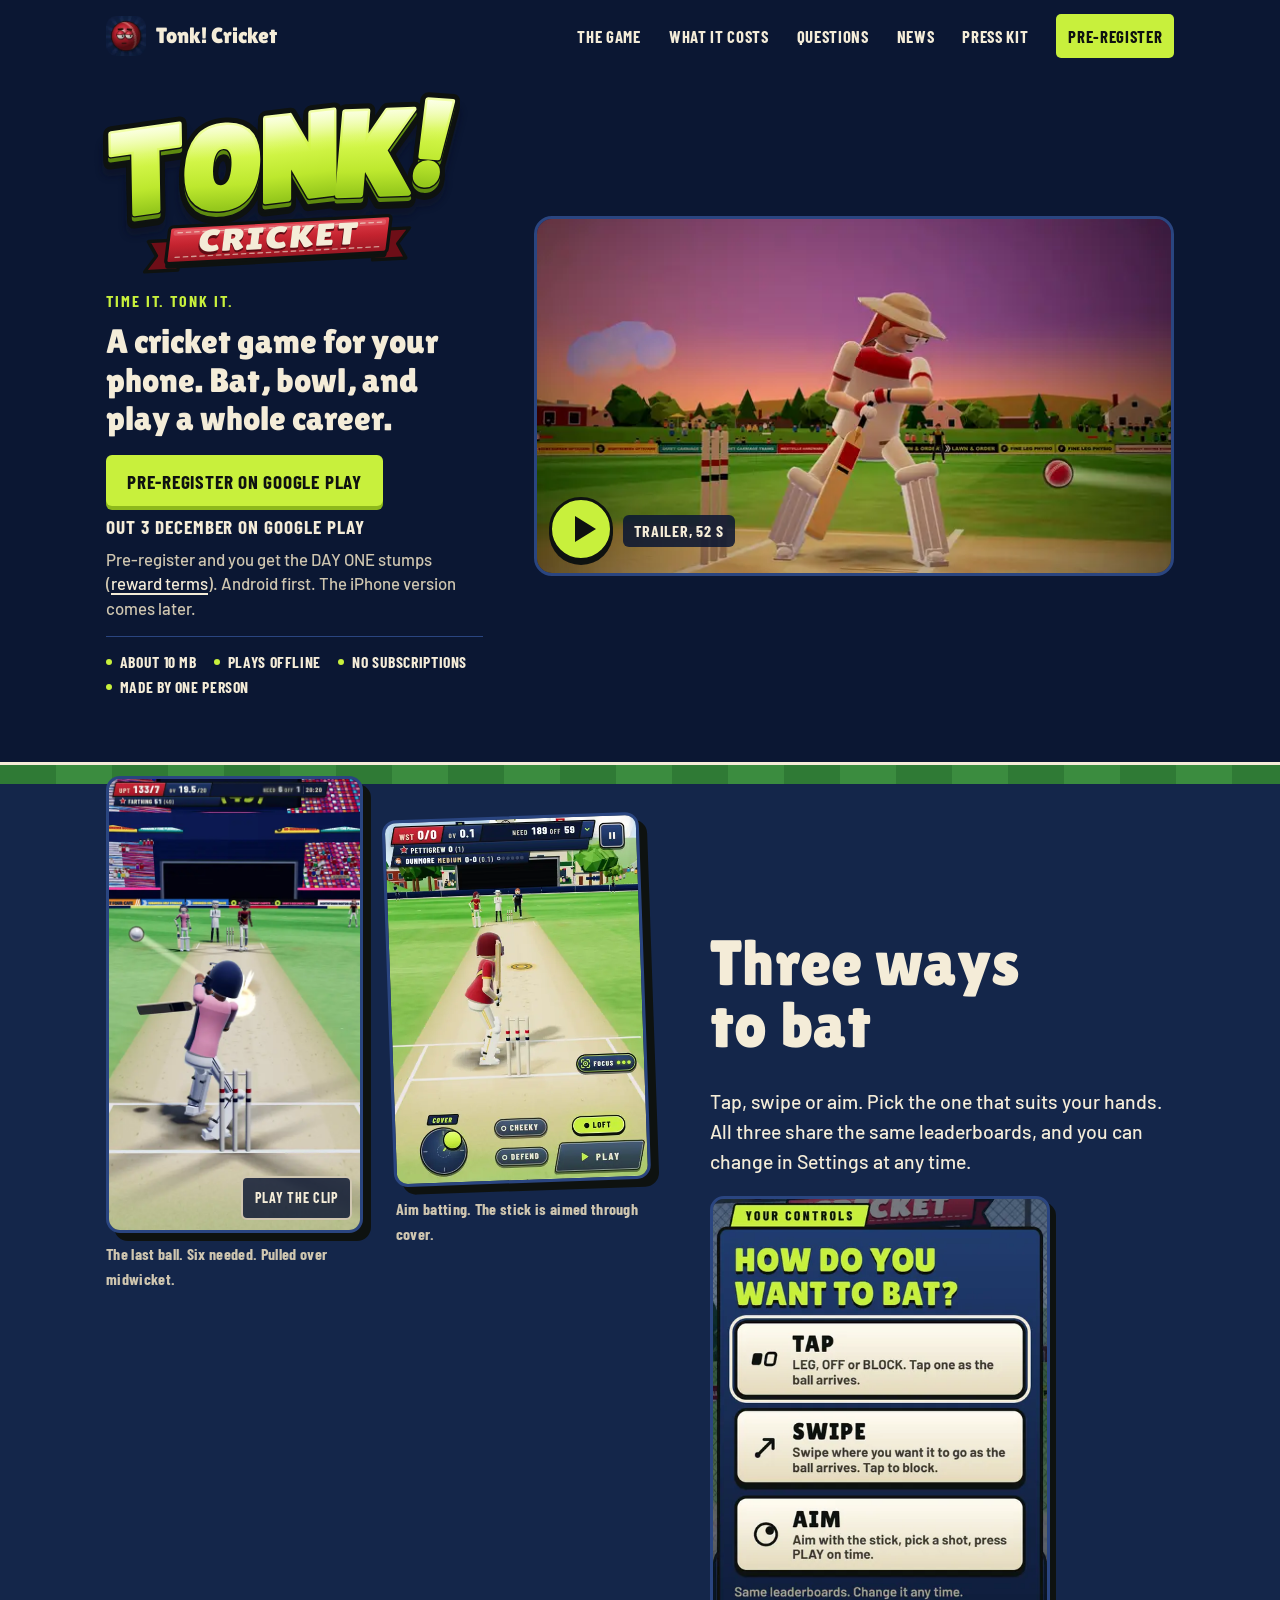
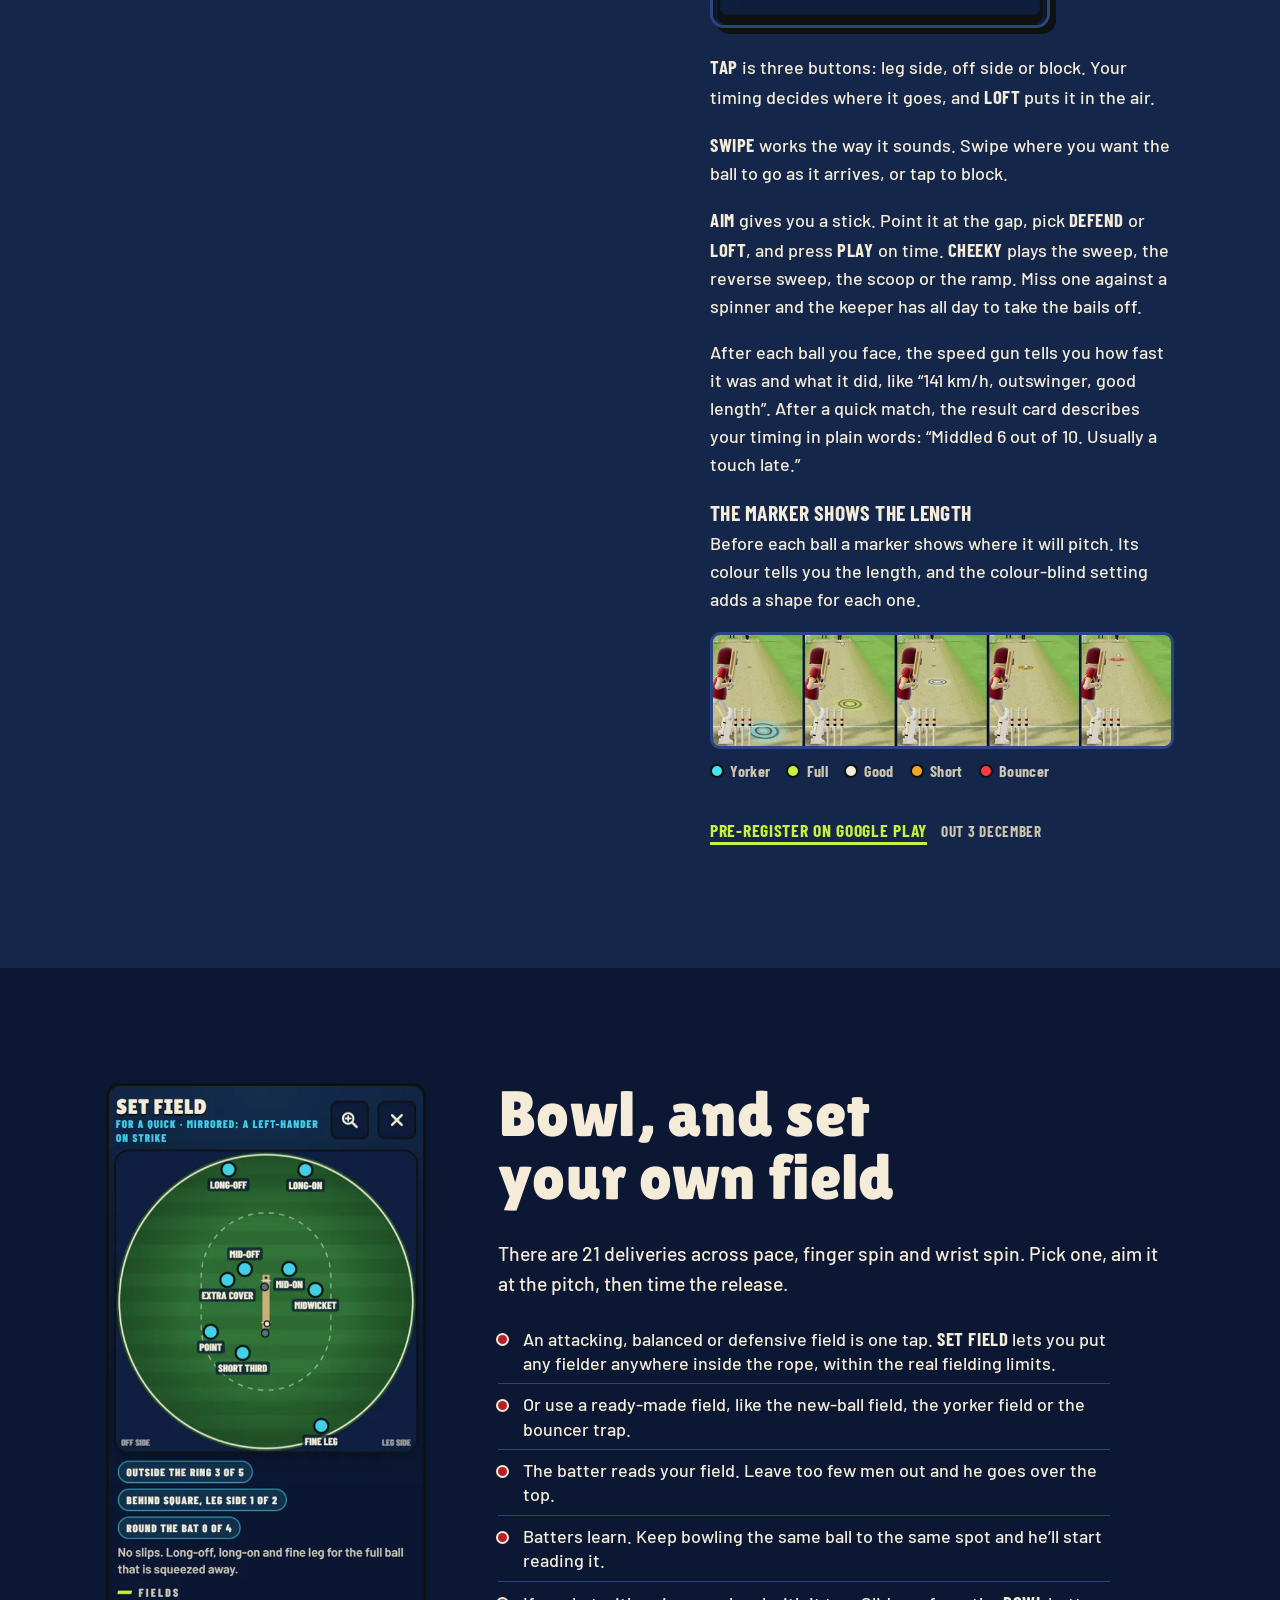
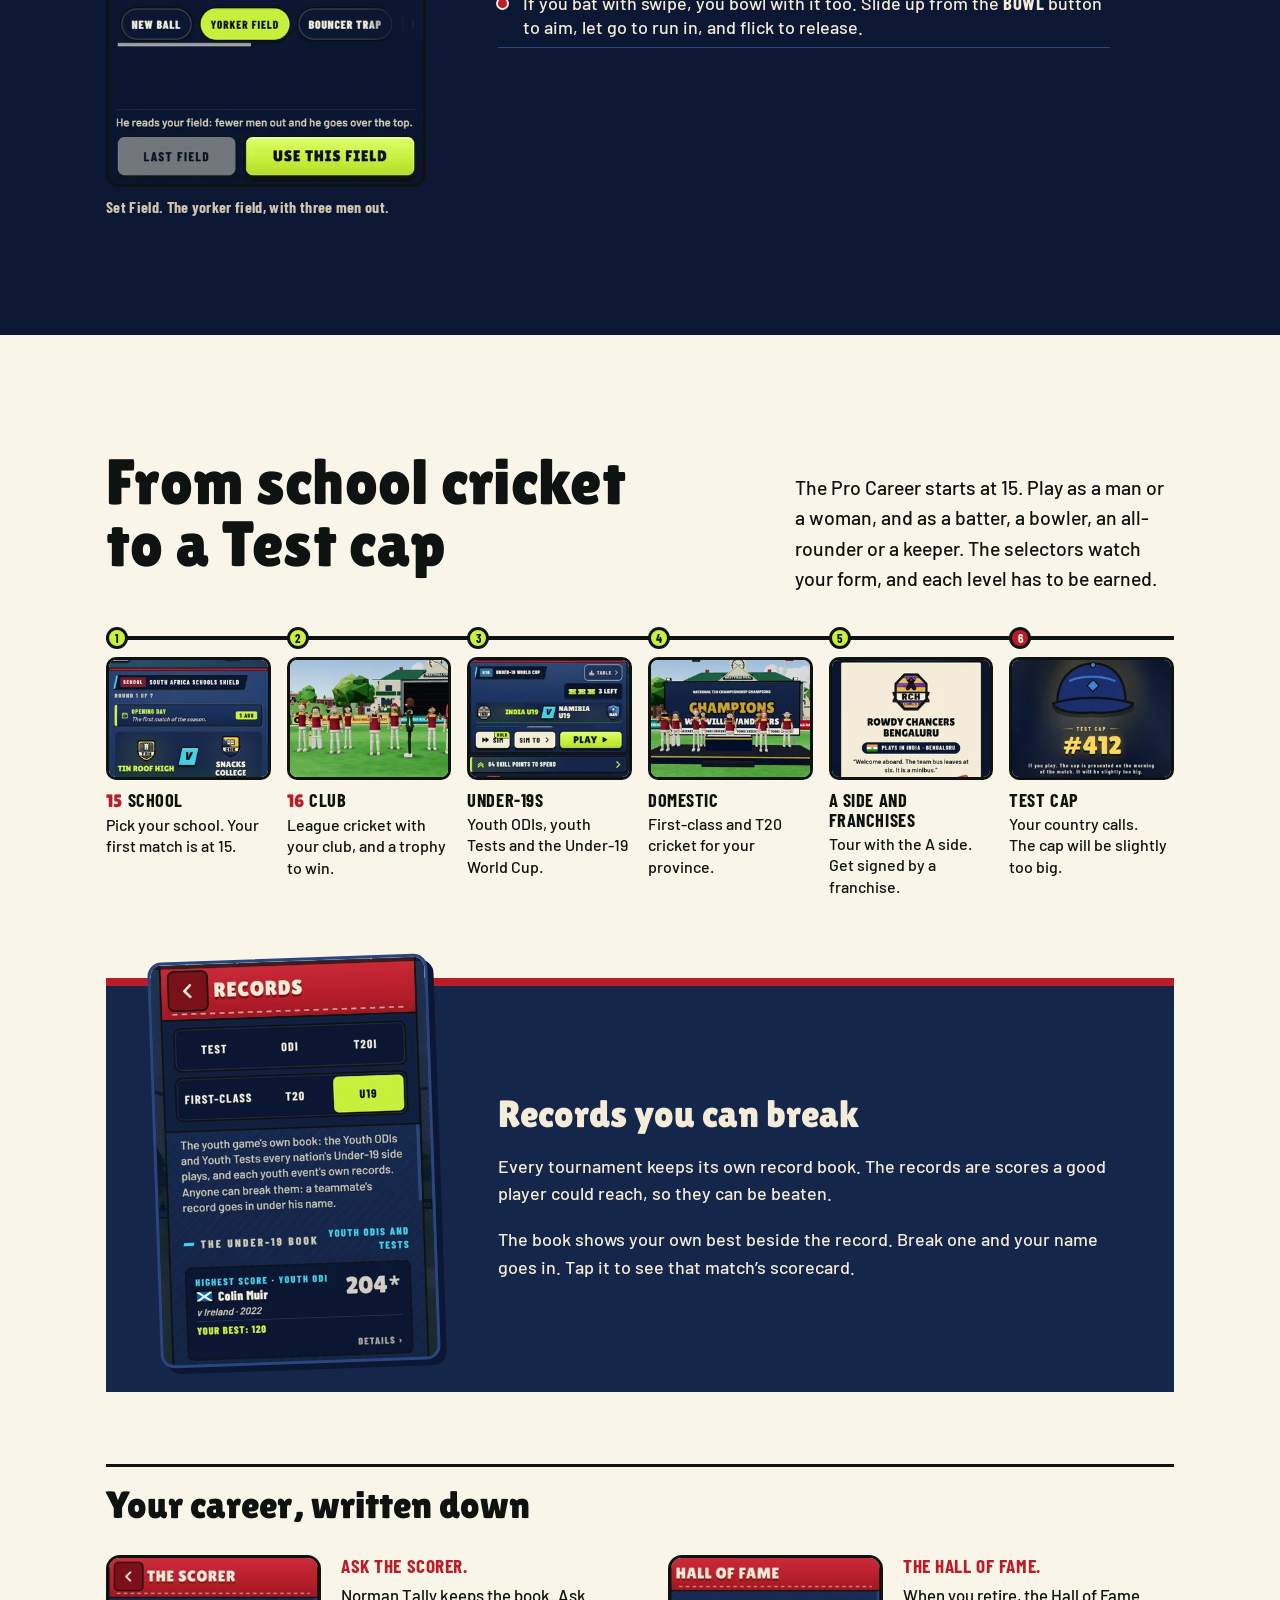
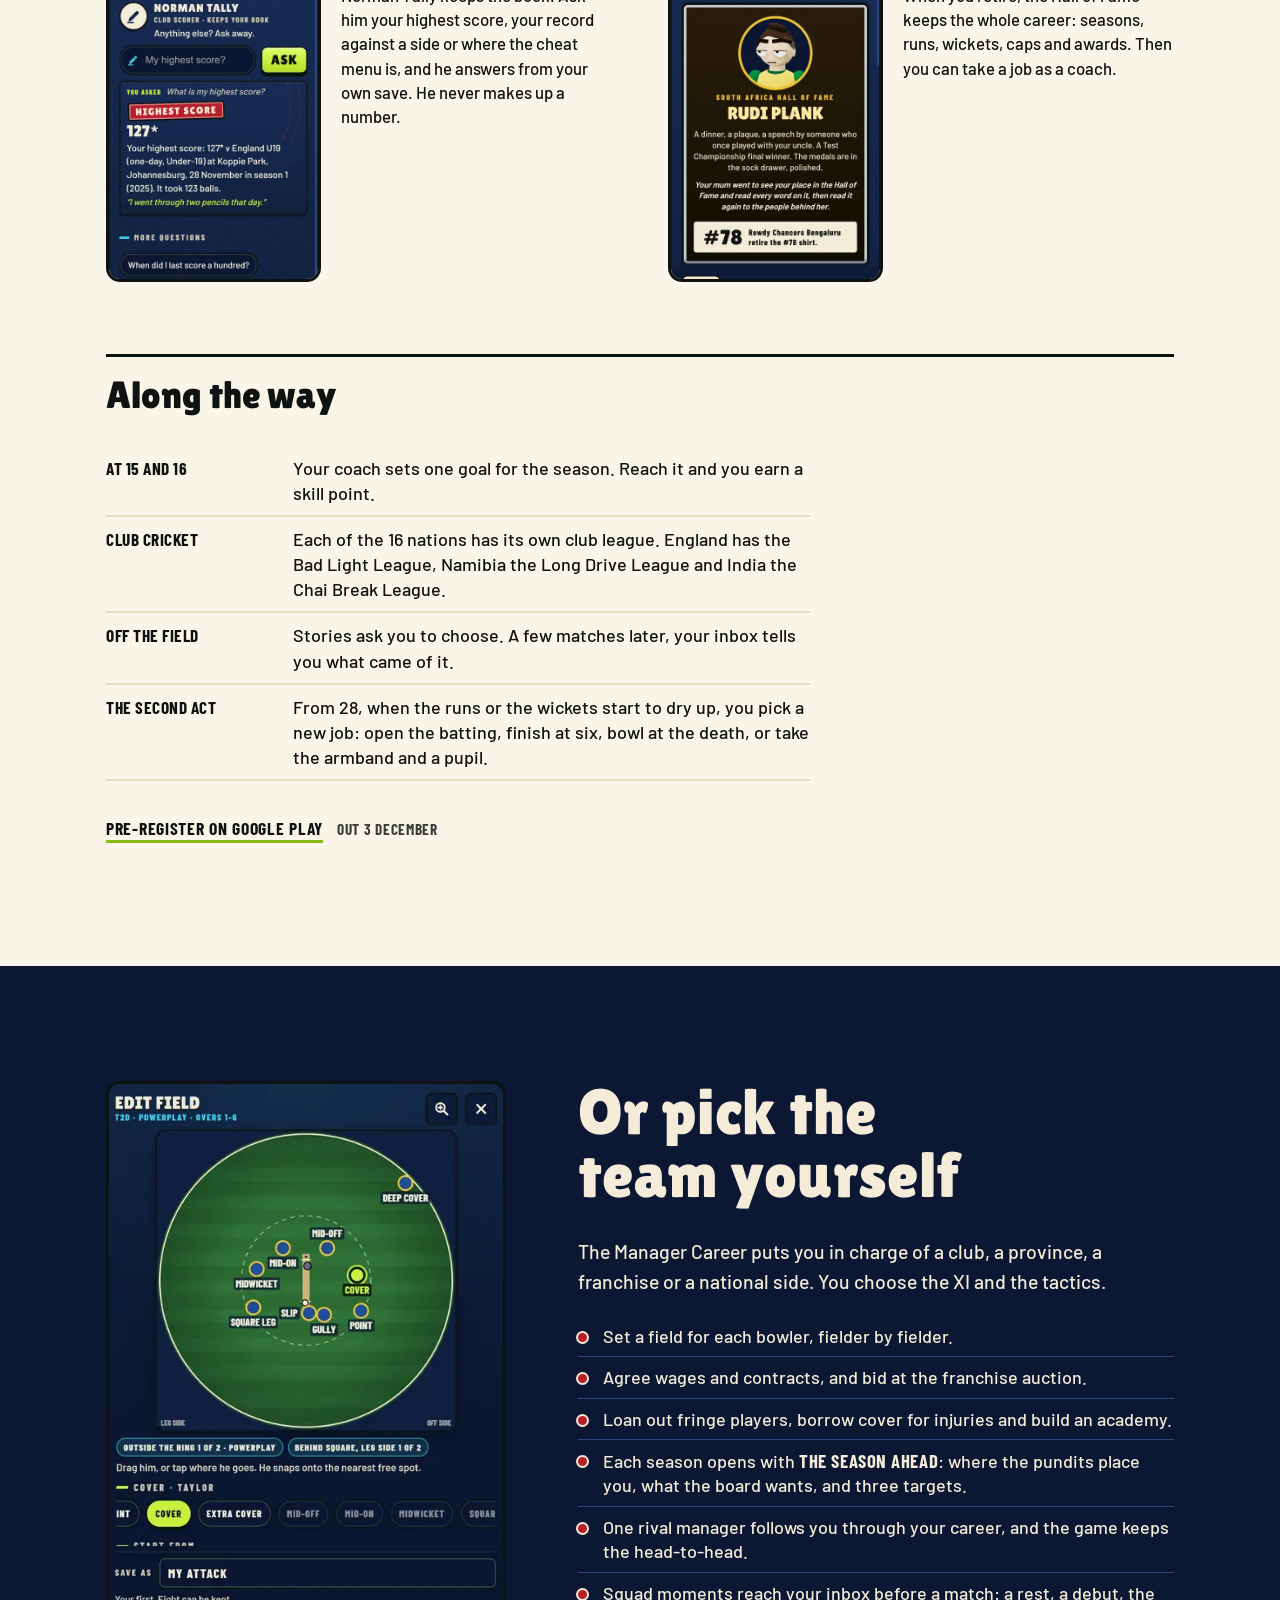
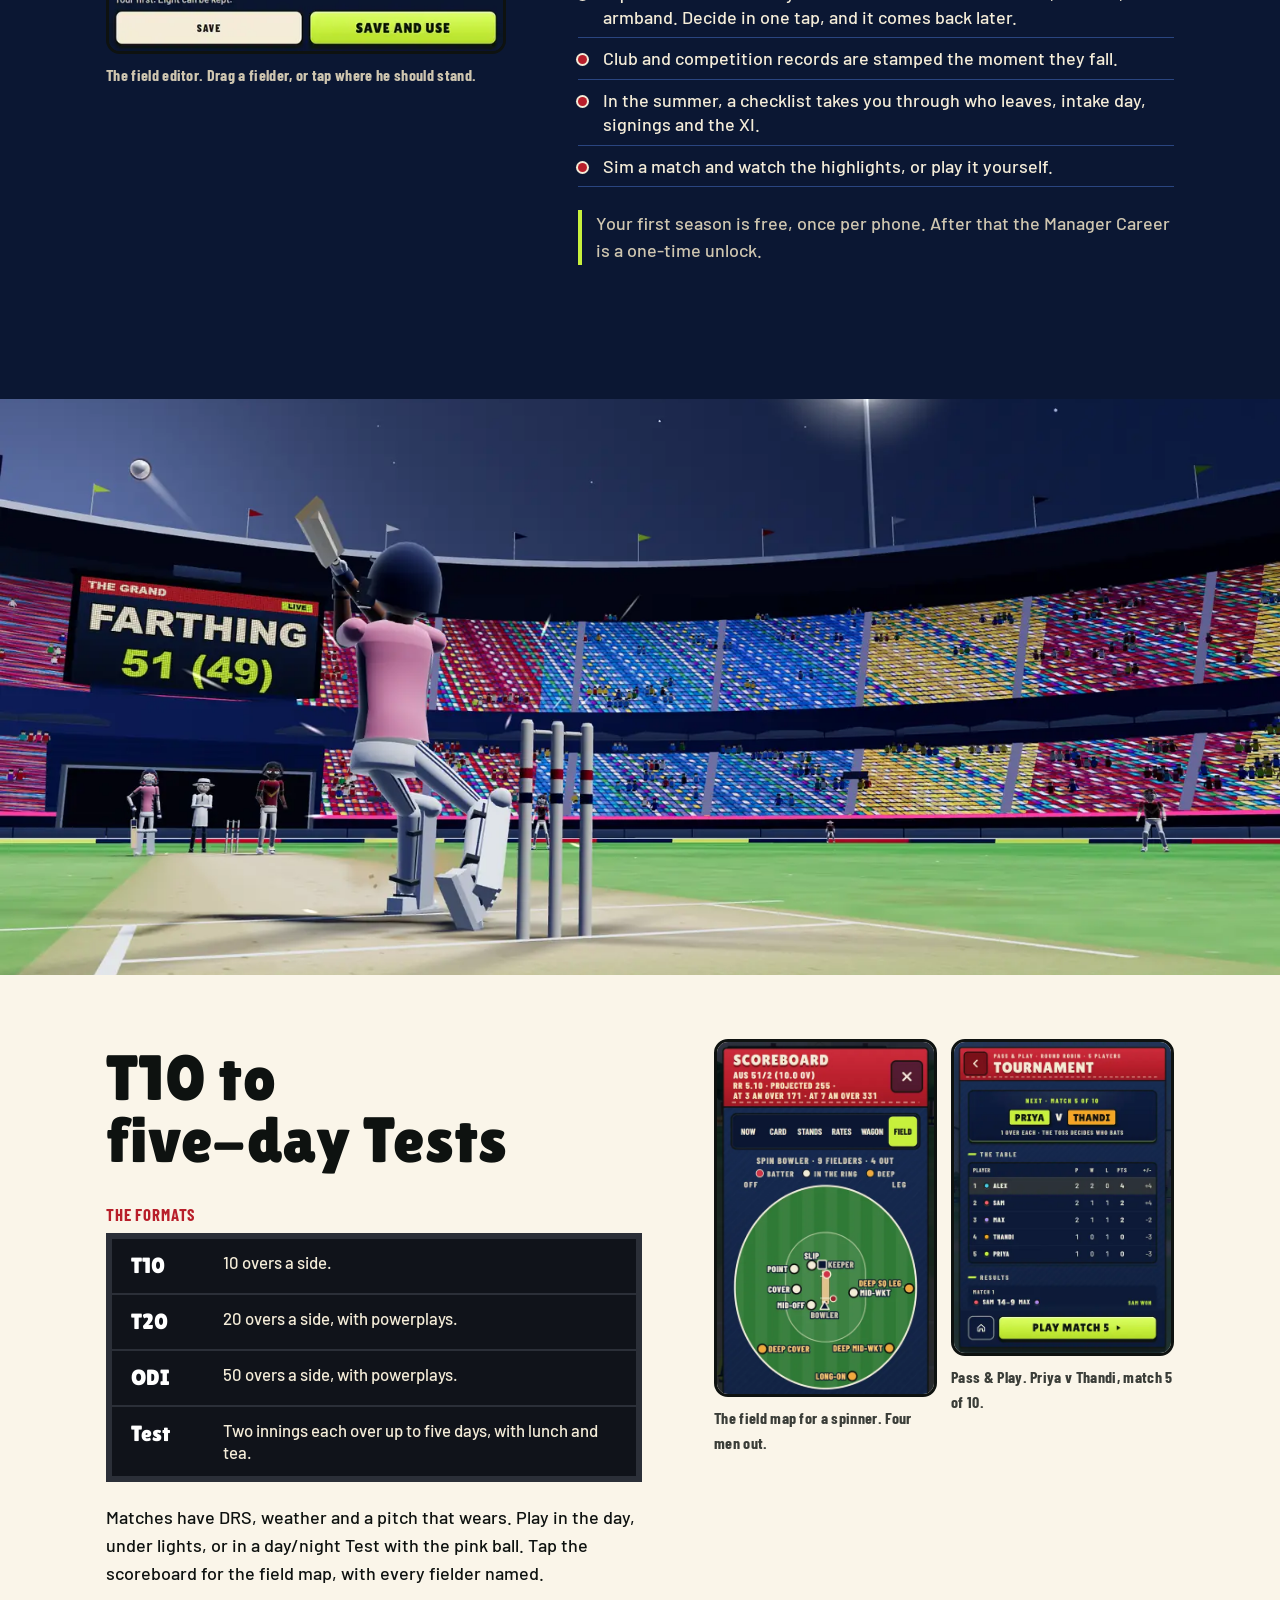
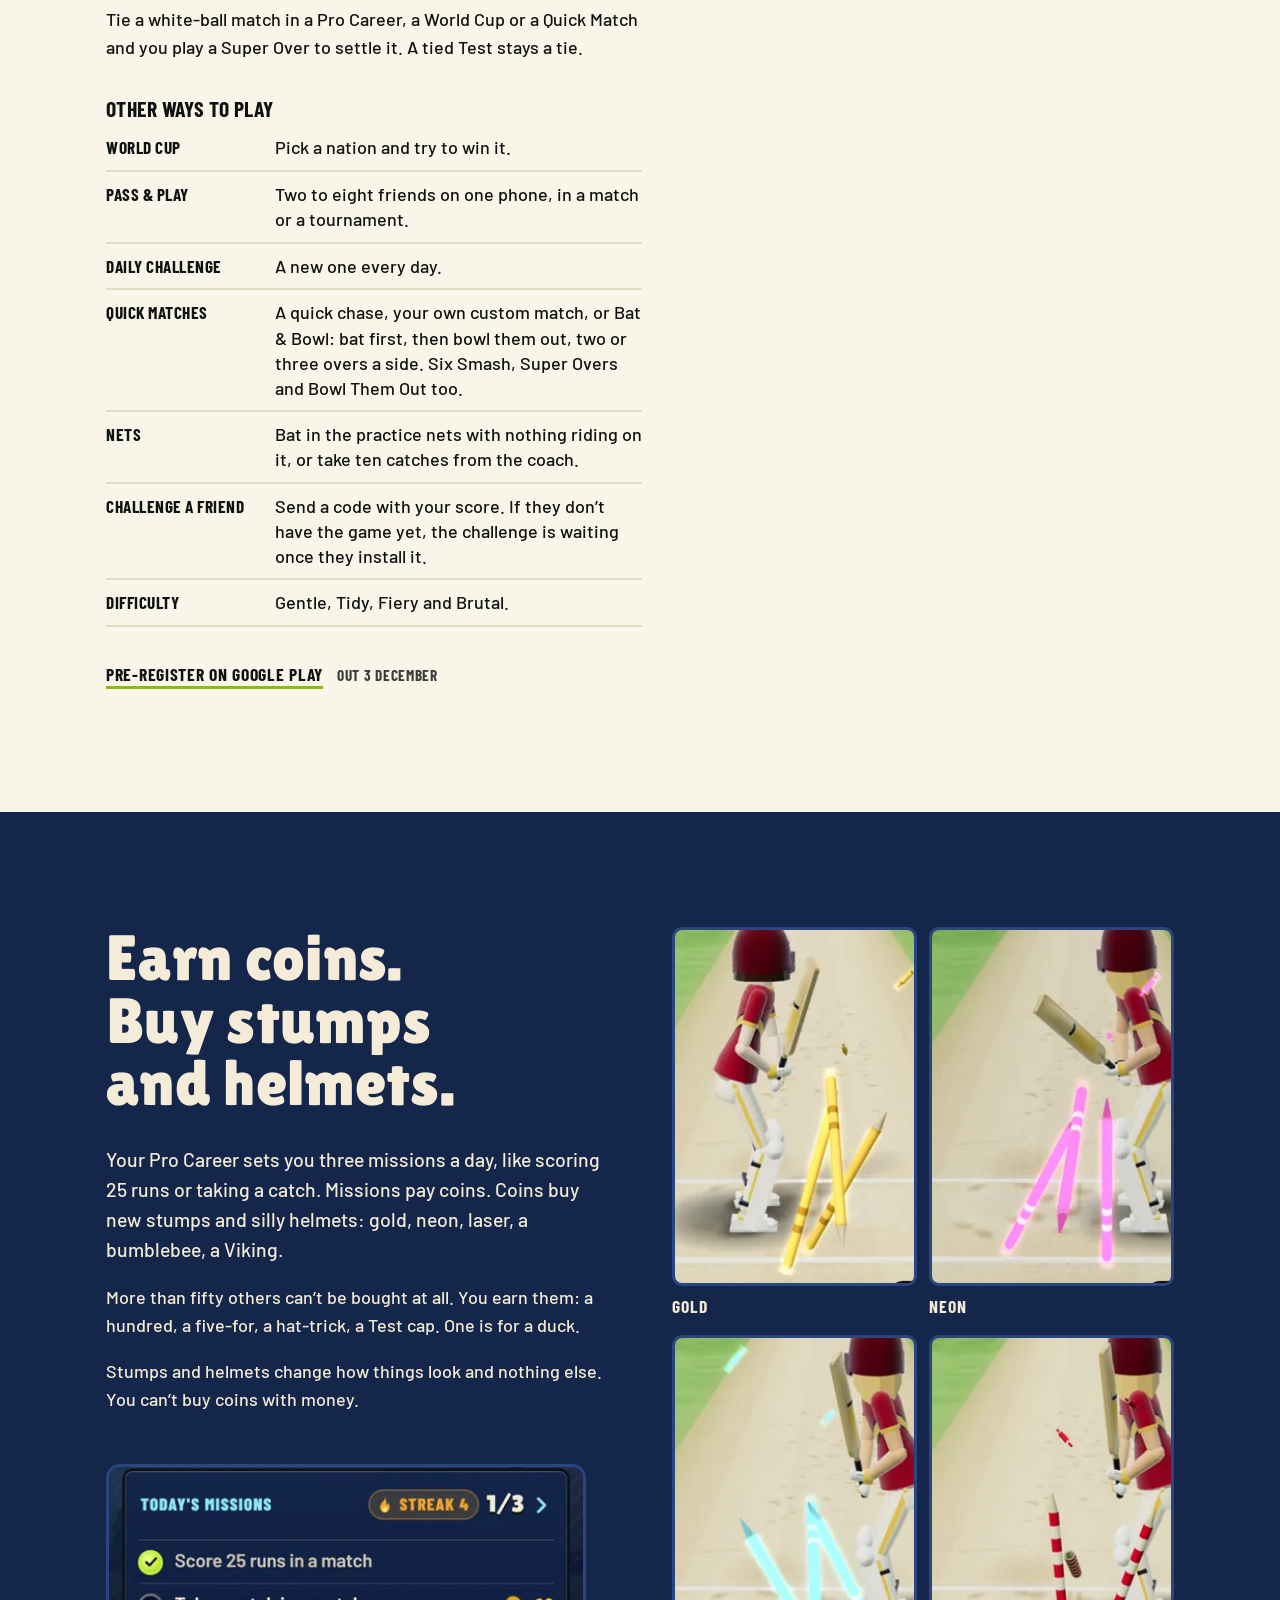
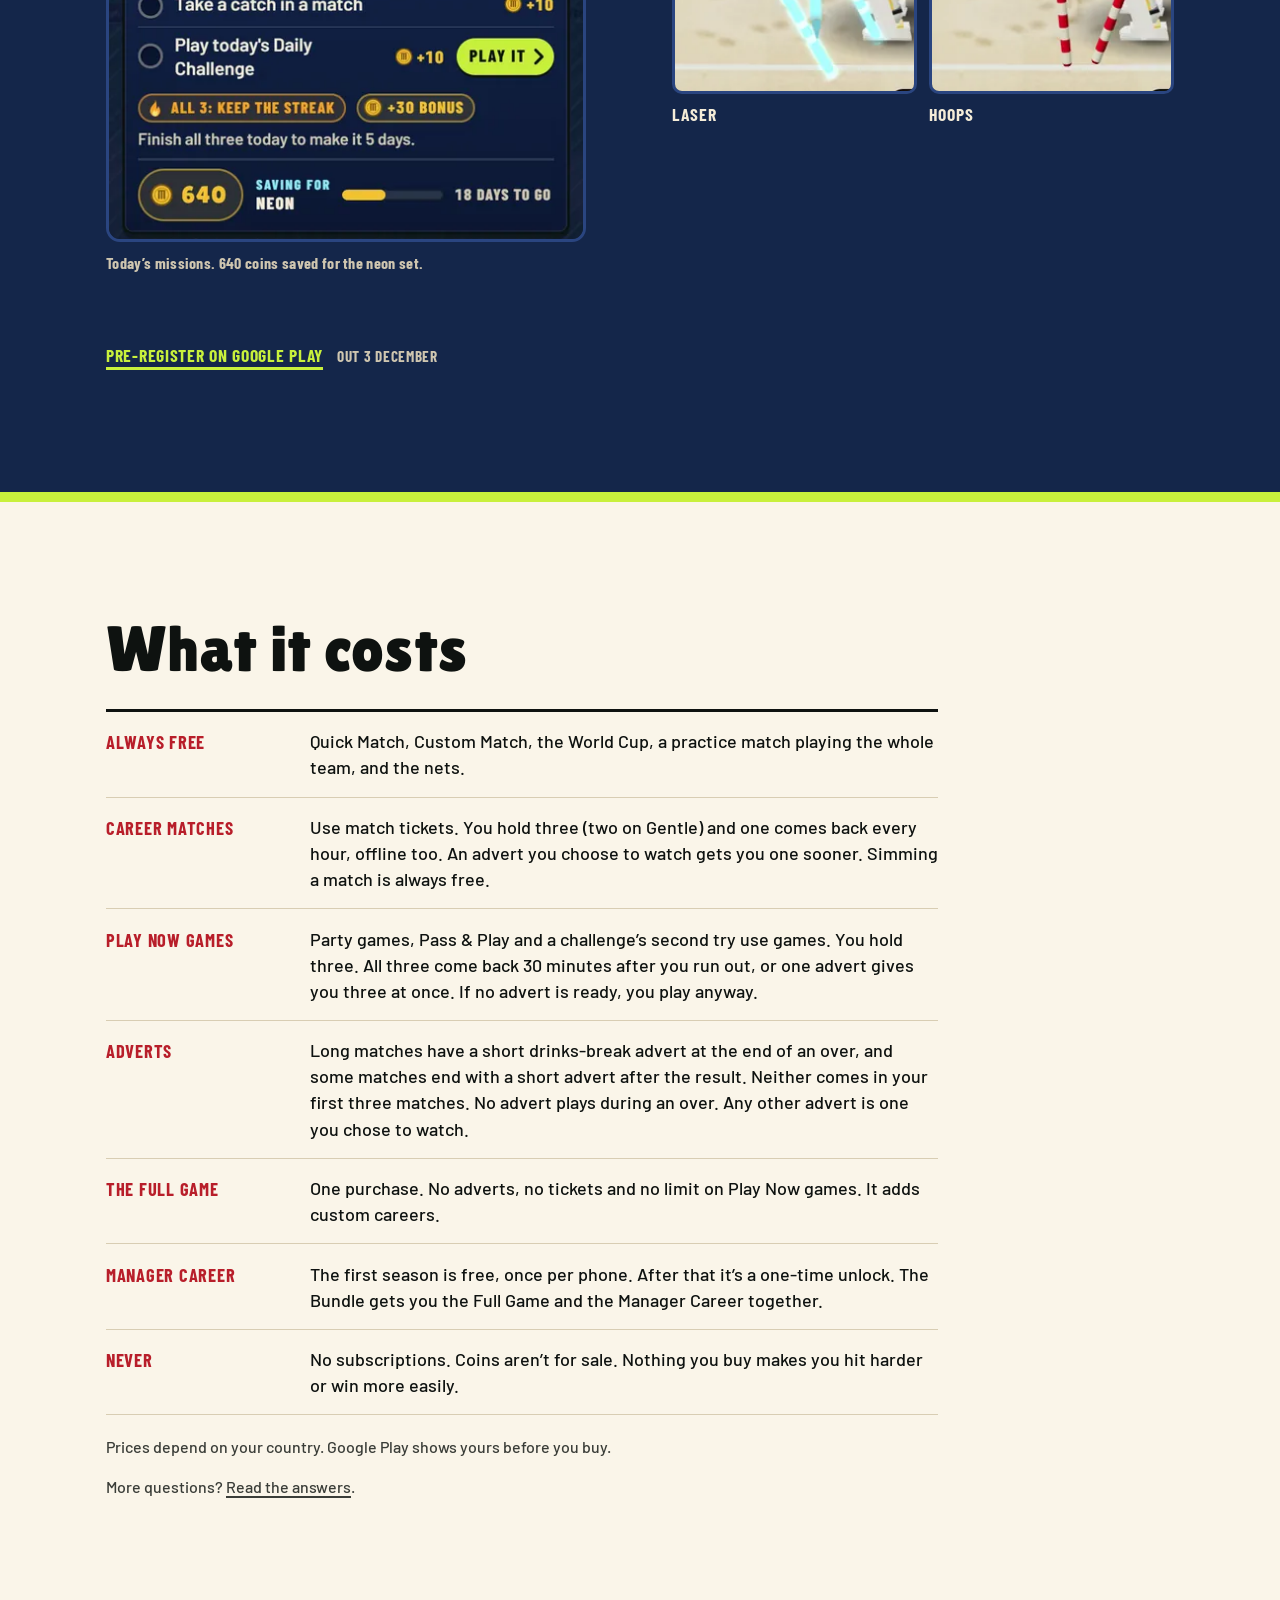
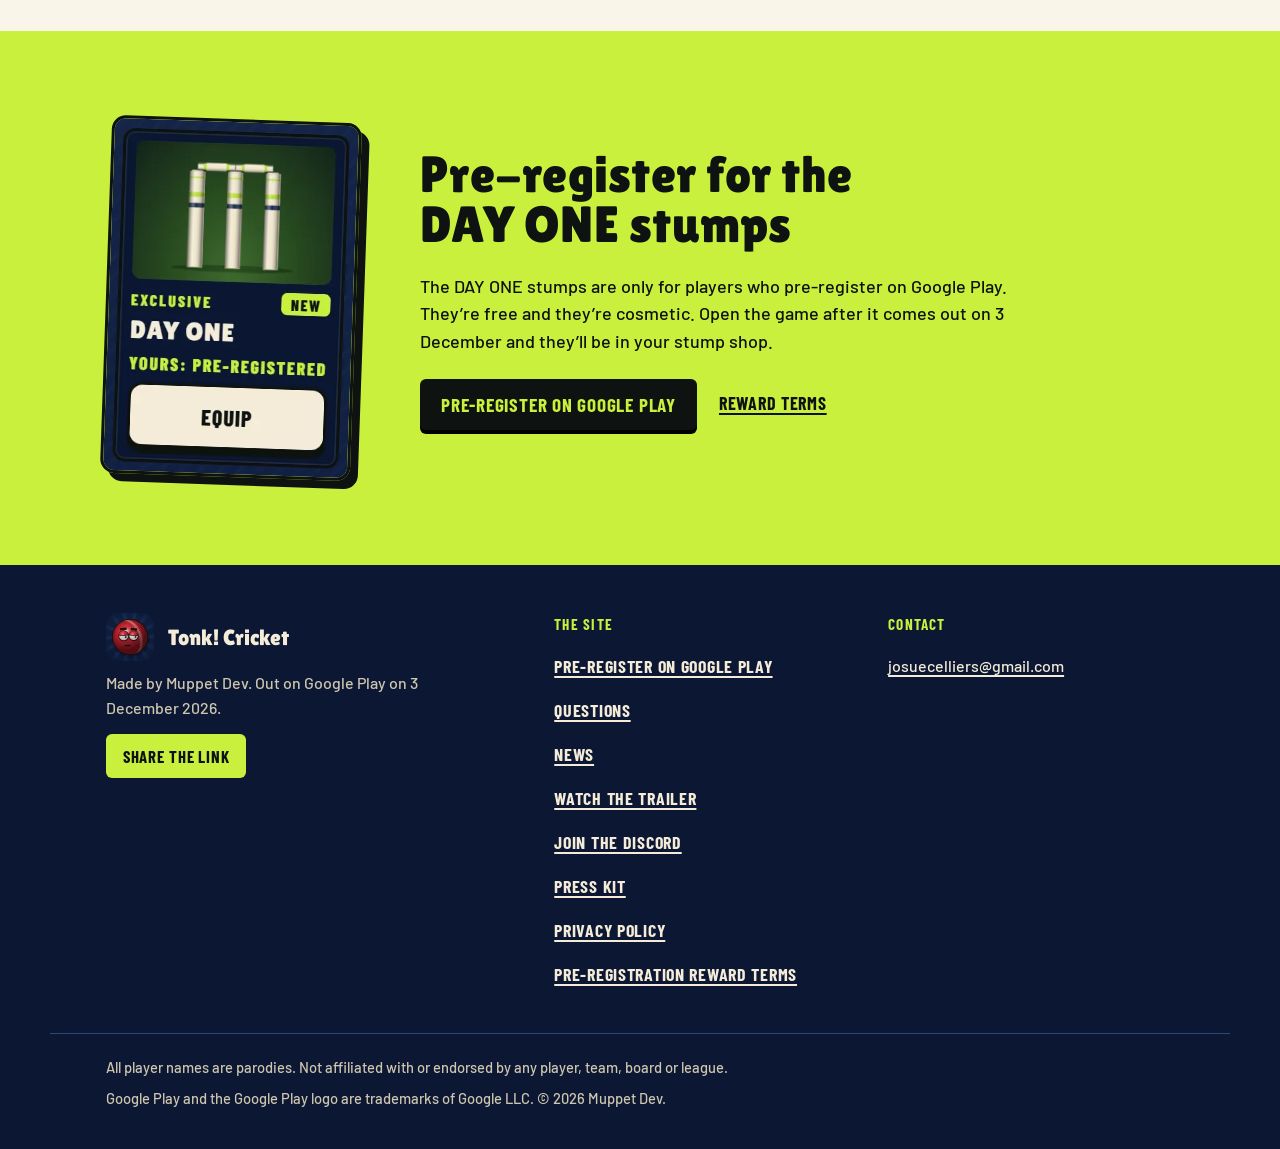
<file: index.html>
<!doctype html>
<html lang="en">
<head>
<meta charset="utf-8">
<meta name="viewport" content="width=device-width, initial-scale=1, viewport-fit=cover">
<title>Tonk! Cricket: a cricket career and manager game for Android</title>
<meta name="description" content="A cricket game for Android that plays offline. Bat and bowl in 3D, play a career from school to a Test cap, or run the team. Out 3 December on Google Play.">
<link rel="canonical" href="https://tonkcricket.com/">
<meta name="theme-color" content="#0B1733">
<meta property="og:type" content="website">
<meta property="og:site_name" content="Tonk! Cricket">
<meta property="og:title" content="Tonk! Cricket: out on Google Play on 3 December">
<meta property="og:description" content="A cricket career and manager game for Android that plays offline. Pre-register on Google Play for the DAY ONE stumps.">
<meta property="og:url" content="https://tonkcricket.com/">
<meta property="og:image" content="https://tonkcricket.com/img/share-2.jpg">
<meta property="og:image:width" content="1200">
<meta property="og:image:height" content="630">
<meta property="og:image:alt" content="A batter in a pink shirt hits a six into a floodlit stadium at night, with the Tonk! Cricket logo and the words Out 3 December on Google Play.">
<meta name="twitter:card" content="summary_large_image">
<meta name="twitter:title" content="Tonk! Cricket: out on Google Play on 3 December">
<meta name="twitter:description" content="A cricket career and manager game for Android that plays offline. Pre-register on Google Play for the DAY ONE stumps.">
<meta name="twitter:image" content="https://tonkcricket.com/img/share-2.jpg">
<meta name="twitter:image:alt" content="A batter in a pink shirt hits a six into a floodlit stadium at night, with the Tonk! Cricket logo and the words Out 3 December on Google Play.">
<link rel="icon" href="favicon.ico" sizes="48x48">
<link rel="icon" href="img/favicon-32.png" type="image/png" sizes="32x32">
<link rel="apple-touch-icon" href="apple-touch-icon.png">
<link rel="manifest" href="site.webmanifest">
<link rel="preload" href="fonts/lilita-one-400.woff2" as="font" type="font/woff2" crossorigin>
<link rel="preload" as="image" href="img/trailer-640.webp" imagesrcset="img/trailer-640.webp 640w, img/trailer-960.webp 960w" imagesizes="(min-width: 720px) 640px, 100vw" fetchpriority="high">
<link rel="stylesheet" href="site.css">
<script type="application/ld+json">
{
  "@context": "https://schema.org",
  "@type": ["VideoGame", "MobileApplication"],
  "name": "Tonk! Cricket",
  "url": "https://tonkcricket.com/",
  "description": "A cricket career and manager game for Android. Bat and bowl in 3D, play a Pro Career from school cricket at 15 to a Test cap, or pick the team in the Manager Career. T10, T20, ODI and Test cricket. Plays offline. Out on Google Play on 3 December 2026.",
  "datePublished": "2026-12-03",
  "installUrl": "https://play.google.com/store/apps/details?id=com.tonkcricket.game",
  "image": "https://tonkcricket.com/img/share-2.jpg",
  "screenshot": "https://tonkcricket.com/img/stick-720.webp",
  "genre": ["Sports", "Cricket"],
  "applicationCategory": "GameApplication",
  "operatingSystem": "Android",
  "gamePlatform": "Android",
  "inLanguage": "en",
  "author": { "@type": "Organization", "name": "Muppet Dev", "url": "https://tonkcricket.com/" },
  "publisher": { "@type": "Organization", "name": "Muppet Dev" },
  "offers": { "@type": "Offer", "price": "0", "priceCurrency": "USD" },
  "sameAs": [
    "https://play.google.com/store/apps/details?id=com.tonkcricket.game",
    "https://discord.gg/gzwzN5QbjR",
    "https://www.youtube.com/watch?v=je57xUyOyPU",
    "https://www.youtube.com/@MuppetDevS"
  ],
  "trailer": {
    "@type": "VideoObject",
    "name": "Tonk! Cricket trailer",
    "description": "52 seconds of the game: wickets, sixes and the run-up, cut to our own score.",
    "embedUrl": "https://www.youtube-nocookie.com/embed/je57xUyOyPU",
    "contentUrl": "https://www.youtube.com/watch?v=je57xUyOyPU",
    "thumbnailUrl": "https://tonkcricket.com/img/trailer-960.jpg",
    "uploadDate": "2026-11-16",
    "duration": "PT53S"
  }
}
</script>
</head>
<body>
<a class="skip" href="#main">Skip to the content</a>

<header class="top" aria-label="Site">
  <div class="wrap top-in">
    <a class="brand" href="./"><img src="img/icon-96.webp" width="40" height="40" alt="">Tonk! Cricket</a>
    <nav class="nav" aria-label="Main"><a class="nav-hide" href="#play">The game</a><a class="nav-hide" href="#cost">What it costs</a><a class="nav-hide" href="faq.html">Questions</a><a class="nav-hide" href="news.html">News</a><a href="press.html">Press kit</a><a class="nav-cta" href="https://play.google.com/store/apps/details?id=com.tonkcricket.game&amp;referrer=utm_source%3Dsite%26utm_medium%3Dweb%26utm_campaign%3Dprereg%26utm_content%3Dnav">Pre-register</a></nav>
  </div>
</header>

<main id="main">

<section class="hero" aria-labelledby="game-name">
  <div class="hero-in">
    <div class="hero-media">
      <a class="trailer" href="https://www.youtube.com/watch?v=je57xUyOyPU" data-yt="je57xUyOyPU" aria-label="Play the trailer (52 seconds)">
        <img src="img/trailer-640.webp" srcset="img/trailer-640.webp 640w, img/trailer-960.webp 960w" sizes="(min-width: 720px) 640px, 100vw" width="640" height="360" fetchpriority="high"
             alt="A batter in a sunhat plays the ball off his pads at dusk, with a village ground behind him.">
        <span class="play" aria-hidden="true"></span>
        <span class="trailer-len">Trailer, 52 s</span>
      </a>
    </div>
    <div class="hero-copy">
      <h1 id="game-name"><svg class="logo" viewBox="0 0 680 318" role="img" aria-label="Tonk! Cricket" focusable="false"><defs><g id="tcl-word"><path d="M0 0H124V38H83V150H41V38H0Z" transform="translate(-302.5 -76) rotate(-3 62 75)"></path><path d="M64 0C110 0 128 30 128 75C128 120 110 150 64 150C18 150 0 120 0 75C0 30 18 0 64 0ZM64 38C51 38 43 51 43 75C43 99 51 112 64 112C77 112 85 99 85 75C85 51 77 38 64 38Z" transform="translate(-165.5 -70) rotate(2 64 75)"></path><path d="M0 0H44L82 70V0H124V150H80L42 80V150H0Z" transform="translate(-23.5 -78) rotate(-2 62 75)"></path><path d="M0 0H42V56L77 0H126L79 72L129 150H78L42 94V150H0Z" transform="translate(113.5 -72) rotate(3 64.5 75)"></path><path d="M1 0H47L40 101H8ZM24 111C36 111 44 119 44 131C44 143 36 151 24 151C12 151 4 143 4 131C4 119 12 111 24 111Z" transform="translate(254.5 -81) rotate(9 24 75)"></path></g><clipPath id="tcl-clip"><path d="M0 0H124V38H83V150H41V38H0Z" transform="translate(-302.5 -76) rotate(-3 62 75)"></path><path d="M64 0C110 0 128 30 128 75C128 120 110 150 64 150C18 150 0 120 0 75C0 30 18 0 64 0ZM64 38C51 38 43 51 43 75C43 99 51 112 64 112C77 112 85 99 85 75C85 51 77 38 64 38Z" transform="translate(-165.5 -70) rotate(2 64 75)"></path><path d="M0 0H44L82 70V0H124V150H80L42 80V150H0Z" transform="translate(-23.5 -78) rotate(-2 62 75)"></path><path d="M0 0H42V56L77 0H126L79 72L129 150H78L42 94V150H0Z" transform="translate(113.5 -72) rotate(3 64.5 75)"></path><path d="M1 0H47L40 101H8ZM24 111C36 111 44 119 44 131C44 143 36 151 24 151C12 151 4 143 4 131C4 119 12 111 24 111Z" transform="translate(254.5 -81) rotate(9 24 75)"></path></clipPath><linearGradient id="tcl-face" x1="0" y1="0" x2="0" y2="1"><stop offset="0" stop-color="#F2FFA8"></stop><stop offset=".38" stop-color="#D4F74A"></stop><stop offset=".72" stop-color="#BDE82E"></stop><stop offset="1" stop-color="#95C81C"></stop></linearGradient><linearGradient id="tcl-gloss" x1="0" y1="0" x2="0" y2="1"><stop offset="0" stop-color="#FFFFFF" stop-opacity=".75"></stop><stop offset=".7" stop-color="#FFFFFF" stop-opacity=".12"></stop><stop offset="1" stop-color="#FFFFFF" stop-opacity="0"></stop></linearGradient><linearGradient id="tcl-rib" x1="0" y1="0" x2="0" y2="1"><stop offset="0" stop-color="#E4424F"></stop><stop offset=".5" stop-color="#C4232F"></stop><stop offset="1" stop-color="#951622"></stop></linearGradient><filter id="tcl-soft" x="-10%" y="-20%" width="120%" height="150%"><feGaussianBlur stdDeviation="7"></feGaussianBlur></filter></defs><g transform="translate(340 118) rotate(-5) skewX(-7)"><g filter="url(#tcl-soft)" opacity=".42"><use xlink:href="#tcl-word" y="24" fill="#07101F" stroke="#07101F" stroke-width="30" stroke-linejoin="round"></use></g><use xlink:href="#tcl-word" y="13" fill="#0E1210" stroke="#0E1210" stroke-width="27" stroke-linejoin="round"></use><use xlink:href="#tcl-word" y="6" fill="#0E1210" stroke="#0E1210" stroke-width="27" stroke-linejoin="round"></use><use xlink:href="#tcl-word" fill="#0E1210" stroke="#0E1210" stroke-width="27" stroke-linejoin="round"></use><use xlink:href="#tcl-word" y="9" fill="#5E8A10" stroke="#5E8A10" stroke-width="10" stroke-linejoin="round"></use><use xlink:href="#tcl-word" fill="#0E1210" stroke="#0E1210" stroke-width="14" stroke-linejoin="round"></use><use xlink:href="#tcl-word" fill="url(#tcl-face)" stroke="url(#tcl-face)" stroke-width="9" stroke-linejoin="round"></use><g clip-path="url(#tcl-clip)"><rect x="-320" y="-86" width="640" height="78" fill="url(#tcl-gloss)"></rect></g></g><g transform="translate(340 262) rotate(-3) skewX(-10)"><path d="M-236 -18H-176V36H-236L-218 9Z" fill="#6E0E17" stroke="#0E1210" stroke-width="6" stroke-linejoin="round" transform="translate(0 10)"></path><path d="M236 -18H176V36H236L218 9Z" fill="#6E0E17" stroke="#0E1210" stroke-width="6" stroke-linejoin="round" transform="translate(0 10)"></path><rect x="-200" y="-32" width="400" height="66" rx="6" fill="#0E1210" transform="translate(0 9)"></rect><rect x="-200" y="-32" width="400" height="66" rx="6" fill="url(#tcl-rib)" stroke="#0E1210" stroke-width="6" stroke-linejoin="round"></rect><rect x="-192" y="-26" width="384" height="10" rx="4" fill="#FFFFFF" opacity=".16"></rect><path d="M-184 -21H184M-184 23H184" stroke="#F4ECD8" stroke-opacity=".6" stroke-width="2.4" stroke-dasharray="8 7" stroke-linecap="round"></path><text x="0" y="20" text-anchor="middle" class="logo-cricket logo-cricket--sh" textLength="292" lengthAdjust="spacingAndGlyphs">CRICKET</text><text x="0" y="16" text-anchor="middle" class="logo-cricket" textLength="292" lengthAdjust="spacingAndGlyphs">CRICKET</text></g></svg></h1>
      <p class="tagline">Time it. Tonk it.</p>
      <p class="pitch">A cricket game for your phone. Bat, bowl, and play a whole career.</p>

      <div class="get">
        <a class="cta" href="https://play.google.com/store/apps/details?id=com.tonkcricket.game&amp;referrer=utm_source%3Dsite%26utm_medium%3Dweb%26utm_campaign%3Dprereg%26utm_content%3Dhero">Pre-register on Google Play</a>
        <p class="out">Out 3 December on Google Play</p>
      </div>
      <p class="get-note">Pre-register and you get the DAY ONE stumps (<a href="prereg-reward.html">reward terms</a>). Android first. The iPhone version comes later.</p>
      <p class="cred"><span>About 10 MB</span><span>Plays offline</span><span>No subscriptions</span><span>Made by one person</span></p>
    </div>
  </div>
  <div class="stripes" aria-hidden="true"></div>
</section>

<section class="sec sec--navy bat" id="play" aria-labelledby="bat-h">
  <div class="wrap bat-in">
    <div class="bat-media">
    <figure class="clip-card">
      <div class="clip-frame">
        <img src="img/hero-540.webp" srcset="img/hero-540.webp 540w, img/hero-810.webp 810w" sizes="(min-width: 720px) 270px, 66vw" width="540" height="960" loading="lazy" decoding="async"
             alt="A night match in the game. The last ball, with six needed to win (the score bar reads NEED 6 OFF 1), and the batter pulls it over midwicket for six.">
        <video muted loop playsinline preload="none" width="540" height="960" poster="img/hero-540.webp" data-src="media/hero-six.mp4" aria-hidden="true" tabindex="-1"></video>
        <button class="clip-btn" type="button" hidden>Pause the clip</button>
      </div>
      <figcaption>The last ball. Six needed. Pulled over midwicket.</figcaption>
    </figure>
    <figure class="bat-shot">
      <img class="shot" src="img/stick-480.webp" srcset="img/stick-480.webp 480w, img/stick-720.webp 720w" sizes="(min-width: 720px) 270px, 66vw" width="480" height="690" loading="lazy" decoding="async"
           alt="Batting with the AIM controls. The batter waits at the crease, the stick at the bottom left is aimed at cover, and the CHEEKY, DEFEND, LOFT and PLAY buttons sit beside it.">
      <figcaption>Aim batting. The stick is aimed through cover.</figcaption>
    </figure>
    </div>
    <div class="bat-copy">
      <h2 id="bat-h">Three ways to bat</h2>
      <p class="lead">Tap, swipe or aim. Pick the one that suits your hands. All three share the same leaderboards, and you can change in Settings at any time.</p>
      <figure class="schemes">
        <img class="shot" src="img/schemes-480.webp" srcset="img/schemes-480.webp 480w, img/schemes-656.webp 656w" sizes="(min-width: 720px) 340px, 76vw" width="480" height="612" loading="lazy" decoding="async"
             alt="The game's card that asks HOW DO YOU WANT TO BAT? It has three choices. TAP: leg, off or block, tap one as the ball arrives. SWIPE: swipe where you want it to go as the ball arrives, tap to block. AIM: aim with the stick, pick a shot, press PLAY on time.">
      </figure>
      <p><span class="ui">Tap</span> is three buttons: leg side, off side or block. Your timing decides where it goes, and <span class="ui">Loft</span> puts it in the air.</p>
      <p><span class="ui">Swipe</span> works the way it sounds. Swipe where you want the ball to go as it arrives, or tap to block.</p>
      <p><span class="ui">Aim</span> gives you a stick. Point it at the gap, pick <span class="ui">Defend</span> or <span class="ui">Loft</span>, and press <span class="ui">Play</span> on time. <span class="ui">Cheeky</span> plays the sweep, the reverse sweep, the scoop or the ramp. Miss one against a spinner and the keeper has all day to take the bails off.</p>
      <p>After each ball you face, the speed gun tells you how fast it was and what it did, like &ldquo;141 km/h, outswinger, good length&rdquo;. After a quick match, the result card describes your timing in plain words: &ldquo;Middled 6 out of 10. Usually a touch late.&rdquo;</p>
      <h3 class="sub" id="marker-h">The marker shows the length</h3>
      <p>Before each ball a marker shows where it will pitch. Its colour tells you the length, and the colour-blind setting adds a shape for each one.</p>
      <figure class="len-strip">
        <img src="img/lengths-720.webp" srcset="img/lengths-720.webp 720w, img/lengths-1080.webp 1080w" sizes="(min-width: 860px) 640px, 92vw" width="720" height="175" loading="lazy" decoding="async"
             alt="Five frames from the game, one per length: a cyan marker at the batter's feet for a yorker, lime for full, cream for a good length, amber for short and red for a bouncer.">
        <figcaption class="len-key"><span><i style="--c:#44E4F4"></i>Yorker</span><span><i style="--c:#C8F03C"></i>Full</span><span><i style="--c:#F4ECD8"></i>Good</span><span><i style="--c:#F5A524"></i>Short</span><span><i style="--c:#FF3A44"></i>Bouncer</span></figcaption>
      </figure>
    <p class="again"><a href="https://play.google.com/store/apps/details?id=com.tonkcricket.game&amp;referrer=utm_source%3Dsite%26utm_medium%3Dweb%26utm_campaign%3Dprereg%26utm_content%3Dbatting">Pre-register on Google Play</a><span>Out 3 December</span></p>
    </div>
  </div>
</section>

<section class="sec mgr bowl" aria-labelledby="bowl-h">
  <div class="wrap mgr-in">
    <figure class="mgr-shot">
      <img class="shot" src="img/setfield-480.webp" srcset="img/setfield-480.webp 480w, img/setfield-540.webp 540w" sizes="(min-width: 720px) 400px, 66vw" width="480" height="1066" loading="lazy" decoding="async"
           alt="The SET FIELD screen, open while bowling. A round field from above with each fielder named, the YORKER FIELD chosen, counters for the fielding rules and a USE THIS FIELD button.">
      <figcaption>Set Field. The yorker field, with three men out.</figcaption>
    </figure>
    <div class="mgr-copy">
      <h2 id="bowl-h">Bowl, and set your own field</h2>
      <p class="lead">There are 21 deliveries across pace, finger spin and wrist spin. Pick one, aim it at the pitch, then time the release.</p>
      <ul class="plain">
        <li>An attacking, balanced or defensive field is one tap. <span class="ui">Set Field</span> lets you put any fielder anywhere inside the rope, within the real fielding limits.</li>
        <li>Or use a ready-made field, like the new-ball field, the yorker field or the bouncer trap.</li>
        <li>The batter reads your field. Leave too few men out and he goes over the top.</li>
        <li>Batters learn. Keep bowling the same ball to the same spot and he&rsquo;ll start reading it.</li>
        <li>If you bat with swipe, you bowl with it too. Slide up from the <span class="ui">Bowl</span> button to aim, let go to run in, and flick to release.</li>
      </ul>
    </div>
  </div>
</section>

<section class="sec sec--cream career" aria-labelledby="career-h">
  <div class="wrap">
    <div class="career-head">
      <h2 id="career-h">From school cricket to a Test cap</h2>
      <p class="lead">The Pro Career starts at 15. Play as a man or a woman, and as a batter, a bowler, an all-rounder or a keeper. The selectors watch your form, and each level has to be earned.</p>
    </div>
    <ol class="ladder" aria-label="The Pro Career, in order">
      <li>
        <img src="img/step-school-240.webp" srcset="img/step-school-240.webp 240w, img/step-school-360.webp 360w" sizes="(min-width: 1000px) 180px, (min-width: 640px) 30vw, 58vw" width="240" height="180" loading="lazy" decoding="async" alt="A school fixture in the game, Tin Roof High against Snacks College in the South Africa Schools Shield.">
        <p class="step"><span class="age">15</span>School</p>
        <p>Pick your school. Your first match is at 15.</p>
      </li>
      <li>
        <img src="img/step-club-240.webp" srcset="img/step-club-240.webp 240w, img/step-club-360.webp 360w" sizes="(min-width: 1000px) 180px, (min-width: 640px) 30vw, 58vw" width="240" height="180" loading="lazy" decoding="async" alt="A club side lifting a trophy on the outfield in front of the pavilion.">
        <p class="step"><span class="age">16</span>Club</p>
        <p>League cricket with your club, and a trophy to win.</p>
      </li>
      <li>
        <img src="img/step-u19-240.webp" srcset="img/step-u19-240.webp 240w, img/step-u19-360.webp 360w" sizes="(min-width: 1000px) 180px, (min-width: 640px) 30vw, 58vw" width="240" height="180" loading="lazy" decoding="async" alt="The career hub at the Under-19 World Cup, India U19 against Namibia U19 next.">
        <p class="step">Under-19s</p>
        <p>Youth ODIs, youth Tests and the Under-19 World Cup.</p>
      </li>
      <li>
        <img src="img/step-domestic-240.webp" srcset="img/step-domestic-240.webp 240w, img/step-domestic-360.webp 360w" sizes="(min-width: 1000px) 180px, (min-width: 640px) 30vw, 58vw" width="240" height="180" loading="lazy" decoding="async" alt="A domestic side on a stage under a screen reading National T20 Championship Champions.">
        <p class="step">Domestic</p>
        <p>First-class and T20 cricket for your province.</p>
      </li>
      <li>
        <img src="img/step-franchise-240.webp" srcset="img/step-franchise-240.webp 240w, img/step-franchise-360.webp 360w" sizes="(min-width: 1000px) 180px, (min-width: 640px) 30vw, 58vw" width="240" height="180" loading="lazy" decoding="async" alt="A franchise signing card. Rowdy Chancers Bengaluru, plays in India, with the line: Welcome aboard. The team bus leaves at six. It is a minibus.">
        <p class="step">A side and franchises</p>
        <p>Tour with the A side. Get signed by a franchise.</p>
      </li>
      <li>
        <img src="img/step-cap-240.webp" srcset="img/step-cap-240.webp 240w, img/step-cap-360.webp 360w" sizes="(min-width: 1000px) 180px, (min-width: 640px) 30vw, 58vw" width="240" height="180" loading="lazy" decoding="async" alt="The Test cap screen, a navy cap above the words TEST CAP #412.">
        <p class="step">Test cap</p>
        <p>Your country calls. The cap will be slightly too big.</p>
      </li>
    </ol>

    <div class="records">
      <img class="shot" src="img/records-u19-400.webp" srcset="img/records-u19-400.webp 400w, img/records-u19-600.webp 600w" sizes="(min-width: 720px) 300px, 70vw" width="400" height="584" loading="lazy" decoding="async"
           alt="The Under-19 record book. Highest score in a youth ODI, 204 not out by Colin Muir against Ireland in 2022, with your best of 120 underneath, and best bowling, 8 for 24.">
      <div class="records-copy">
        <h3>Records you can break</h3>
        <p>Every tournament keeps its own record book. The records are scores a good player could reach, so they can be beaten.</p>
        <p>The book shows your own best beside the record. Break one and your name goes in. Tap it to see that match&rsquo;s scorecard.</p>
      </div>
    </div>
    <div class="written">
      <h3 id="written-h">Your career, written down</h3>
      <div class="written-grid">
        <figure class="written-item">
          <img class="shot" src="img/scorer-480.webp" srcset="img/scorer-480.webp 480w, img/scorer-720.webp 720w" sizes="(min-width: 560px) 215px, 66vw" width="480" height="738" loading="lazy" decoding="async"
               alt="The scorer screen. Norman Tally, club scorer, has been asked: What is my highest score? His answer: 127 not out against England Under-19s, off 123 balls, with the line: I went through two pencils that day.">
          <figcaption><strong>Ask the scorer.</strong> Norman Tally keeps the book. Ask him your highest score, your record against a side or where the cheat menu is, and he answers from your own save. He never makes up a number.</figcaption>
        </figure>
        <figure class="written-item">
          <img class="shot" src="img/hof-480.webp" srcset="img/hof-480.webp 480w, img/hof-720.webp 720w" sizes="(min-width: 560px) 215px, 66vw" width="480" height="738" loading="lazy" decoding="async"
               alt="The Hall of Fame screen. A retired player, Rudi Plank, in the South Africa Hall of Fame, with the line: A dinner, a plaque, a speech by someone who once played with your uncle. His franchise retires the number 78 shirt.">
          <figcaption><strong>The Hall of Fame.</strong> When you retire, the Hall of Fame keeps the whole career: seasons, runs, wickets, caps and awards. Then you can take a job as a coach.</figcaption>
        </figure>
      </div>
    </div>
    <div class="written along">
      <h3 id="along-h">Along the way</h3>
      <dl class="modes">
        <div><dt>At 15 and 16</dt><dd>Your coach sets one goal for the season. Reach it and you earn a skill point.</dd></div>
        <div><dt>Club cricket</dt><dd>Each of the 16 nations has its own club league. England has the Bad Light League, Namibia the Long Drive League and India the Chai Break League.</dd></div>
        <div><dt>Off the field</dt><dd>Stories ask you to choose. A few matches later, your inbox tells you what came of it.</dd></div>
        <div><dt>The second act</dt><dd>From 28, when the runs or the wickets start to dry up, you pick a new job: open the batting, finish at six, bowl at the death, or take the armband and a pupil.</dd></div>
      </dl>
    </div>
    <p class="again"><a href="https://play.google.com/store/apps/details?id=com.tonkcricket.game&amp;referrer=utm_source%3Dsite%26utm_medium%3Dweb%26utm_campaign%3Dprereg%26utm_content%3Dcareer">Pre-register on Google Play</a><span>Out 3 December</span></p>
  </div>
</section>

<section class="sec mgr" aria-labelledby="mgr-h">
  <div class="wrap mgr-in">
    <figure class="mgr-shot">
      <img class="shot" src="img/field-480.webp" srcset="img/field-480.webp 480w, img/field-720.webp 720w" sizes="(min-width: 900px) 400px, 88vw" width="480" height="690" loading="lazy" decoding="async"
           alt="The Manager Career's field editor. A round field from above with each fielder as a dot, cover selected, and buttons to save the field.">
      <figcaption>The field editor. Drag a fielder, or tap where he should stand.</figcaption>
    </figure>
    <div class="mgr-copy">
      <h2 id="mgr-h">Or pick the team yourself</h2>
      <p class="lead">The Manager Career puts you in charge of a club, a province, a franchise or a national side. You choose the XI and the tactics.</p>
      <ul class="plain">
        <li>Set a field for each bowler, fielder by fielder.</li>
        <li>Agree wages and contracts, and bid at the franchise auction.</li>
        <li>Loan out fringe players, borrow cover for injuries and build an academy.</li>
        <li>Each season opens with <span class="ui">The Season Ahead</span>: where the pundits place you, what the board wants, and three targets.</li>
        <li>One rival manager follows you through your career, and the game keeps the head-to-head.</li>
        <li>Squad moments reach your inbox before a match: a rest, a debut, the armband. Decide in one tap, and it comes back later.</li>
        <li>Club and competition records are stamped the moment they fall.</li>
        <li>In the summer, a checklist takes you through who leaves, intake day, signings and the XI.</li>
        <li>Sim a match and watch the highlights, or play it yourself.</li>
      </ul>
      <p class="note">Your first season is free, once per phone. After that the Manager Career is a one-time unlock.</p>
    </div>
  </div>
</section>

<section class="formats" aria-labelledby="formats-h">
  <figure class="formats-wide">
    <img src="img/night-960.webp" srcset="img/night-960.webp 960w, img/night-1600.webp 1600w, img/night-2048.webp 2048w" sizes="100vw" width="2048" height="1000" loading="lazy" decoding="async"
         alt="A floodlit stadium at night. The batter has just hit the ball high towards the stands, and the big screen shows his score, 51 off 49 balls.">
  </figure>
  <div class="wrap formats-in">
    <div class="formats-copy">
      <h2 id="formats-h">T10 to <span class="nw">five-day</span> Tests</h2>
      <table class="board">
        <caption>The formats</caption>
        <tbody>
          <tr><th scope="row">T10</th><td>10 overs a side.</td></tr>
          <tr><th scope="row">T20</th><td>20 overs a side, with powerplays.</td></tr>
          <tr><th scope="row">ODI</th><td>50 overs a side, with powerplays.</td></tr>
          <tr><th scope="row">Test</th><td>Two innings each over up to five days, with lunch and tea.</td></tr>
        </tbody>
      </table>
      <p>Matches have DRS, weather and a pitch that wears. Play in the day, under lights, or in a day/night Test with the pink ball. Tap the scoreboard for the field map, with every fielder named.</p>
      <p>Tie a white-ball match in a Pro Career, a World Cup or a Quick Match and you play a Super Over to settle it. A tied Test stays a tie.</p>
      <h3 class="sub">Other ways to play</h3>
      <dl class="modes">
        <div><dt>World Cup</dt><dd>Pick a nation and try to win it.</dd></div>
        <div><dt>Pass &amp; Play</dt><dd>Two to eight friends on one phone, in a match or a tournament.</dd></div>
        <div><dt>Daily challenge</dt><dd>A new one every day.</dd></div>
        <div><dt>Quick matches</dt><dd>A quick chase, your own custom match, or Bat &amp; Bowl: bat first, then bowl them out, two or three overs a side. Six Smash, Super Overs and Bowl Them Out too.</dd></div>
        <div><dt>Nets</dt><dd>Bat in the practice nets with nothing riding on it, or take ten catches from the coach.</dd></div>
        <div><dt>Challenge a friend</dt><dd>Send a code with your score. If they don&rsquo;t have the game yet, the challenge is waiting once they install it.</dd></div>
        <div><dt>Difficulty</dt><dd>Gentle, Tidy, Fiery and Brutal.</dd></div>
      </dl>
      <p class="again"><a href="https://play.google.com/store/apps/details?id=com.tonkcricket.game&amp;referrer=utm_source%3Dsite%26utm_medium%3Dweb%26utm_campaign%3Dprereg%26utm_content%3Dformats">Pre-register on Google Play</a><span>Out 3 December</span></p>
    </div>
    <div class="pair">
      <figure>
        <img class="shot" src="img/fieldmap-480.webp" srcset="img/fieldmap-480.webp 480w, img/fieldmap-640.webp 640w" sizes="(min-width: 900px) 220px, 44vw" width="480" height="780" loading="lazy" decoding="async"
             alt="The field map during a match. A spin bowler's field of nine, each fielder labelled, from slip and point to deep cover and long-on.">
        <figcaption>The field map for a spinner. Four men out.</figcaption>
      </figure>
      <figure>
        <img class="shot" src="img/pnp-480.webp" srcset="img/pnp-480.webp 480w, img/pnp-720.webp 720w" sizes="(min-width: 900px) 220px, 44vw" width="480" height="690" loading="lazy" decoding="async"
             alt="A Pass and Play round-robin tournament for five players. The table, the results so far and the next match, Priya against Thandi.">
        <figcaption>Pass &amp; Play. Priya v Thandi, match 5 of 10.</figcaption>
      </figure>
    </div>
  </div>
</section>

<section class="sec sec--navy stumps" aria-labelledby="stumps-h">
  <div class="wrap stumps-in">
    <div class="stumps-copy">
      <h2 id="stumps-h">Earn coins. Buy stumps and helmets.</h2>
        <p class="lead">Your Pro Career sets you three missions a day, like scoring 25 runs or taking a catch. Missions pay coins. Coins buy new stumps and silly helmets: gold, neon, laser, a bumblebee, a Viking.</p>
        <p>More than fifty others can&rsquo;t be bought at all. You earn them: a hundred, a five-for, a hat-trick, a Test cap. One is for a duck.</p>
        <p>Stumps and helmets change how things look and nothing else. You can&rsquo;t buy coins with money.</p>
    </div>
    <ul class="stump-row" aria-label="Four of the stump sets, each just knocked over in a match">
      <li><img src="img/stumps-gold-230.webp" srcset="img/stumps-gold-230.webp 230w, img/stumps-gold-345.webp 345w" sizes="(min-width: 860px) 230px, 42vw" width="230" height="340" loading="lazy" decoding="async" alt="Gold stumps flying after the batter is bowled."><span>Gold</span></li>
      <li><img src="img/stumps-neon-230.webp" srcset="img/stumps-neon-230.webp 230w, img/stumps-neon-345.webp 345w" sizes="(min-width: 860px) 230px, 42vw" width="230" height="340" loading="lazy" decoding="async" alt="Glowing pink neon stumps knocked over."><span>Neon</span></li>
      <li><img src="img/stumps-laser-230.webp" srcset="img/stumps-laser-230.webp 230w, img/stumps-laser-345.webp 345w" sizes="(min-width: 860px) 230px, 42vw" width="230" height="340" loading="lazy" decoding="async" alt="Glowing cyan laser stumps knocked over."><span>Laser</span></li>
      <li><img src="img/stumps-hoops-230.webp" srcset="img/stumps-hoops-230.webp 230w, img/stumps-hoops-345.webp 345w" sizes="(min-width: 860px) 230px, 42vw" width="230" height="340" loading="lazy" decoding="async" alt="Red and white hooped stumps knocked over."><span>Hoops</span></li>
    </ul>
    <figure class="missions">
      <img class="shot" src="img/missions-480.webp" srcset="img/missions-480.webp 480w, img/missions-720.webp 720w" sizes="(min-width: 720px) 480px, 92vw" width="480" height="377" loading="lazy" decoding="async"
           alt="Today's missions in the Pro Career. Score 25 runs in a match is done, take a catch and play the daily challenge are still to go, with a 30-coin bonus for all three and 640 coins saved towards the neon stumps.">
      <figcaption>Today&rsquo;s missions. 640 coins saved for the neon set.</figcaption>
    </figure>
    <p class="again stumps-again"><a href="https://play.google.com/store/apps/details?id=com.tonkcricket.game&amp;referrer=utm_source%3Dsite%26utm_medium%3Dweb%26utm_campaign%3Dprereg%26utm_content%3Dstumps">Pre-register on Google Play</a><span>Out 3 December</span></p>
  </div>
</section>

<section class="sec cost" id="cost" aria-labelledby="cost-h">
  <div class="wrap">
    <h2 id="cost-h">What it costs</h2>
    <dl class="ledger">
      <div><dt>Always free</dt><dd>Quick Match, Custom Match, the World Cup, a practice match playing the whole team, and the nets.</dd></div>
      <div><dt>Career matches</dt><dd>Use match tickets. You hold three (two on Gentle) and one comes back every hour, offline too. An advert you choose to watch gets you one sooner. Simming a match is always free.</dd></div>
      <div><dt>Play Now games</dt><dd>Party games, Pass &amp; Play and a challenge&rsquo;s second try use games. You hold three. All three come back 30 minutes after you run out, or one advert gives you three at once. If no advert is ready, you play anyway.</dd></div>
      <div><dt>Adverts</dt><dd>Long matches have a short drinks-break advert at the end of an over, and some matches end with a short advert after the result. Neither comes in your first three matches. No advert plays during an over. Any other advert is one you chose to watch.</dd></div>
      <div><dt>The Full Game</dt><dd>One purchase. No adverts, no tickets and no limit on Play Now games. It adds custom careers.</dd></div>
      <div><dt>Manager Career</dt><dd>The first season is free, once per phone. After that it&rsquo;s a one-time unlock. The Bundle gets you the Full Game and the Manager Career together.</dd></div>
      <div><dt>Never</dt><dd>No subscriptions. Coins aren&rsquo;t for sale. Nothing you buy makes you hit harder or win more easily.</dd></div>
    </dl>
    <p class="small">Prices depend on your country. Google Play shows yours before you buy.</p>
    <p class="small">More questions? <a href="faq.html">Read the answers</a>.</p>
  </div>
</section>

<section class="prereg" aria-labelledby="prereg-h">
  <div class="wrap prereg-in">
    <img class="dayone" src="img/dayone-328.webp" width="328" height="473" loading="lazy" decoding="async"
         alt="The DAY ONE stumps in the game's stump shop. Cream stumps with lime and navy bands, marked EXCLUSIVE and YOURS: PRE-REGISTERED.">
    <div>
      <h2 id="prereg-h">Pre-register for the DAY ONE stumps</h2>
      <p>The DAY ONE stumps are only for players who pre-register on Google Play. They&rsquo;re free and they&rsquo;re cosmetic. Open the game after it comes out on 3 December and they&rsquo;ll be in your stump shop.</p>
      <p class="prereg-go"><a class="cta cta--ink" href="https://play.google.com/store/apps/details?id=com.tonkcricket.game&amp;referrer=utm_source%3Dsite%26utm_medium%3Dweb%26utm_campaign%3Dprereg%26utm_content%3Dband">Pre-register on Google Play</a> <a class="terms" href="prereg-reward.html">Reward terms</a></p>
    </div>
  </div>
</section>

</main>

<footer class="foot foot--bar">
  <div class="wrap foot-grid">
    <div class="foot-brand">
      <p class="maker"><img src="img/icon-96.webp" width="48" height="48" alt="">Tonk! Cricket</p>
      <p>Made by Muppet Dev. Out on Google Play on 3 December 2026.</p>
      <div class="share" hidden>
        <button type="button">Share the link</button>
        <output aria-live="polite"></output>
      </div>
    </div>
    <nav class="foot-col" aria-label="Footer">
      <p class="foot-h">The site</p>
      <ul class="foot-links">
        <li><a href="https://play.google.com/store/apps/details?id=com.tonkcricket.game&amp;referrer=utm_source%3Dsite%26utm_medium%3Dweb%26utm_campaign%3Dprereg%26utm_content%3Dfooter">Pre-register on Google Play</a></li>
        <li><a href="faq.html">Questions</a></li>
        <li><a href="news.html">News</a></li>
        <li><a href="https://www.youtube.com/watch?v=je57xUyOyPU" rel="noopener">Watch the trailer</a></li>
        <li><a href="https://discord.gg/gzwzN5QbjR" rel="noopener">Join the Discord</a></li>
        <li><a href="press.html">Press kit</a></li>
        <li><a href="privacy.html">Privacy policy</a></li>
        <li><a href="prereg-reward.html">Pre-registration reward terms</a></li>
      </ul>
    </nav>
    <div class="foot-col">
      <p class="foot-h">Contact</p>
      <p><a href="mailto:josuecelliers@gmail.com">josuecelliers@gmail.com</a></p>
    </div>
  </div>
  <div class="wrap foot-legal">
    <p class="legal">All player names are parodies. Not affiliated with or endorsed by any player, team, board or league.</p>
    <p class="legal">Google Play and the Google Play logo are trademarks of Google LLC. &copy; 2026 Muppet Dev.</p>
  </div>
</footer>

<div class="stick" hidden>
  <a class="cta" href="https://play.google.com/store/apps/details?id=com.tonkcricket.game&amp;referrer=utm_source%3Dsite%26utm_medium%3Dweb%26utm_campaign%3Dprereg%26utm_content%3Dsticky">Pre-register on Google Play</a>
  <span>Out 3 Dec</span>
</div>

<script>
(function () {
  // The trailer: nothing loads until the visitor presses play, then our own MP4 plays here. Without JavaScript the link opens YouTube.
  var tr = document.querySelector('a.trailer[data-yt]');
  if (tr) {
    tr.addEventListener('click', function (e) {
      if (e.metaKey || e.ctrlKey || e.shiftKey || e.button) return;
      e.preventDefault();
      // (16 Nov: the trailer plays from this site. YouTube's embed asked some phones to "sign in to confirm you're not a
      // bot"; our own MP4 plays everywhere. Nothing loads until the tap.)
      var box = document.createElement('div'), f = document.createElement('video');
      box.className = 'trailer trailer--on';
      f.src = '/press/tonk-cricket-trailer-16x9.mp4'; f.controls = true; f.autoplay = true; f.playsInline = true;
      f.setAttribute('playsinline', ''); f.preload = 'auto'; f.poster = '/img/trailer-960.webp';
      f.setAttribute('aria-label', 'Tonk! Cricket trailer, 52 seconds');
      f.style.width = '100%'; f.style.height = '100%'; f.style.display = 'block'; f.style.background = '#000';
      box.appendChild(f); tr.parentNode.replaceChild(box, tr);
      var pr = f.play && f.play(); if (pr && pr.catch) pr.catch(function () {});
      f.focus();
    });
  }
  // The clip of the last ball (0.4 MB). On a phone it waits for a tap. On a bigger screen it loads after the page has, once it is in
  // view, unless the visitor saves data, is on a 2G-speed connection or asks for less motion. Without JavaScript, the still stays.
  var v = document.querySelector('.clip-frame video'), btn = document.querySelector('.clip-btn');
  var mm = function (q) { return !!(window.matchMedia && matchMedia(q).matches); };
  if (v && btn) {
    var c = navigator.connection || {}, slow = !!c.saveData || /2g$/.test(c.effectiveType || '');
    var calm = mm('(prefers-reduced-motion: reduce)'), phone = mm('(max-width: 719px)');
    var start = function () {
      if (!v.getAttribute('src')) { v.src = v.getAttribute('data-src'); }
      var p = v.play(); if (p && p.catch) p.catch(function () { btn.textContent = 'Play the clip'; });
    };
    v.addEventListener('playing', function () { v.className = 'on'; btn.textContent = 'Pause the clip'; });
    v.addEventListener('pause', function () { btn.textContent = 'Play the clip'; });
    btn.addEventListener('click', function () { if (v.paused) start(); else v.pause(); });
    btn.hidden = false;
    if (slow || calm || phone) { btn.textContent = 'Play the clip (0.4 MB)'; }
    else {
      var go = function () {
        if (!('IntersectionObserver' in window)) { start(); return; }
        var io = new IntersectionObserver(function (es) { if (es[0].isIntersecting) { io.disconnect(); start(); } });
        io.observe(v);
      };
      if (document.readyState === 'complete') go(); else window.addEventListener('load', go);
    }
  }
  // The phone's pre-register bar: shown once the hero has scrolled away, hidden again over the pre-register band.
  var bar = document.querySelector('.stick'), hero = document.querySelector('.hero'), band = document.querySelector('.prereg');
  if (bar && hero && 'IntersectionObserver' in window) {
    var seen = { hero: true, band: false };
    var set = function () { bar.classList.toggle('on', !seen.hero && !seen.band); };
    bar.hidden = false;
    new IntersectionObserver(function (es) {
      es.forEach(function (e) { seen[e.target === hero ? 'hero' : 'band'] = e.isIntersecting; });
      set();
    }).observe(hero);
    if (band) new IntersectionObserver(function (es) { seen.band = es[0].isIntersecting; set(); }).observe(band);
  }
  // Share: the phone's own share sheet (WhatsApp and the rest), or copy the link.
  var box = document.querySelector('.share');
  if (box && (navigator.share || (navigator.clipboard && window.isSecureContext))) {
    var out = box.querySelector('output');
    box.hidden = false;
    box.querySelector('button').addEventListener('click', function () {
      var url = 'https://tonkcricket.com/';
      if (navigator.share) {
        navigator.share({ title: 'Tonk! Cricket', text: 'Tonk! Cricket, a cricket game for Android. Out on Google Play on 3 December.', url: url }).catch(function () {});
      } else {
        navigator.clipboard.writeText(url).then(function () { out.textContent = 'Link copied.'; }, function () { out.textContent = url; });
      }
    });
  }
})();
</script>
<!-- Cloudflare Web Analytics --><script type='module' src='https://static.cloudflareinsights.com/beacon.min.js' data-cf-beacon='{"token": "5673495f2e7742f28be498f2300f4749"}'></script><!-- End Cloudflare Web Analytics -->
</body>
</html>
</file>
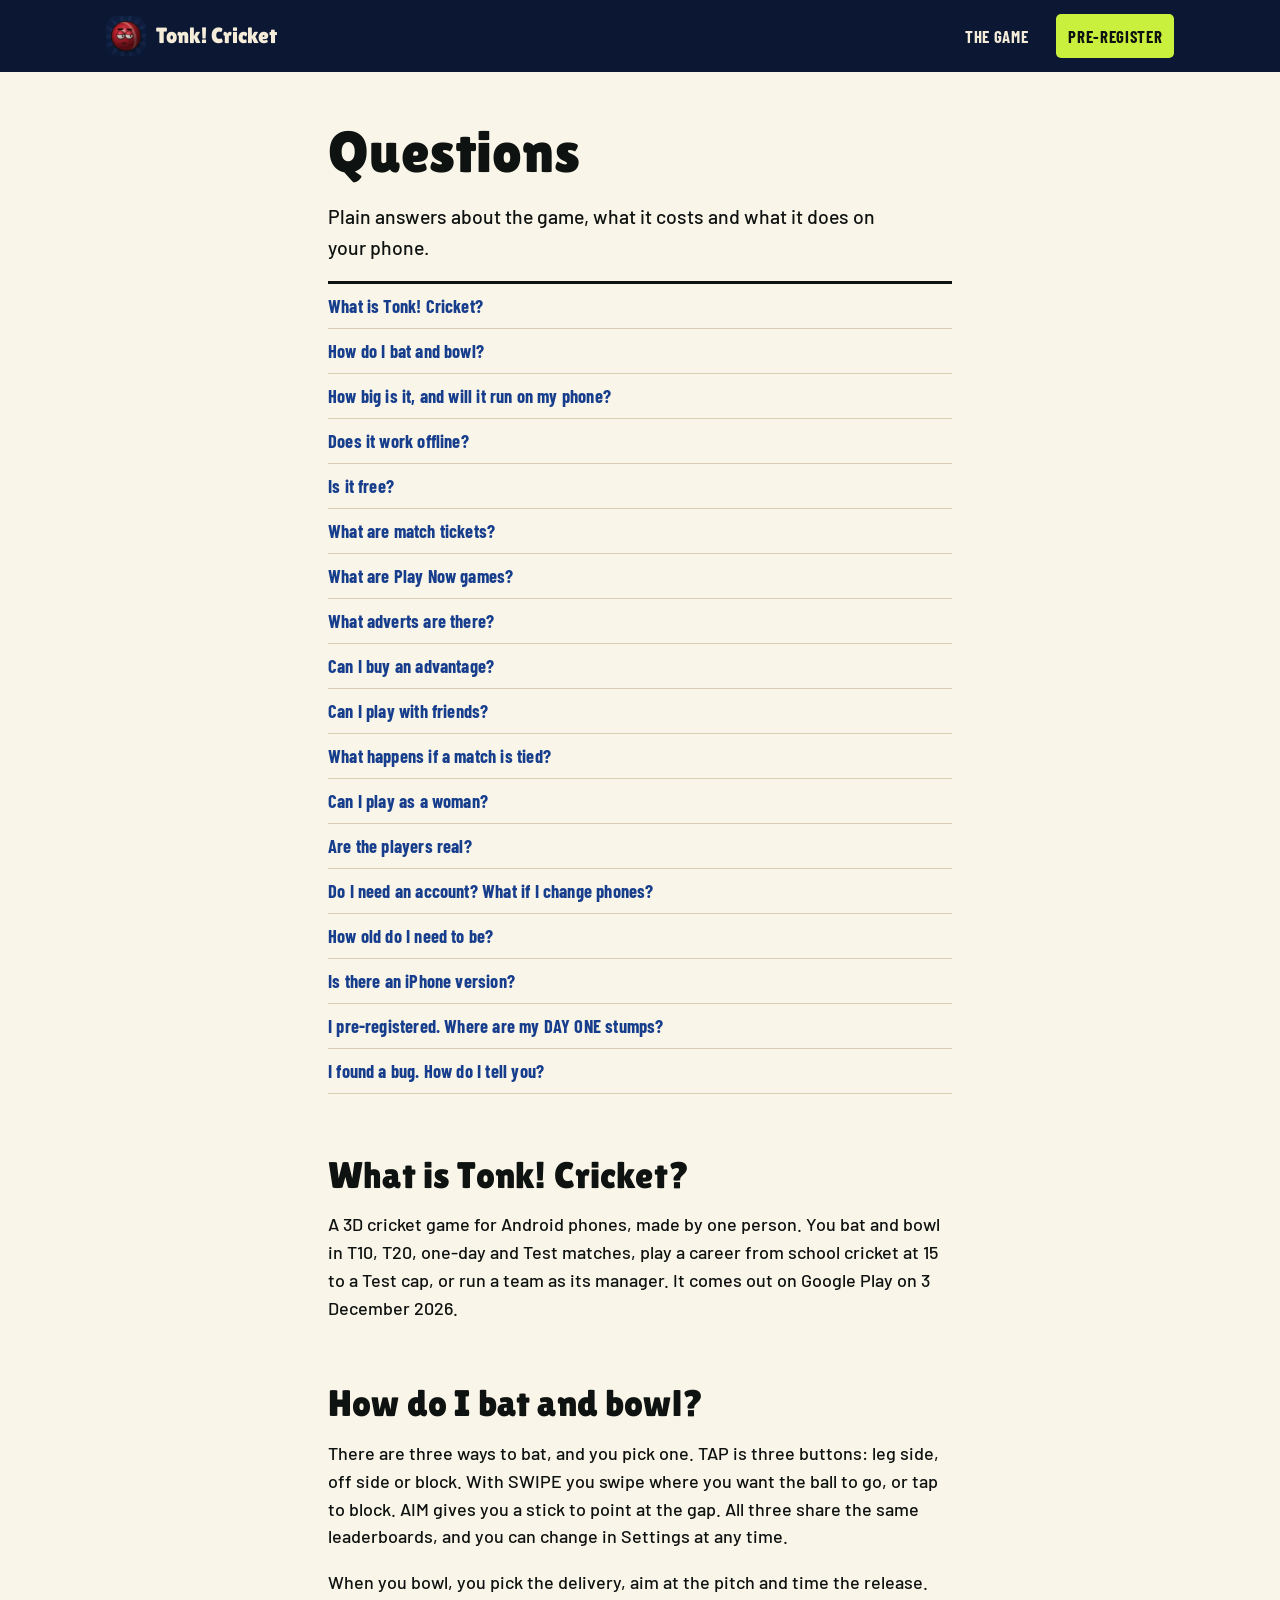
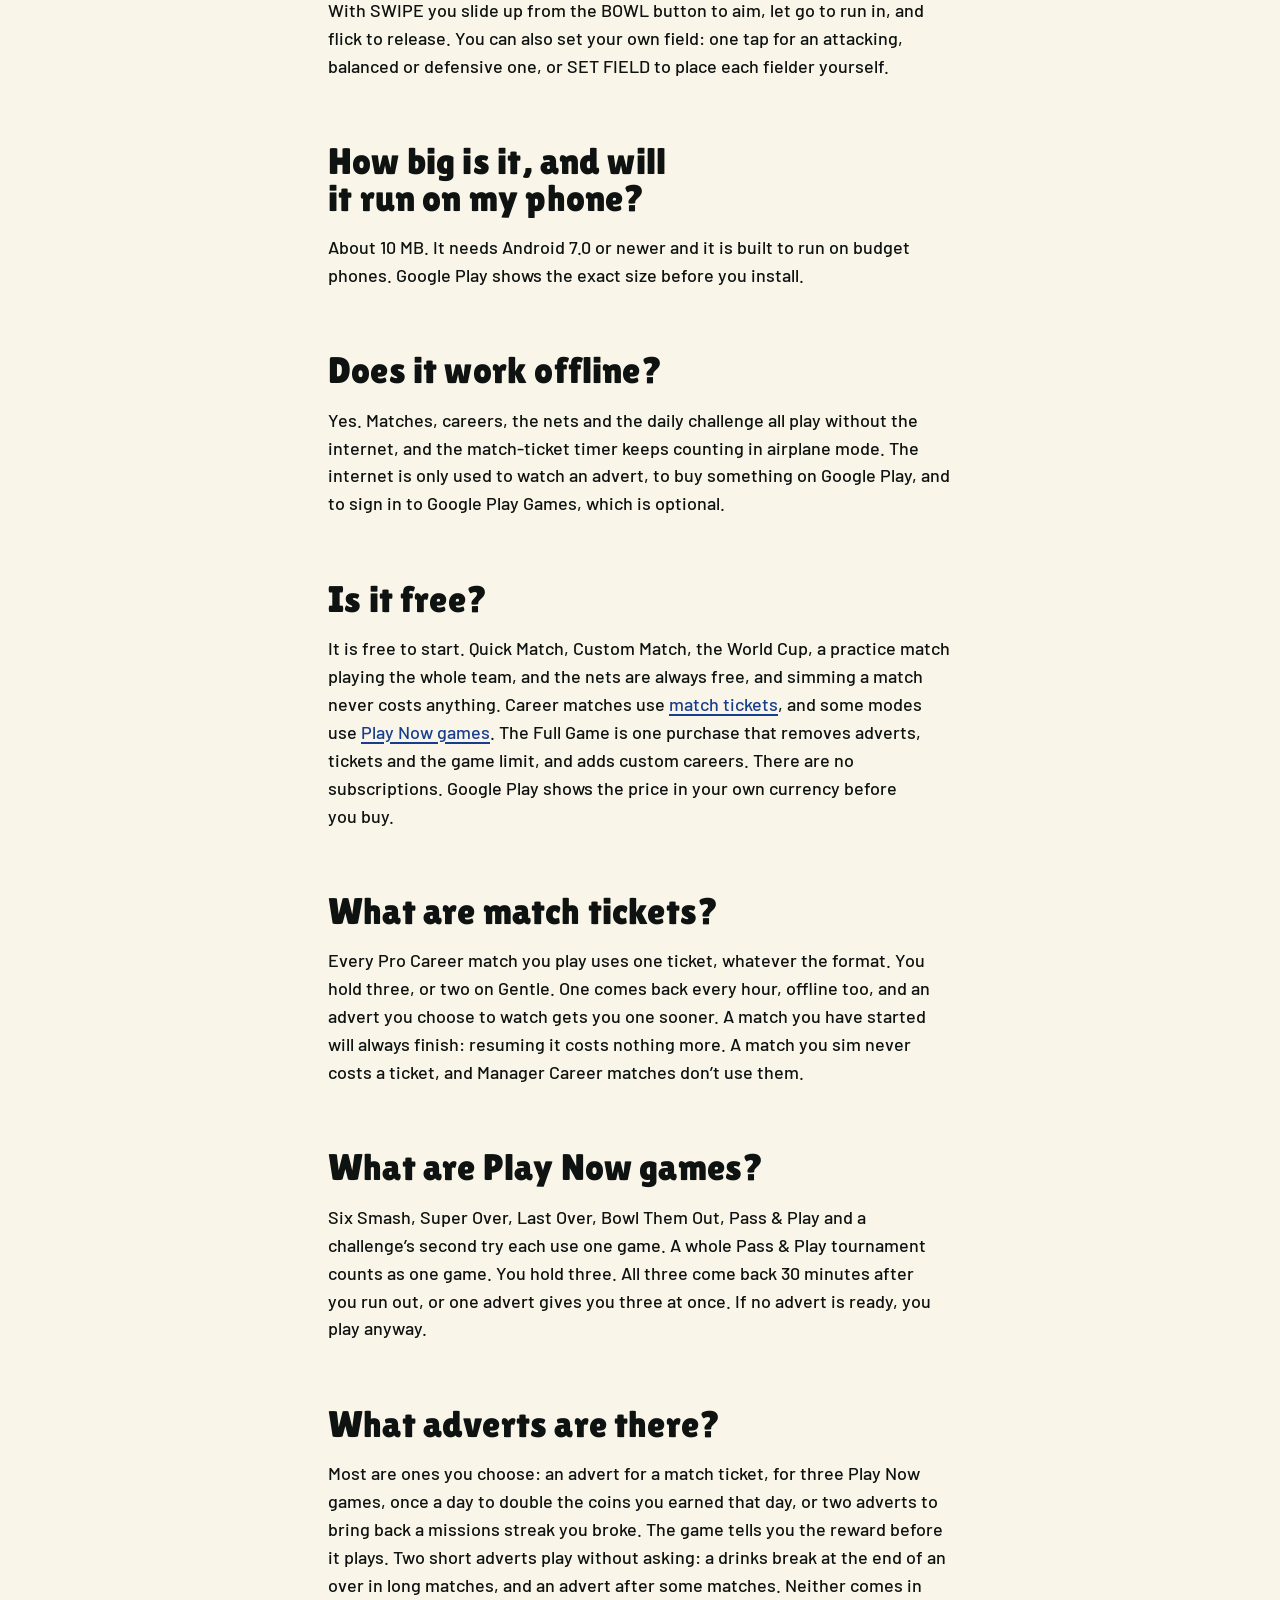
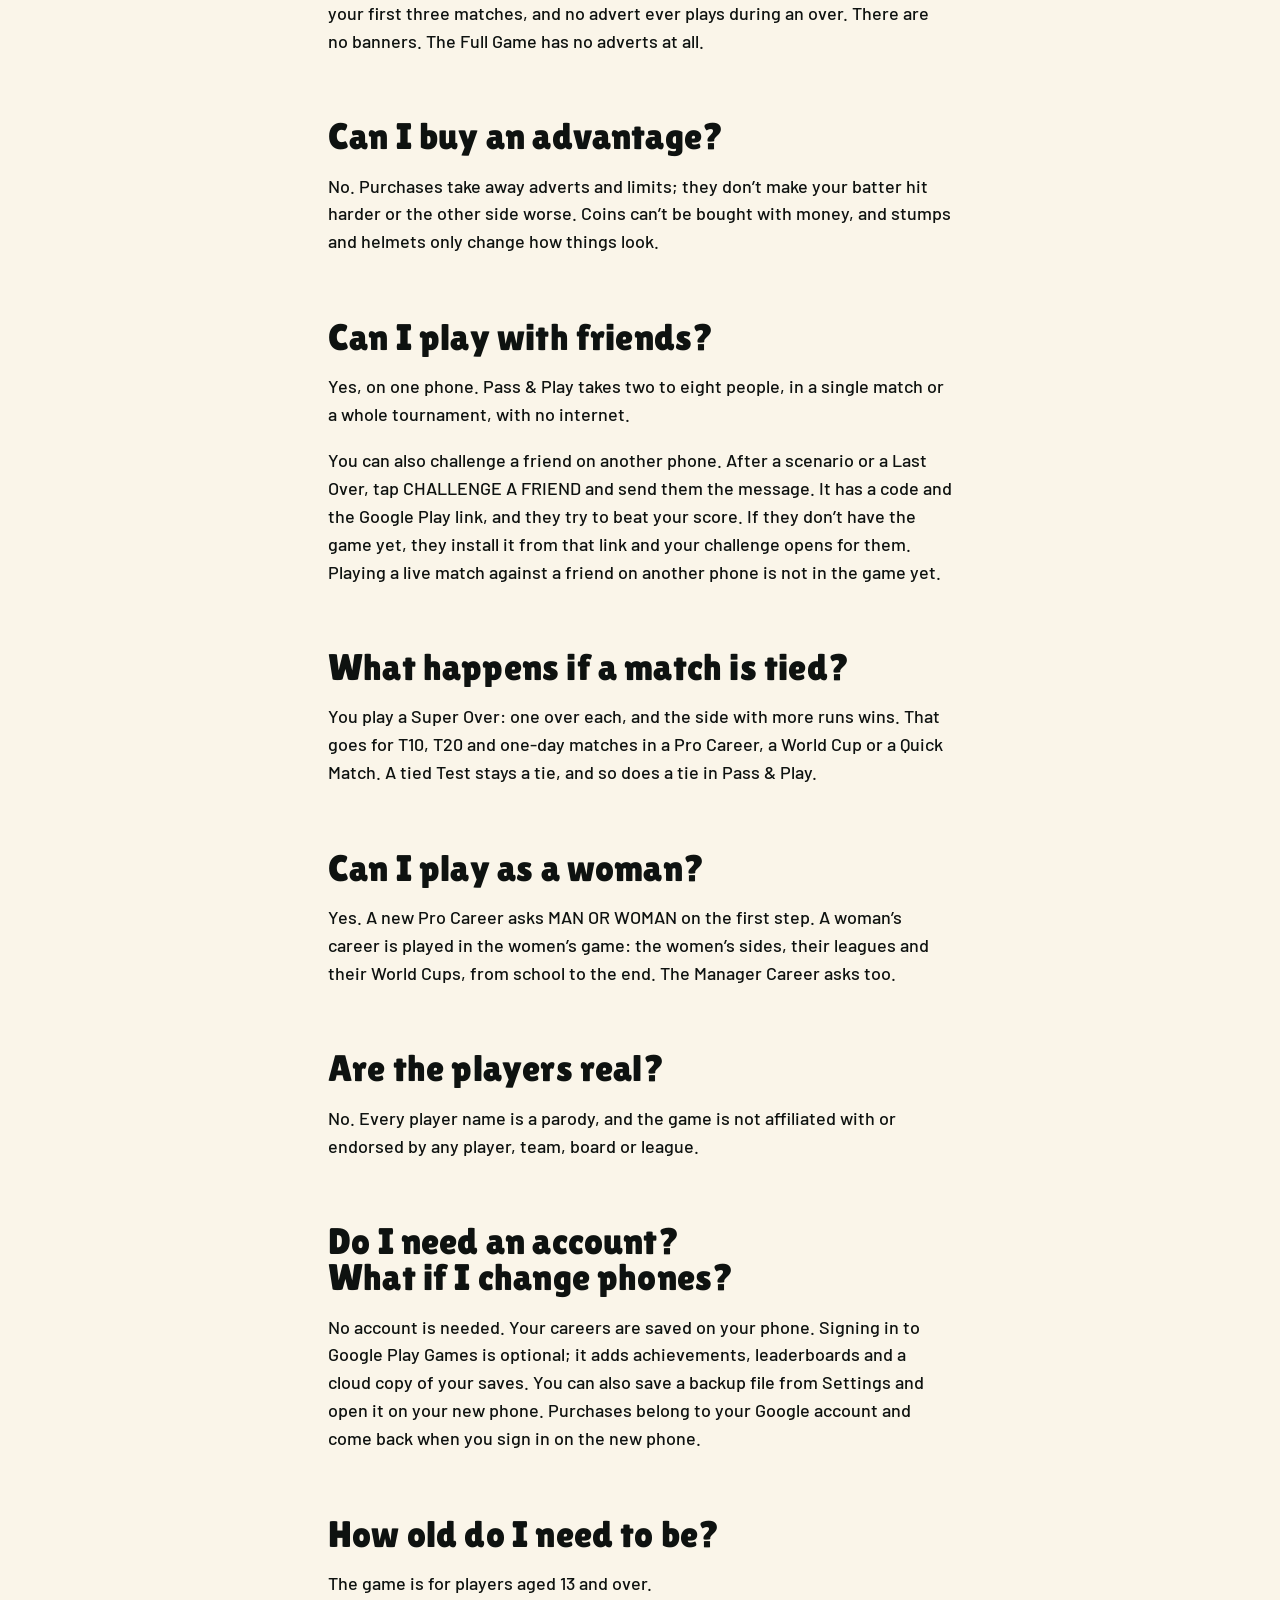
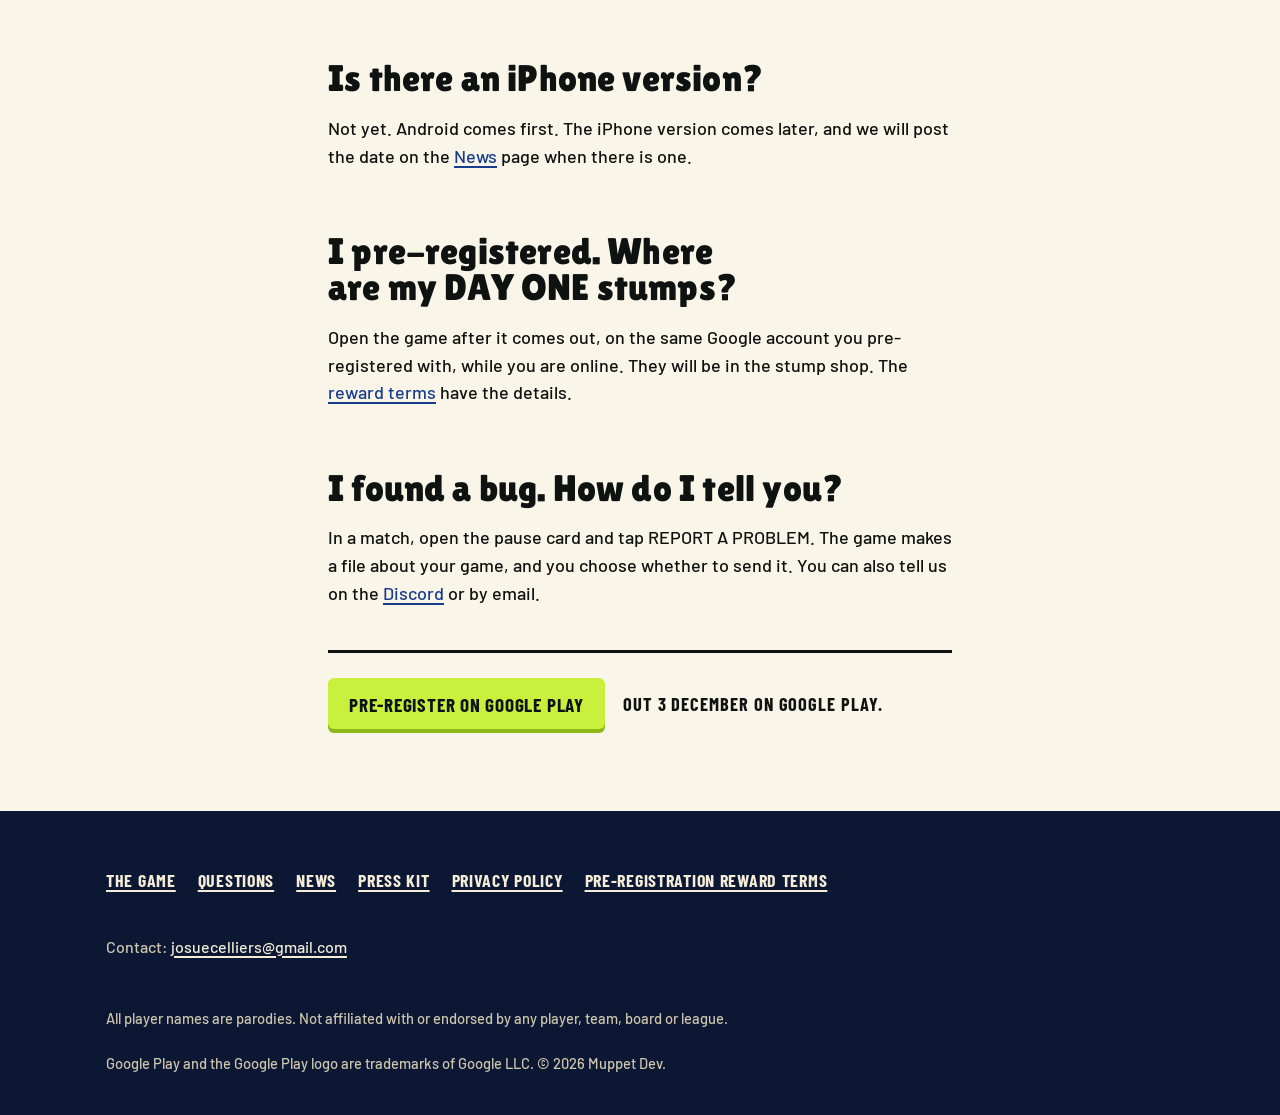
<file: faq.html>
<!doctype html>
<html lang="en">
<head>
<meta charset="utf-8">
<meta name="viewport" content="width=device-width, initial-scale=1, viewport-fit=cover">
<title>Questions: Tonk! Cricket</title>
<meta name="description" content="Answers about Tonk! Cricket: size, offline play, what it costs, match tickets, adverts, Pass &amp; Play, women&rsquo;s careers, the iPhone version and more.">
<link rel="canonical" href="https://tonkcricket.com/faq.html">
<meta name="theme-color" content="#0B1733">
<meta property="og:type" content="website">
<meta property="og:site_name" content="Tonk! Cricket">
<meta property="og:title" content="Tonk! Cricket: questions and answers">
<meta property="og:description" content="Size, offline play, what it costs, match tickets, adverts, Pass &amp; Play and the iPhone version. Out 3 December on Google Play.">
<meta property="og:url" content="https://tonkcricket.com/faq.html">
<meta property="og:image" content="https://tonkcricket.com/img/share-2.jpg">
<meta property="og:image:width" content="1200">
<meta property="og:image:height" content="630">
<meta property="og:image:alt" content="A batter in a pink shirt hits a six into a floodlit stadium at night, with the Tonk! Cricket logo and the words Out 3 December on Google Play.">
<meta name="twitter:card" content="summary_large_image">
<meta name="twitter:title" content="Tonk! Cricket: questions and answers">
<meta name="twitter:description" content="Size, offline play, what it costs, match tickets, adverts, Pass &amp; Play and the iPhone version. Out 3 December on Google Play.">
<meta name="twitter:image" content="https://tonkcricket.com/img/share-2.jpg">
<link rel="icon" href="favicon.ico" sizes="48x48">
<link rel="icon" href="img/favicon-32.png" type="image/png" sizes="32x32">
<link rel="apple-touch-icon" href="apple-touch-icon.png">
<link rel="manifest" href="site.webmanifest">
<link rel="preload" href="fonts/lilita-one-400.woff2" as="font" type="font/woff2" crossorigin>
<link rel="preload" href="fonts/barlow-500.woff2" as="font" type="font/woff2" crossorigin>
<link rel="preload" href="fonts/barlow-condensed-700.woff2" as="font" type="font/woff2" crossorigin>
<link rel="stylesheet" href="site.css">
</head>
<body class="page">
<a class="skip" href="#main">Skip to the questions</a>
<header class="top top--page" aria-label="Site">
  <div class="wrap top-in">
    <a class="brand" href="./"><img src="img/icon-96.webp" width="40" height="40" alt="">Tonk! Cricket</a>
    <nav class="nav" aria-label="Main"><a href="./">The game</a><a class="nav-cta" href="https://play.google.com/store/apps/details?id=com.tonkcricket.game&amp;referrer=utm_source%3Dsite%26utm_medium%3Dweb%26utm_campaign%3Dprereg%26utm_content%3Dfaq-nav">Pre-register</a></nav>
  </div>
</header>

<main id="main" class="doc faq">
  <h1>Questions</h1>
  <p class="lead">Plain answers about the game, what it costs and what it does on your phone.</p>

  <nav aria-label="On this page">
    <ul class="faq-list">
      <li><a href="#what">What is Tonk! Cricket?</a></li>
      <li><a href="#controls">How do I bat and bowl?</a></li>
      <li><a href="#size">How big is it, and will it run on my phone?</a></li>
      <li><a href="#offline">Does it work offline?</a></li>
      <li><a href="#free">Is it free?</a></li>
      <li><a href="#tickets">What are match tickets?</a></li>
      <li><a href="#games">What are Play Now games?</a></li>
      <li><a href="#adverts">What adverts are there?</a></li>
      <li><a href="#advantage">Can I buy an advantage?</a></li>
      <li><a href="#friends">Can I play with friends?</a></li>
      <li><a href="#tie">What happens if a match is tied?</a></li>
      <li><a href="#women">Can I play as a woman?</a></li>
      <li><a href="#names">Are the players real?</a></li>
      <li><a href="#account">Do I need an account? What if I change phones?</a></li>
      <li><a href="#age">How old do I need to be?</a></li>
      <li><a href="#iphone">Is there an iPhone version?</a></li>
      <li><a href="#dayone">I pre-registered. Where are my DAY ONE stumps?</a></li>
      <li><a href="#bug">I found a bug. How do I tell you?</a></li>
    </ul>
  </nav>

  <h2 id="what">What is Tonk! Cricket?</h2>
  <p>A 3D cricket game for Android phones, made by one person. You bat and bowl in T10, T20, one-day and Test matches, play a career from school cricket at 15 to a Test cap, or run a team as its manager. It comes out on Google Play on 3 December 2026.</p>

  <h2 id="controls">How do I bat and bowl?</h2>
  <p>There are three ways to bat, and you pick one. TAP is three buttons: leg side, off side or block. With SWIPE you swipe where you want the ball to go, or tap to block. AIM gives you a stick to point at the gap. All three share the same leaderboards, and you can change in Settings at any time.</p>
  <p>When you bowl, you pick the delivery, aim at the pitch and time the release. With SWIPE you slide up from the BOWL button to aim, let go to run in, and flick to release. You can also set your own field: one tap for an attacking, balanced or defensive one, or SET FIELD to place each fielder yourself.</p>

  <h2 id="size">How big is it, and will it run on my phone?</h2>
  <p>About 10 MB. It needs Android 7.0 or newer and it is built to run on budget phones. Google Play shows the exact size before you install.</p>

  <h2 id="offline">Does it work offline?</h2>
  <p>Yes. Matches, careers, the nets and the daily challenge all play without the internet, and the match-ticket timer keeps counting in airplane mode. The internet is only used to watch an advert, to buy something on Google Play, and to sign in to Google Play Games, which is optional.</p>

  <h2 id="free">Is it free?</h2>
  <p>It is free to start. Quick Match, Custom Match, the World Cup, a practice match playing the whole team, and the nets are always free, and simming a match never costs anything. Career matches use <a href="#tickets">match tickets</a>, and some modes use <a href="#games">Play Now games</a>. The Full Game is one purchase that removes adverts, tickets and the game limit, and adds custom careers. There are no subscriptions. Google Play shows the price in your own currency before you buy.</p>

  <h2 id="tickets">What are match tickets?</h2>
  <p>Every Pro Career match you play uses one ticket, whatever the format. You hold three, or two on Gentle. One comes back every hour, offline too, and an advert you choose to watch gets you one sooner. A match you have started will always finish: resuming it costs nothing more. A match you sim never costs a ticket, and Manager Career matches don&rsquo;t use them.</p>

  <h2 id="games">What are Play Now games?</h2>
  <p>Six Smash, Super Over, Last Over, Bowl Them Out, Pass &amp; Play and a challenge&rsquo;s second try each use one game. A whole Pass &amp; Play tournament counts as one game. You hold three. All three come back 30 minutes after you run out, or one advert gives you three at once. If no advert is ready, you play anyway.</p>

  <h2 id="adverts">What adverts are there?</h2>
  <p>Most are ones you choose: an advert for a match ticket, for three Play Now games, once a day to double the coins you earned that day, or two adverts to bring back a missions streak you broke. The game tells you the reward before it plays. Two short adverts play without asking: a drinks break at the end of an over in long matches, and an advert after some matches. Neither comes in your first three matches, and no advert ever plays during an over. There are no banners. The Full Game has no adverts at all.</p>

  <h2 id="advantage">Can I buy an advantage?</h2>
  <p>No. Purchases take away adverts and limits; they don&rsquo;t make your batter hit harder or the other side worse. Coins can&rsquo;t be bought with money, and stumps and helmets only change how things look.</p>

  <h2 id="friends">Can I play with friends?</h2>
  <p>Yes, on one phone. Pass &amp; Play takes two to eight people, in a single match or a whole tournament, with no internet.</p>
  <p>You can also challenge a friend on another phone. After a scenario or a Last Over, tap CHALLENGE A FRIEND and send them the message. It has a code and the Google Play link, and they try to beat your score. If they don&rsquo;t have the game yet, they install it from that link and your challenge opens for them. Playing a live match against a friend on another phone is not in the game yet.</p>

  <h2 id="tie">What happens if a match is tied?</h2>
  <p>You play a Super Over: one over each, and the side with more runs wins. That goes for T10, T20 and one-day matches in a Pro Career, a World Cup or a Quick Match. A tied Test stays a tie, and so does a tie in Pass &amp; Play.</p>

  <h2 id="women">Can I play as a woman?</h2>
  <p>Yes. A new Pro Career asks MAN OR WOMAN on the first step. A woman&rsquo;s career is played in the women&rsquo;s game: the women&rsquo;s sides, their leagues and their World Cups, from school to the end. The Manager Career asks too.</p>

  <h2 id="names">Are the players real?</h2>
  <p>No. Every player name is a parody, and the game is not affiliated with or endorsed by any player, team, board or league.</p>

  <h2 id="account">Do I need an account? What if I change phones?</h2>
  <p>No account is needed. Your careers are saved on your phone. Signing in to Google Play Games is optional; it adds achievements, leaderboards and a cloud copy of your saves. You can also save a backup file from Settings and open it on your new phone. Purchases belong to your Google account and come back when you sign in on the new phone.</p>

  <h2 id="age">How old do I need to be?</h2>
  <p>The game is for players aged 13 and over.</p>

  <h2 id="iphone">Is there an iPhone version?</h2>
  <p>Not yet. Android comes first. The iPhone version comes later, and we will post the date on the <a href="news.html">News</a> page when there is one.</p>

  <h2 id="dayone">I pre-registered. Where are my DAY ONE stumps?</h2>
  <p>Open the game after it comes out, on the same Google account you pre-registered with, while you are online. They will be in the stump shop. The <a href="prereg-reward.html">reward terms</a> have the details.</p>

  <h2 id="bug">I found a bug. How do I tell you?</h2>
  <p>In a match, open the pause card and tap REPORT A PROBLEM. The game makes a file about your game, and you choose whether to send it. You can also tell us on the <a href="https://discord.gg/gzwzN5QbjR" rel="noopener">Discord</a> or by email.</p>

  <p class="faq-get"><a class="cta" href="https://play.google.com/store/apps/details?id=com.tonkcricket.game&amp;referrer=utm_source%3Dsite%26utm_medium%3Dweb%26utm_campaign%3Dprereg%26utm_content%3Dfaq">Pre-register on Google Play</a> <span class="faq-out">Out 3 December on Google Play.</span></p>
</main>

<footer class="foot">
  <div class="wrap foot-in">
    <ul class="foot-links">
      <li><a href="./">The game</a></li>
      <li><a href="faq.html">Questions</a></li>
      <li><a href="news.html">News</a></li>
      <li><a href="press.html">Press kit</a></li>
      <li><a href="privacy.html">Privacy policy</a></li>
      <li><a href="prereg-reward.html">Pre-registration reward terms</a></li>
    </ul>
    <p>Contact: <a href="mailto:josuecelliers@gmail.com">josuecelliers@gmail.com</a></p>
    <p class="legal">All player names are parodies. Not affiliated with or endorsed by any player, team, board or league.</p>
    <p class="legal">Google Play and the Google Play logo are trademarks of Google LLC. &copy; 2026 Muppet Dev.</p>
  </div>
</footer>
<!-- Cloudflare Web Analytics --><script type='module' src='https://static.cloudflareinsights.com/beacon.min.js' data-cf-beacon='{"token": "5673495f2e7742f28be498f2300f4749"}'></script><!-- End Cloudflare Web Analytics -->
</body>
</html>
</file>
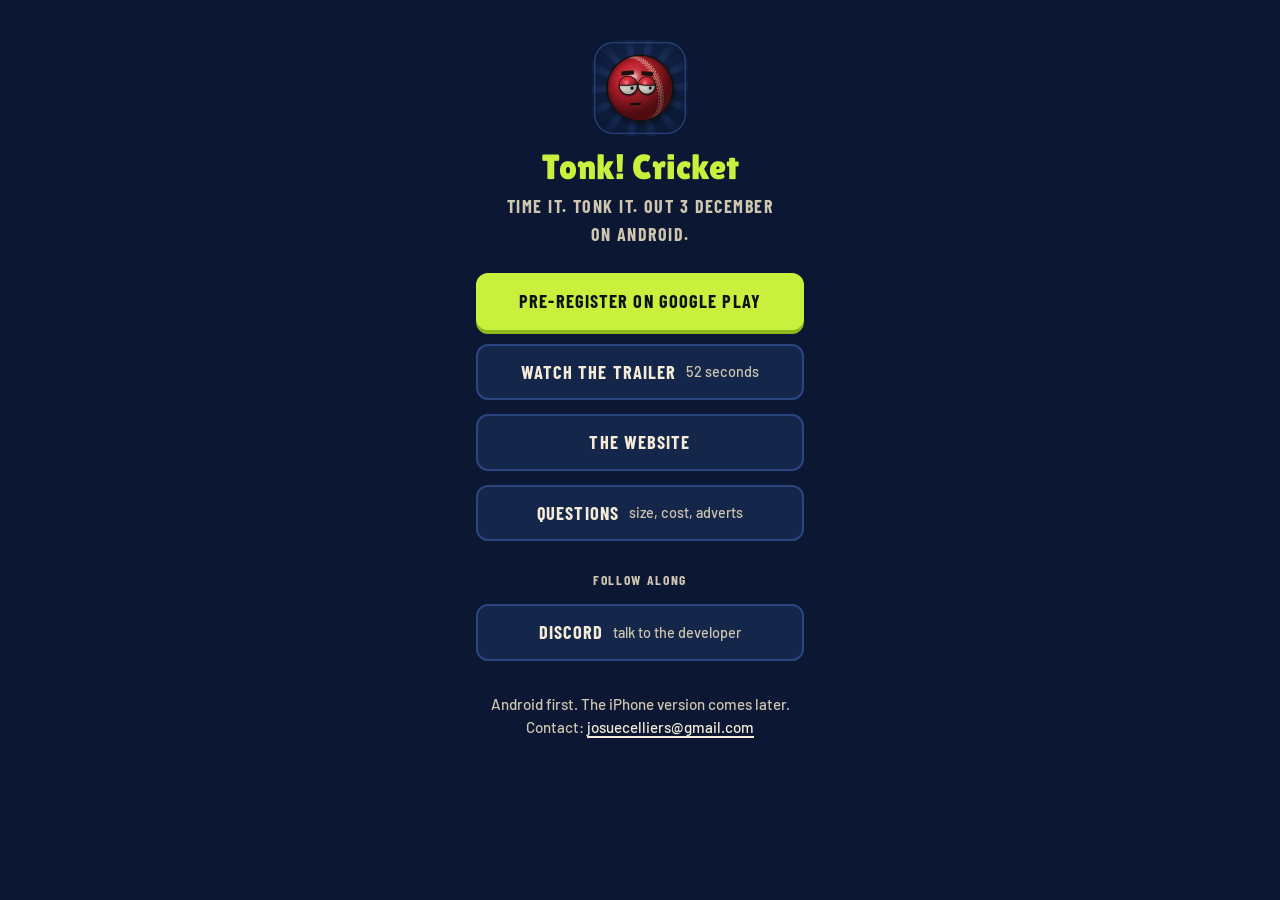
<file: links.html>
<!doctype html>
<html lang="en">
<head>
<meta charset="utf-8">
<meta name="viewport" content="width=device-width, initial-scale=1, viewport-fit=cover">
<title>Tonk! Cricket: every link</title>
<meta name="description" content="Every Tonk! Cricket link in one place: pre-register on Google Play, the trailer, Discord and the socials.">
<link rel="canonical" href="https://tonkcricket.com/links.html">
<meta name="theme-color" content="#0B1733">
<meta property="og:type" content="website">
<meta property="og:title" content="Tonk! Cricket: every link">
<meta property="og:description" content="Pre-register on Google Play, watch the trailer, join the Discord.">
<meta property="og:url" content="https://tonkcricket.com/links.html">
<meta property="og:site_name" content="Tonk! Cricket">
<meta property="og:image" content="https://tonkcricket.com/img/share-2.jpg">
<meta property="og:image:width" content="1200">
<meta property="og:image:height" content="630">
<meta property="og:image:alt" content="A batter in a pink shirt hits a six into a floodlit stadium at night, with the Tonk! Cricket logo and the words Out 3 December on Google Play.">
<meta name="twitter:card" content="summary_large_image">
<meta name="twitter:title" content="Tonk! Cricket: every link">
<meta name="twitter:description" content="Pre-register on Google Play, watch the trailer, join the Discord.">
<meta name="twitter:image" content="https://tonkcricket.com/img/share-2.jpg">
<link rel="icon" href="/favicon.ico" sizes="48x48">
<link rel="preload" href="/fonts/lilita-one-400.woff2" as="font" type="font/woff2" crossorigin>
<link rel="stylesheet" href="/site.css">
<style>
  /* the link page: one column of big buttons on navy (layout: a centred stack, 440px at most) */
  body { background: var(--navy-deep); color: var(--cream); }
  .lk { max-width: 440px; margin: 0 auto; padding-block: 40px 56px; padding-inline: var(--gut); display: grid; gap: 14px; text-align: center; }
  .lk-head { display: grid; justify-items: center; gap: 8px; margin-bottom: 10px; }
  .lk-head img { border-radius: 22px; }
  .lk-head h1 { font-family: var(--f-display); font-weight: 400; font-size: 2.2rem; line-height: 1; margin: 6px 0 0; color: var(--lime); }
  .lk-head p { margin: 0; max-width: none; font-family: var(--f-cond); font-weight: 700; letter-spacing: .08em; text-transform: uppercase; color: var(--cream-dim); }
  .lk a.btn { display: flex; align-items: center; justify-content: center; gap: 10px; min-height: 56px; padding: 12px 18px; border-radius: 12px;
    background: var(--navy); border: 2px solid var(--navy-hi); color: var(--cream); text-decoration: none;
    font-family: var(--f-cond); font-weight: 700; font-size: 1.15rem; letter-spacing: .06em; text-transform: uppercase; }
  .lk a.btn:hover, .lk a.btn:focus-visible { border-color: var(--lime); }
  .lk a.btn:focus-visible { outline: 3px solid var(--lime); outline-offset: 3px; }
  .lk a.btn--main { background: var(--lime); border-color: var(--lime); color: var(--ink); box-shadow: 0 4px 0 var(--lime-deep); }
  .lk a.btn--main:hover, .lk a.btn--main:focus-visible { border-color: var(--cream); }
  .lk .sub { font: 500 .9rem/1.2 var(--f-body); letter-spacing: 0; color: var(--cream-dim); text-transform: none; }
  .lk-label { margin: 14px 0 0; font-family: var(--f-cond); font-weight: 700; letter-spacing: .12em; text-transform: uppercase; font-size: .85rem; color: var(--cream-dim); }
  .lk-foot { margin: 18px auto 0; font-size: .95rem; color: var(--cream-dim); }
  .lk-foot a { color: var(--cream); }
</style>
</head>
<body>
<main class="lk">
  <div class="lk-head">
    <img src="/img/icon-192.png" width="96" height="96" alt="The Tonk! Cricket ball, looking unimpressed.">
    <h1>Tonk! Cricket</h1>
    <p>Time it. Tonk it. Out 3 December on Android.</p>
  </div>

  <a class="btn btn--main" href="https://play.google.com/store/apps/details?id=com.tonkcricket.game&amp;referrer=utm_source%3Dsite%26utm_medium%3Dweb%26utm_campaign%3Dprereg%26utm_content%3Dlinks">Pre-register on Google Play</a>
  <a class="btn" href="https://www.youtube.com/watch?v=je57xUyOyPU" rel="noopener">Watch the trailer <span class="sub">52 seconds</span></a>
  <a class="btn" href="/">The website</a>
  <a class="btn" href="/faq.html">Questions <span class="sub">size, cost, adverts</span></a>

  <p class="lk-label">Follow along</p>
  <a class="btn" href="https://discord.gg/gzwzN5QbjR" rel="noopener">Discord <span class="sub">talk to the developer</span></a>
  <!-- SOCIALS: one line per account, filled in from the owner's handles -->

  <p class="lk-foot">Android first. The iPhone version comes later.<br>Contact: <a href="mailto:josuecelliers@gmail.com">josuecelliers@gmail.com</a></p>
</main>
<!-- Cloudflare Web Analytics --><script type='module' src='https://static.cloudflareinsights.com/beacon.min.js' data-cf-beacon='{"token": "5673495f2e7742f28be498f2300f4749"}'></script><!-- End Cloudflare Web Analytics -->
</body>
</html>
</file>
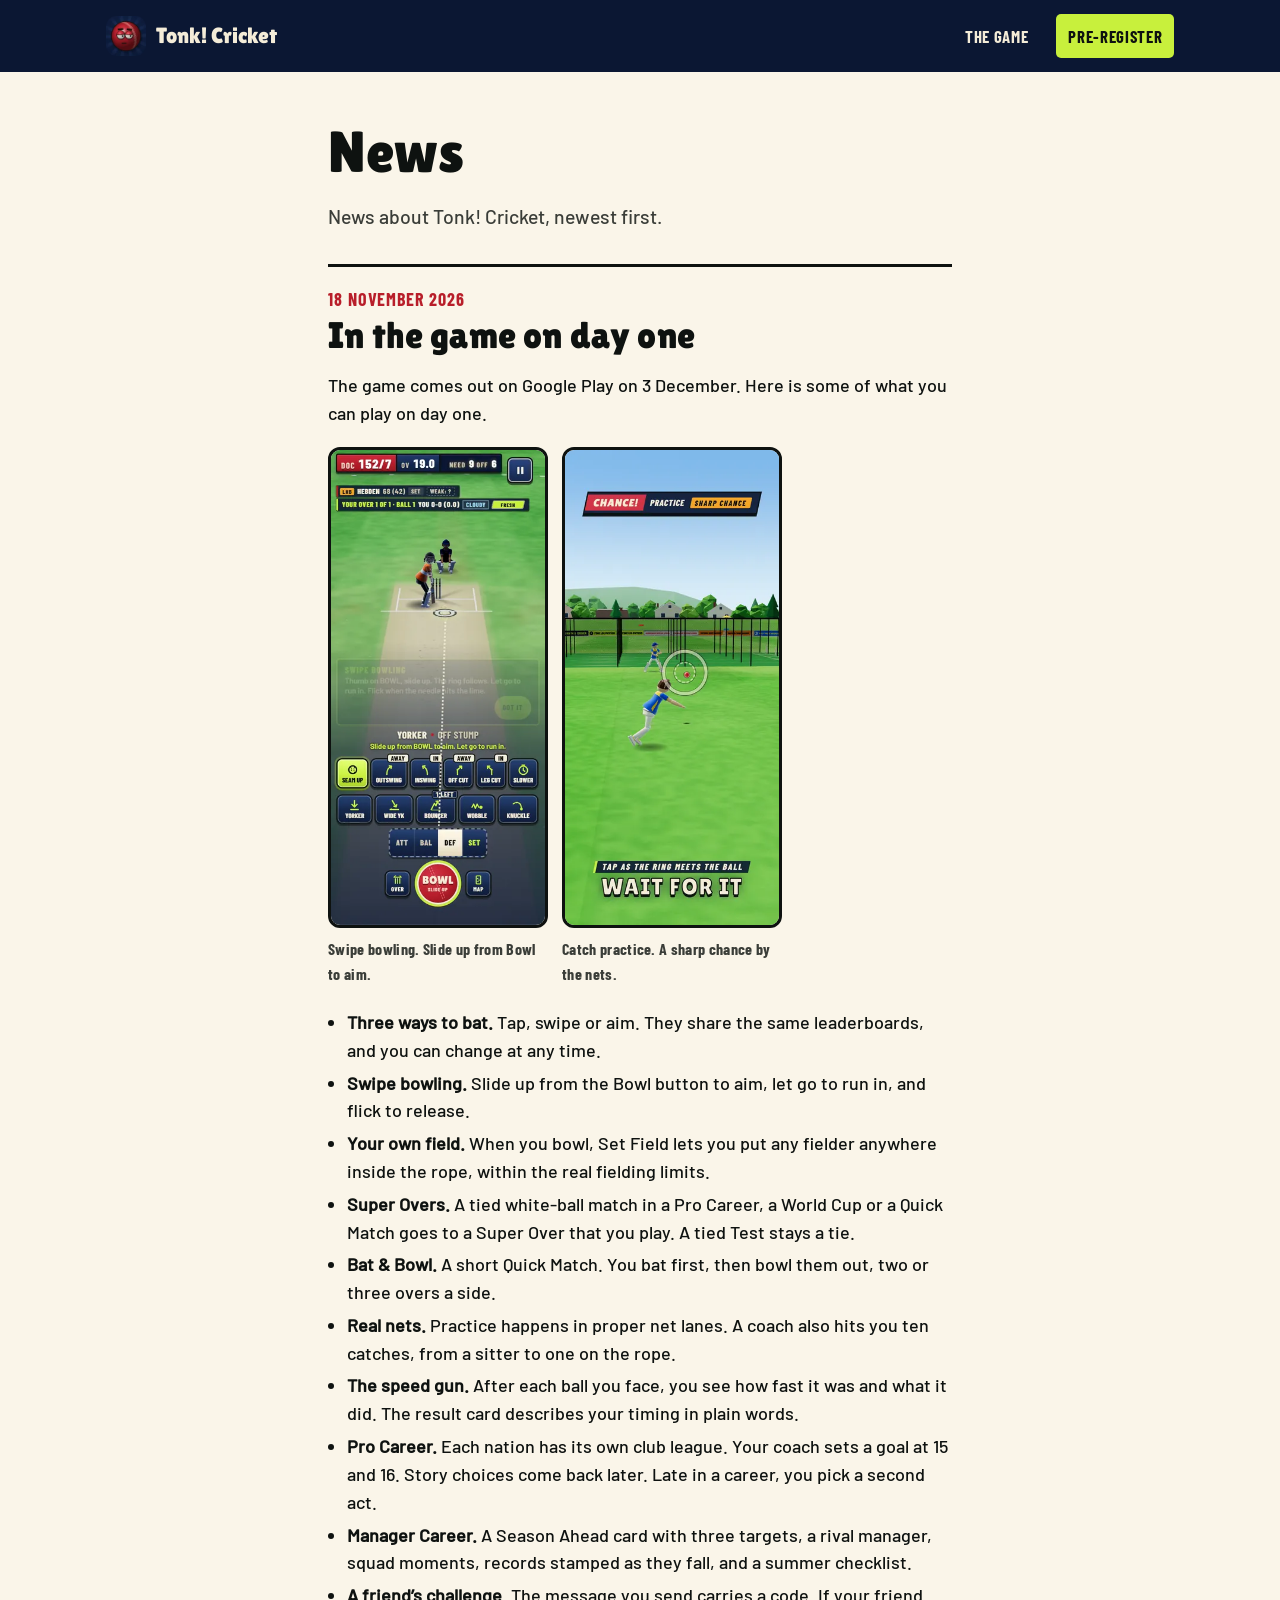
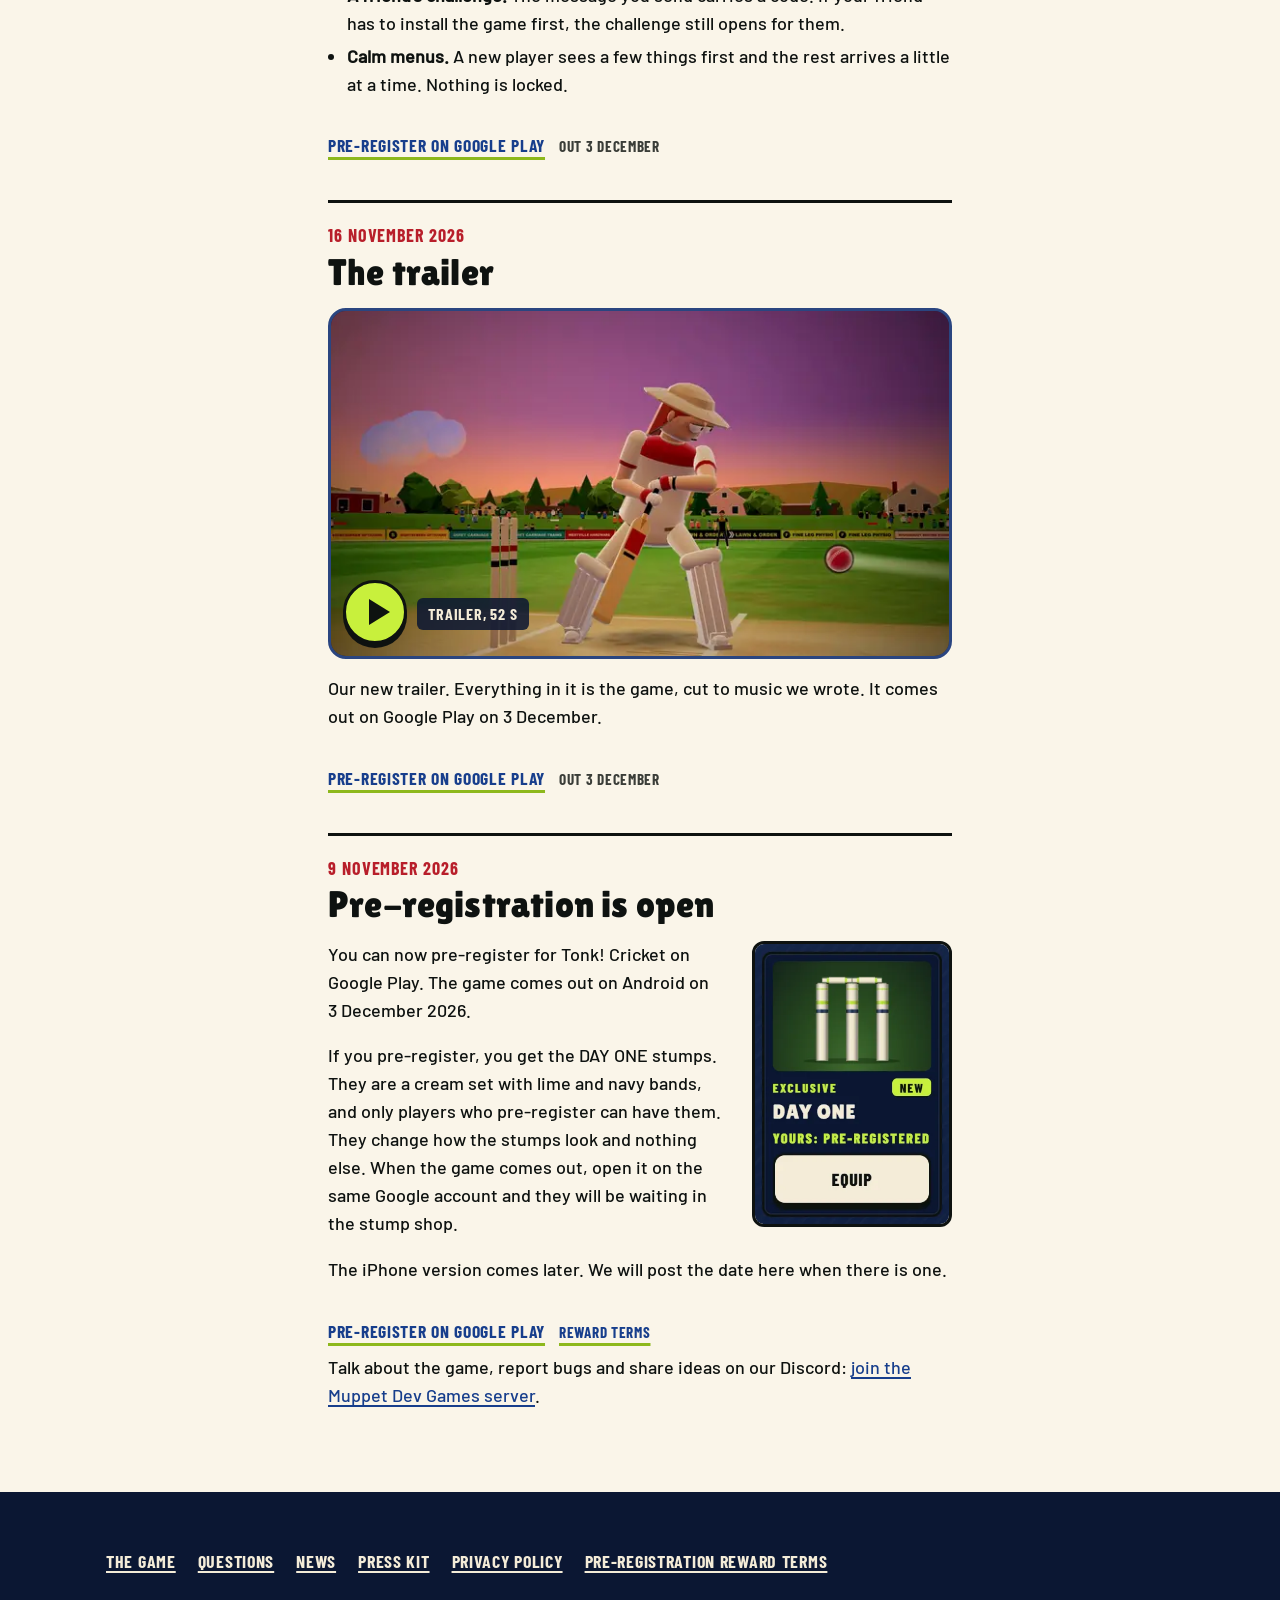
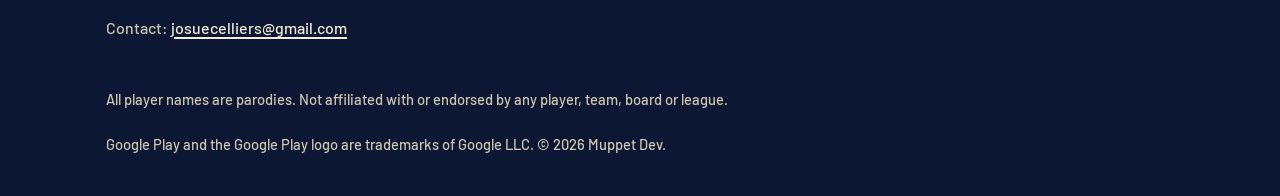
<file: news.html>
<!doctype html>
<html lang="en">
<head>
<meta charset="utf-8">
<meta name="viewport" content="width=device-width, initial-scale=1, viewport-fit=cover">
<title>News: Tonk! Cricket</title>
<meta name="description" content="News about Tonk! Cricket, a cricket career and manager game for Android. Out on Google Play on 3 December 2026.">
<link rel="canonical" href="https://tonkcricket.com/news.html">
<meta name="theme-color" content="#0B1733">
<meta property="og:type" content="website">
<meta property="og:site_name" content="Tonk! Cricket">
<meta property="og:title" content="Tonk! Cricket news">
<meta property="og:description" content="Pre-registration is open on Google Play. Pre-register for the DAY ONE stumps. Out on 3 December 2026.">
<meta property="og:url" content="https://tonkcricket.com/news.html">
<meta property="og:image" content="https://tonkcricket.com/img/share-2.jpg">
<meta property="og:image:width" content="1200">
<meta property="og:image:height" content="630">
<meta property="og:image:alt" content="A batter in a pink shirt hits a six into a floodlit stadium at night, with the Tonk! Cricket logo and the words Out 3 December on Google Play.">
<meta name="twitter:card" content="summary_large_image">
<meta name="twitter:title" content="Tonk! Cricket news">
<meta name="twitter:description" content="Pre-registration is open on Google Play. Pre-register for the DAY ONE stumps. Out on 3 December 2026.">
<meta name="twitter:image" content="https://tonkcricket.com/img/share-2.jpg">
<link rel="icon" href="favicon.ico" sizes="48x48">
<link rel="icon" href="img/favicon-32.png" type="image/png" sizes="32x32">
<link rel="apple-touch-icon" href="apple-touch-icon.png">
<link rel="manifest" href="site.webmanifest">
<link rel="preload" href="fonts/lilita-one-400.woff2" as="font" type="font/woff2" crossorigin>
<link rel="preload" href="fonts/barlow-500.woff2" as="font" type="font/woff2" crossorigin>
<link rel="preload" href="fonts/barlow-condensed-700.woff2" as="font" type="font/woff2" crossorigin>
<link rel="stylesheet" href="site.css">
</head>
<body class="page">
<a class="skip" href="#main">Skip to the news</a>
<header class="top top--page" aria-label="Site">
  <div class="wrap top-in">
    <a class="brand" href="./"><img src="img/icon-96.webp" width="40" height="40" alt="">Tonk! Cricket</a>
    <nav class="nav" aria-label="Main"><a href="./">The game</a><a class="nav-cta" href="https://play.google.com/store/apps/details?id=com.tonkcricket.game&amp;referrer=utm_source%3Dsite%26utm_medium%3Dweb%26utm_campaign%3Dprereg%26utm_content%3Dnews-nav">Pre-register</a></nav>
  </div>
</header>

<main id="main" class="doc news">
  <h1>News</h1>
  <p class="lead">News about Tonk! Cricket, newest first.</p>

  <article class="news-post" id="before-launch">
    <p class="post-date"><time datetime="2026-11-18">18 November 2026</time></p>
    <h2>In the game on day one</h2>
    <p>The game comes out on Google Play on 3 December. Here is some of what you can play on day one.</p>
    <div class="post-shots">
      <figure>
        <img src="img/swipebowl-360.webp" srcset="img/swipebowl-360.webp 360w, img/swipebowl-540.webp 540w" sizes="(min-width: 640px) 220px, 44vw" width="360" height="800" loading="lazy" decoding="async"
             alt="Swipe bowling in the game. A dotted line runs from the red BOWL button up the pitch to the aiming ring at the batter's feet, with the deliveries and the field buttons above the button.">
        <figcaption>Swipe bowling. Slide up from Bowl to aim.</figcaption>
      </figure>
      <figure>
        <img src="img/catchnets-360.webp" srcset="img/catchnets-360.webp 360w, img/catchnets-540.webp 540w" sizes="(min-width: 640px) 220px, 44vw" width="360" height="800" loading="lazy" decoding="async"
             alt="Catch practice beside the practice nets. A fielder dives for a ball inside a closing ring, under the words TAP AS THE RING MEETS THE BALL.">
        <figcaption>Catch practice. A sharp chance by the nets.</figcaption>
      </figure>
    </div>
    <ul>
      <li><strong>Three ways to bat.</strong> Tap, swipe or aim. They share the same leaderboards, and you can change at any time.</li>
      <li><strong>Swipe bowling.</strong> Slide up from the Bowl button to aim, let go to run in, and flick to release.</li>
      <li><strong>Your own field.</strong> When you bowl, Set Field lets you put any fielder anywhere inside the rope, within the real fielding limits.</li>
      <li><strong>Super Overs.</strong> A tied white-ball match in a Pro Career, a World Cup or a Quick Match goes to a Super Over that you play. A tied Test stays a tie.</li>
      <li><strong>Bat &amp; Bowl.</strong> A short Quick Match. You bat first, then bowl them out, two or three overs a side.</li>
      <li><strong>Real nets.</strong> Practice happens in proper net lanes. A coach also hits you ten catches, from a sitter to one on the rope.</li>
      <li><strong>The speed gun.</strong> After each ball you face, you see how fast it was and what it did. The result card describes your timing in plain words.</li>
      <li><strong>Pro Career.</strong> Each nation has its own club league. Your coach sets a goal at 15 and 16. Story choices come back later. Late in a career, you pick a second act.</li>
      <li><strong>Manager Career.</strong> A Season Ahead card with three targets, a rival manager, squad moments, records stamped as they fall, and a summer checklist.</li>
      <li><strong>A friend&rsquo;s challenge.</strong> The message you send carries a code. If your friend has to install the game first, the challenge still opens for them.</li>
      <li><strong>Calm menus.</strong> A new player sees a few things first and the rest arrives a little at a time. Nothing is locked.</li>
    </ul>
    <p class="again"><a href="https://play.google.com/store/apps/details?id=com.tonkcricket.game&amp;referrer=utm_source%3Dsite%26utm_medium%3Dweb%26utm_campaign%3Dprereg%26utm_content%3Dnews-before-launch">Pre-register on Google Play</a><span>Out 3 December</span></p>
  </article>

  <article class="news-post" id="the-trailer">
    <p class="post-date"><time datetime="2026-11-16">16 November 2026</time></p>
    <h2>The trailer</h2>
    <div class="post-trailer">
      <a class="trailer" href="https://www.youtube.com/watch?v=je57xUyOyPU" data-yt="je57xUyOyPU" aria-label="Play the trailer (52 seconds)">
        <img src="img/trailer-640.webp" srcset="img/trailer-640.webp 640w, img/trailer-960.webp 960w" sizes="(min-width: 720px) 640px, 92vw" width="640" height="360" loading="lazy" decoding="async"
             alt="A batter in a sunhat plays the ball off his pads at dusk, with a village ground behind him.">
        <span class="play" aria-hidden="true"></span>
        <span class="trailer-len">Trailer, 52 s</span>
      </a>
    </div>
    <p>Our new trailer. Everything in it is the game, cut to music we wrote. It comes out on Google Play on 3 December.</p>
    <p class="again"><a href="https://play.google.com/store/apps/details?id=com.tonkcricket.game&amp;referrer=utm_source%3Dsite%26utm_medium%3Dweb%26utm_campaign%3Dprereg%26utm_content%3Dnews-trailer">Pre-register on Google Play</a><span>Out 3 December</span></p>
  </article>

  <article class="news-post" id="pre-registration-is-open">
    <p class="post-date"><time datetime="2026-11-09">9 November 2026</time></p>
    <h2>Pre-registration is open</h2>
    <img class="post-img" src="img/dayone-328.webp" width="328" height="473" loading="lazy" decoding="async"
         alt="The DAY ONE stumps in the game's stump shop. Cream stumps with lime and navy bands, marked EXCLUSIVE and YOURS: PRE-REGISTERED.">
    <p>You can now pre-register for Tonk! Cricket on Google Play. The game comes out on Android on 3&nbsp;December 2026.</p>
    <p>If you pre-register, you get the DAY ONE stumps. They are a cream set with lime and navy bands, and only players who pre-register can have them. They change how the stumps look and nothing else. When the game comes out, open it on the same Google account and they will be waiting in the stump shop.</p>
    <p>The iPhone version comes later. We will post the date here when there is one.</p>
    <p class="again"><a href="https://play.google.com/store/apps/details?id=com.tonkcricket.game&amp;referrer=utm_source%3Dsite%26utm_medium%3Dweb%26utm_campaign%3Dprereg%26utm_content%3Dnews">Pre-register on Google Play</a><span><a href="prereg-reward.html">Reward terms</a></span></p>
  <p>Talk about the game, report bugs and share ideas on our Discord: <a href="https://discord.gg/gzwzN5QbjR" rel="noopener">join the Muppet Dev Games server</a>.</p>
</article>
</main>

<footer class="foot">
  <div class="wrap foot-in">
    <ul class="foot-links">
      <li><a href="./">The game</a></li>
      <li><a href="faq.html">Questions</a></li>
      <li><a href="news.html">News</a></li>
      <li><a href="press.html">Press kit</a></li>
      <li><a href="privacy.html">Privacy policy</a></li>
      <li><a href="prereg-reward.html">Pre-registration reward terms</a></li>
    </ul>
    <p>Contact: <a href="mailto:josuecelliers@gmail.com">josuecelliers@gmail.com</a></p>
    <p class="legal">All player names are parodies. Not affiliated with or endorsed by any player, team, board or league.</p>
    <p class="legal">Google Play and the Google Play logo are trademarks of Google LLC. &copy; 2026 Muppet Dev.</p>
  </div>
</footer>
<script>
(function () {
  // The trailer: nothing loads until the visitor presses play, then our own MP4 plays here. Without JavaScript the link opens YouTube.
  var tr = document.querySelector('a.trailer[data-yt]');
  if (tr) {
    tr.addEventListener('click', function (e) {
      if (e.metaKey || e.ctrlKey || e.shiftKey || e.button) return;
      e.preventDefault();
      // (16 Nov: the trailer plays from this site. YouTube's embed asked some phones to "sign in to confirm you're not a
      // bot"; our own MP4 plays everywhere. Nothing loads until the tap.)
      var box = document.createElement('div'), f = document.createElement('video');
      box.className = 'trailer trailer--on';
      f.src = '/press/tonk-cricket-trailer-16x9.mp4'; f.controls = true; f.autoplay = true; f.playsInline = true;
      f.setAttribute('playsinline', ''); f.preload = 'auto'; f.poster = '/img/trailer-960.webp';
      f.setAttribute('aria-label', 'Tonk! Cricket trailer, 52 seconds');
      f.style.width = '100%'; f.style.height = '100%'; f.style.display = 'block'; f.style.background = '#000';
      box.appendChild(f); tr.parentNode.replaceChild(box, tr);
      var pr = f.play && f.play(); if (pr && pr.catch) pr.catch(function () {});
      f.focus();
    });
  }
})();
</script>
<!-- Cloudflare Web Analytics --><script type='module' src='https://static.cloudflareinsights.com/beacon.min.js' data-cf-beacon='{"token": "5673495f2e7742f28be498f2300f4749"}'></script><!-- End Cloudflare Web Analytics -->
</body>
</html>
</file>
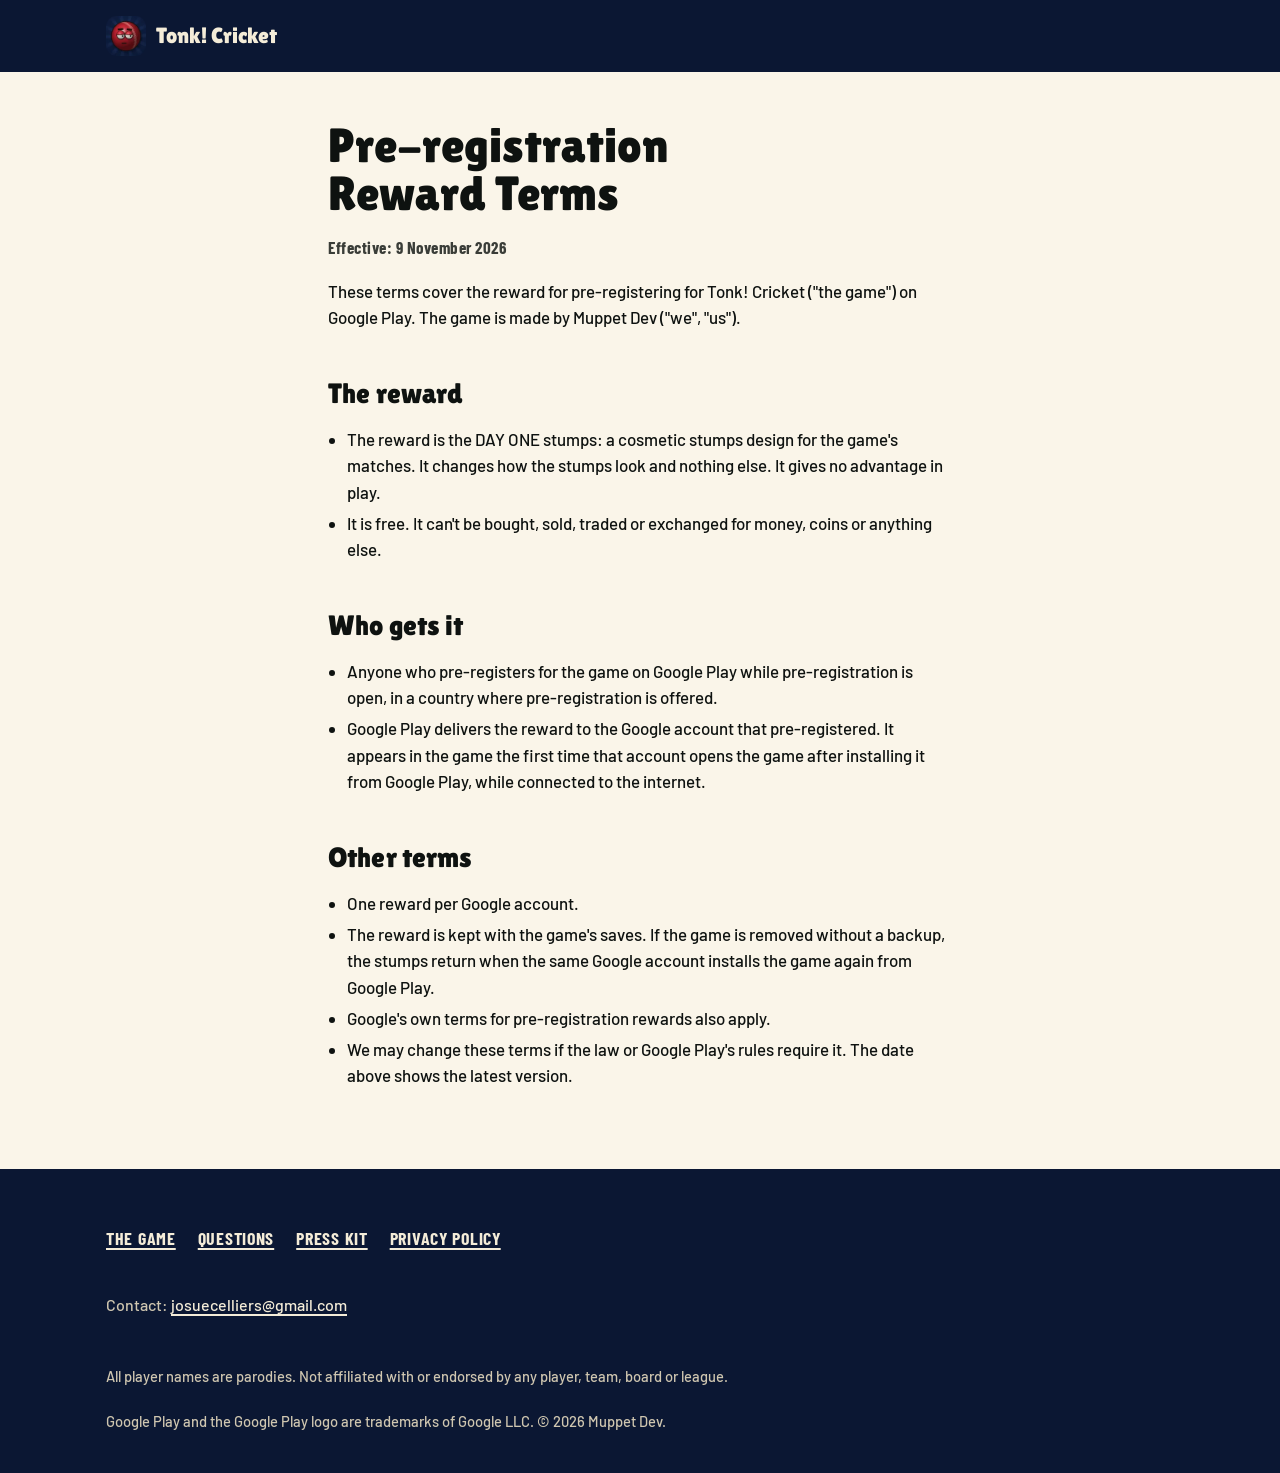
<file: prereg-reward.html>
<!doctype html>
<html lang="en">
<head>
<meta charset="utf-8">
<meta name="viewport" content="width=device-width, initial-scale=1, viewport-fit=cover">
<title>Tonk! Cricket: Pre-registration Reward Terms</title>
<meta name="description" content="The terms of the Tonk! Cricket pre-registration reward on Google Play.">
<link rel="canonical" href="https://tonkcricket.com/prereg-reward.html">
<meta name="theme-color" content="#0B1733">
<meta property="og:type" content="website">
<meta property="og:site_name" content="Tonk! Cricket">
<meta property="og:title" content="Tonk! Cricket: pre-registration reward terms">
<meta property="og:description" content="The terms of the DAY ONE stumps, the reward for pre-registering on Google Play.">
<meta property="og:url" content="https://tonkcricket.com/prereg-reward.html">
<meta property="og:image" content="https://tonkcricket.com/img/share-2.jpg">
<meta property="og:image:width" content="1200">
<meta property="og:image:height" content="630">
<meta property="og:image:alt" content="A batter in a pink shirt hits a six into a floodlit stadium at night, with the Tonk! Cricket logo and the words Out 3 December on Google Play.">
<meta name="twitter:card" content="summary_large_image">
<meta name="twitter:title" content="Tonk! Cricket: pre-registration reward terms">
<meta name="twitter:description" content="The terms of the DAY ONE stumps, the reward for pre-registering on Google Play.">
<meta name="twitter:image" content="https://tonkcricket.com/img/share-2.jpg">
<link rel="icon" href="favicon.ico" sizes="48x48">
<link rel="icon" href="img/favicon-32.png" type="image/png" sizes="32x32">
<link rel="apple-touch-icon" href="apple-touch-icon.png">
<link rel="preload" href="fonts/lilita-one-400.woff2" as="font" type="font/woff2" crossorigin>
<link rel="preload" href="fonts/barlow-500.woff2" as="font" type="font/woff2" crossorigin>
<link rel="preload" href="fonts/barlow-condensed-700.woff2" as="font" type="font/woff2" crossorigin>
<link rel="stylesheet" href="site.css">
</head>
<body class="page">
<header class="top top--page"><div class="wrap top-in"><a class="top-link" href="./"><img src="img/icon-96.webp" width="40" height="40" alt="">Tonk! Cricket</a></div></header>
<main class="doc policy">
<h1>Pre-registration Reward Terms</h1>
<p class="date">Effective: 9 November 2026</p>
<p>These terms cover the reward for pre-registering for Tonk! Cricket ("the game") on Google Play. The game is made by Muppet Dev ("we", "us").</p>
<h2>The reward</h2>
<ul>
<li>The reward is the DAY ONE stumps: a cosmetic stumps design for the game's matches. It changes how the stumps look and nothing else. It gives no advantage in play.</li>
<li>It is free. It can't be bought, sold, traded or exchanged for money, coins or anything else.</li>
</ul>
<h2>Who gets it</h2>
<ul>
<li>Anyone who pre-registers for the game on Google Play while pre-registration is open, in a country where pre-registration is offered.</li>
<li>Google Play delivers the reward to the Google account that pre-registered. It appears in the game the first time that account opens the game after installing it from Google Play, while connected to the internet.</li>
</ul>
<h2>Other terms</h2>
<ul>
<li>One reward per Google account.</li>
<li>The reward is kept with the game's saves. If the game is removed without a backup, the stumps return when the same Google account installs the game again from Google Play.</li>
<li>Google's own terms for pre-registration rewards also apply.</li>
<li>We may change these terms if the law or Google Play's rules require it. The date above shows the latest version.</li>
</ul>
</main>
<footer class="foot">
  <div class="wrap foot-in">
    <ul class="foot-links">
      <li><a href="./">The game</a></li>
      <li><a href="./faq.html">Questions</a></li>
      <li><a href="./press.html">Press kit</a></li>
      <li><a href="./privacy.html">Privacy policy</a></li>
    </ul>
    <p>Contact: <a href="mailto:josuecelliers@gmail.com">josuecelliers@gmail.com</a></p>
    <p class="legal">All player names are parodies. Not affiliated with or endorsed by any player, team, board or league.</p>
    <p class="legal">Google Play and the Google Play logo are trademarks of Google LLC. &copy; 2026 Muppet Dev.</p>
  </div>
</footer>
<!-- Cloudflare Web Analytics --><script type='module' src='https://static.cloudflareinsights.com/beacon.min.js' data-cf-beacon='{"token": "5673495f2e7742f28be498f2300f4749"}'></script><!-- End Cloudflare Web Analytics -->
</body>
</html>
</file>
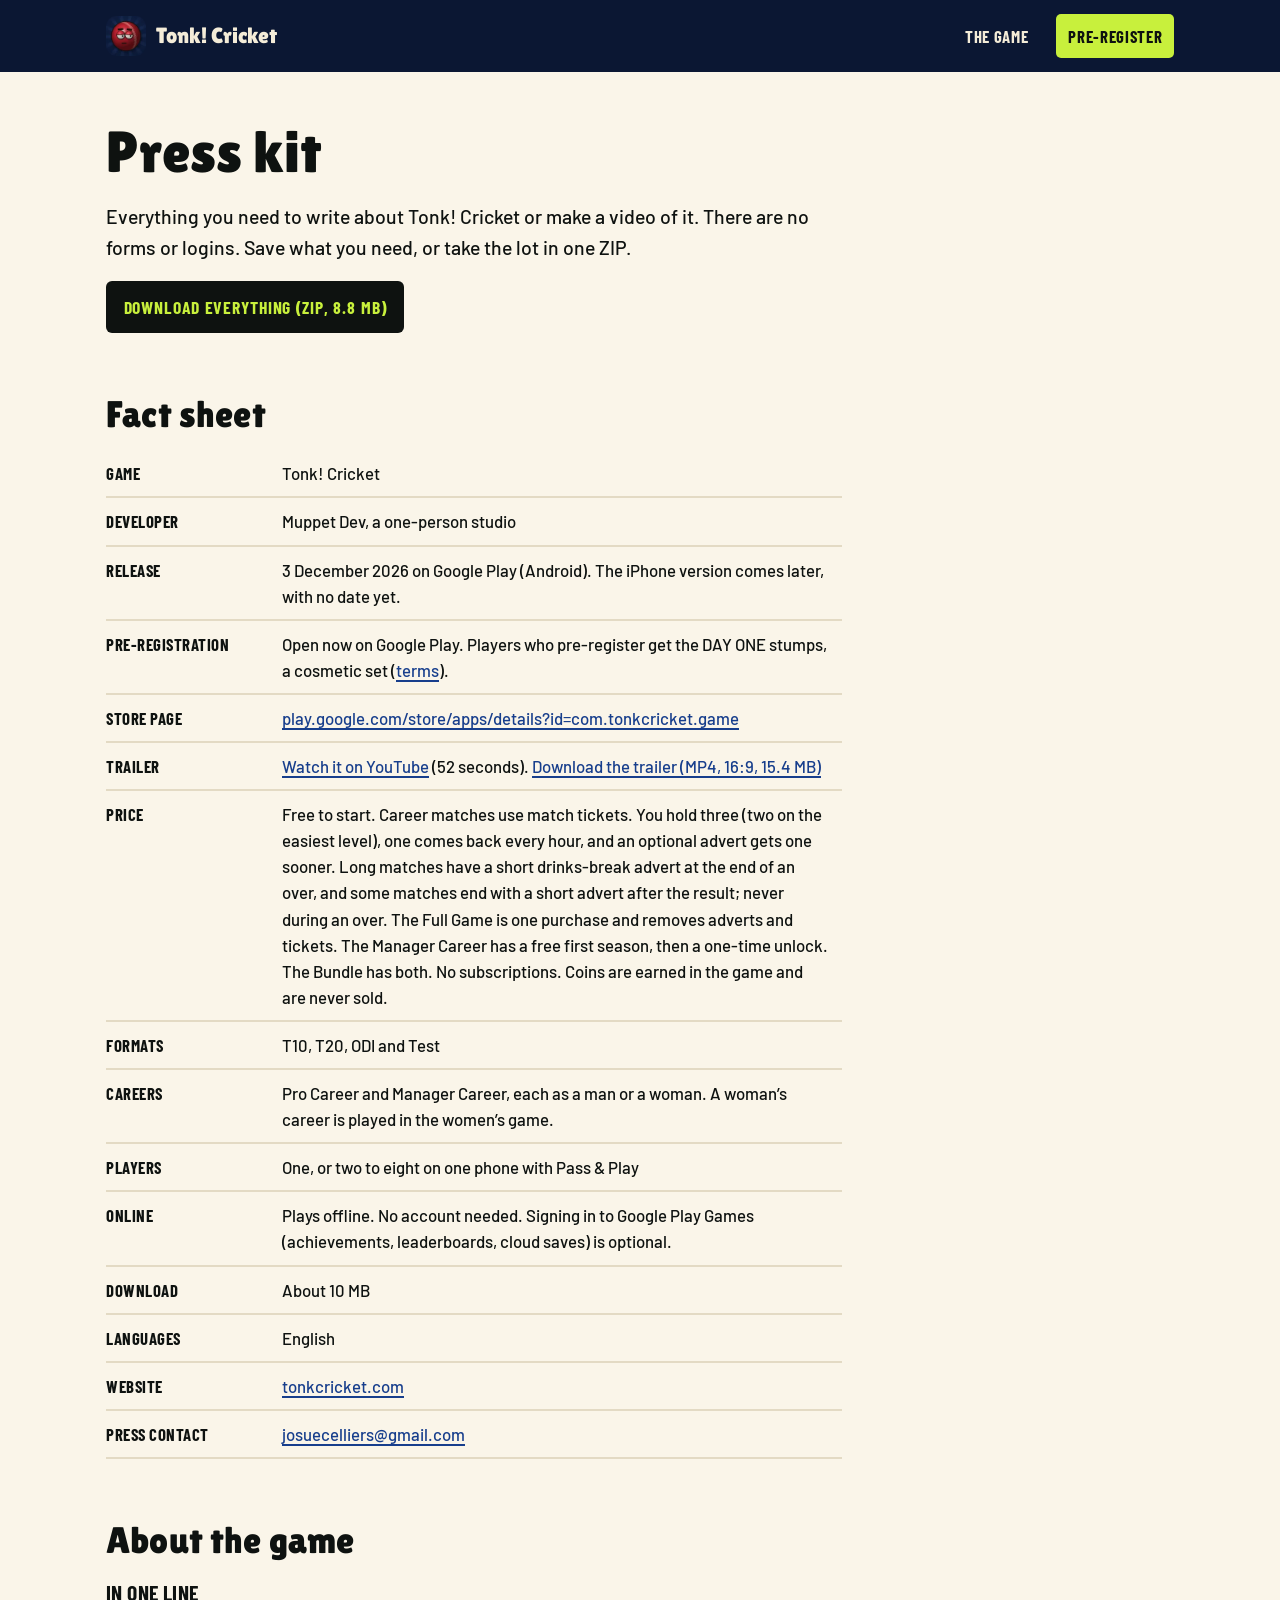
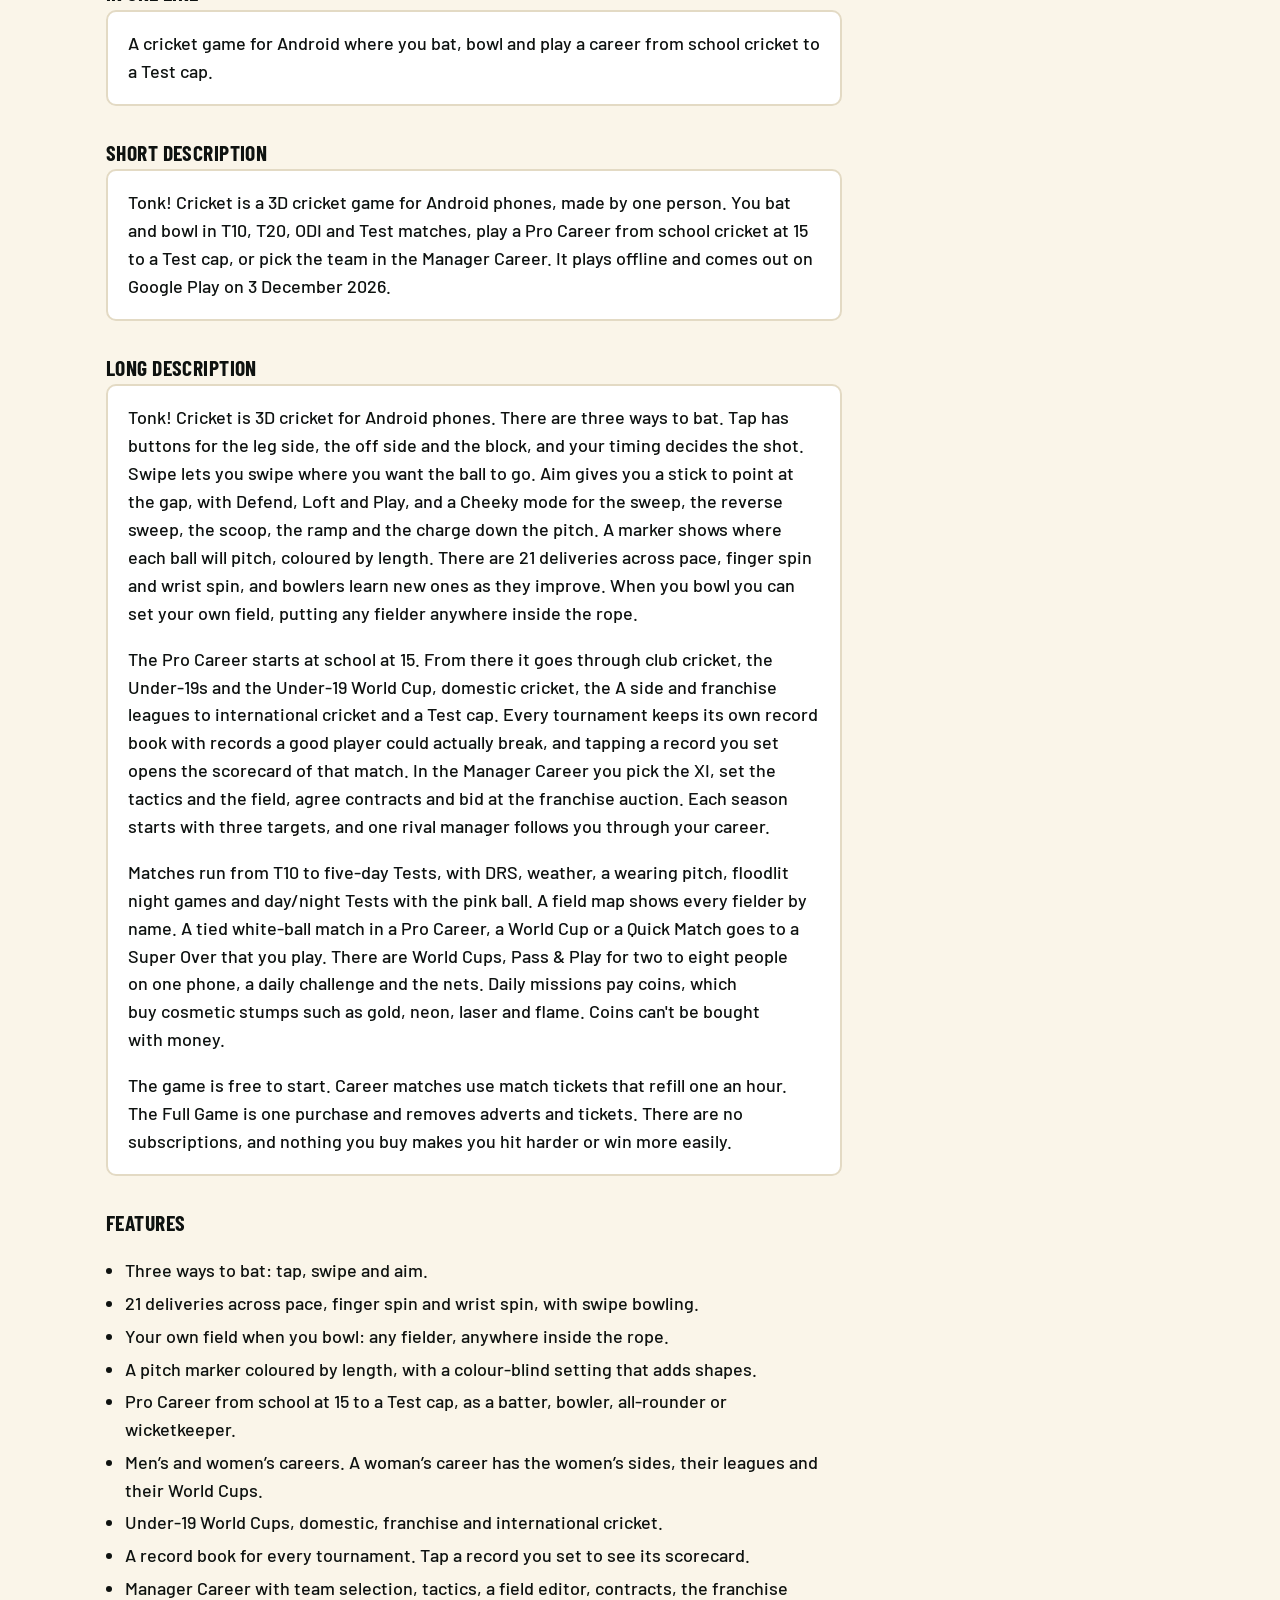
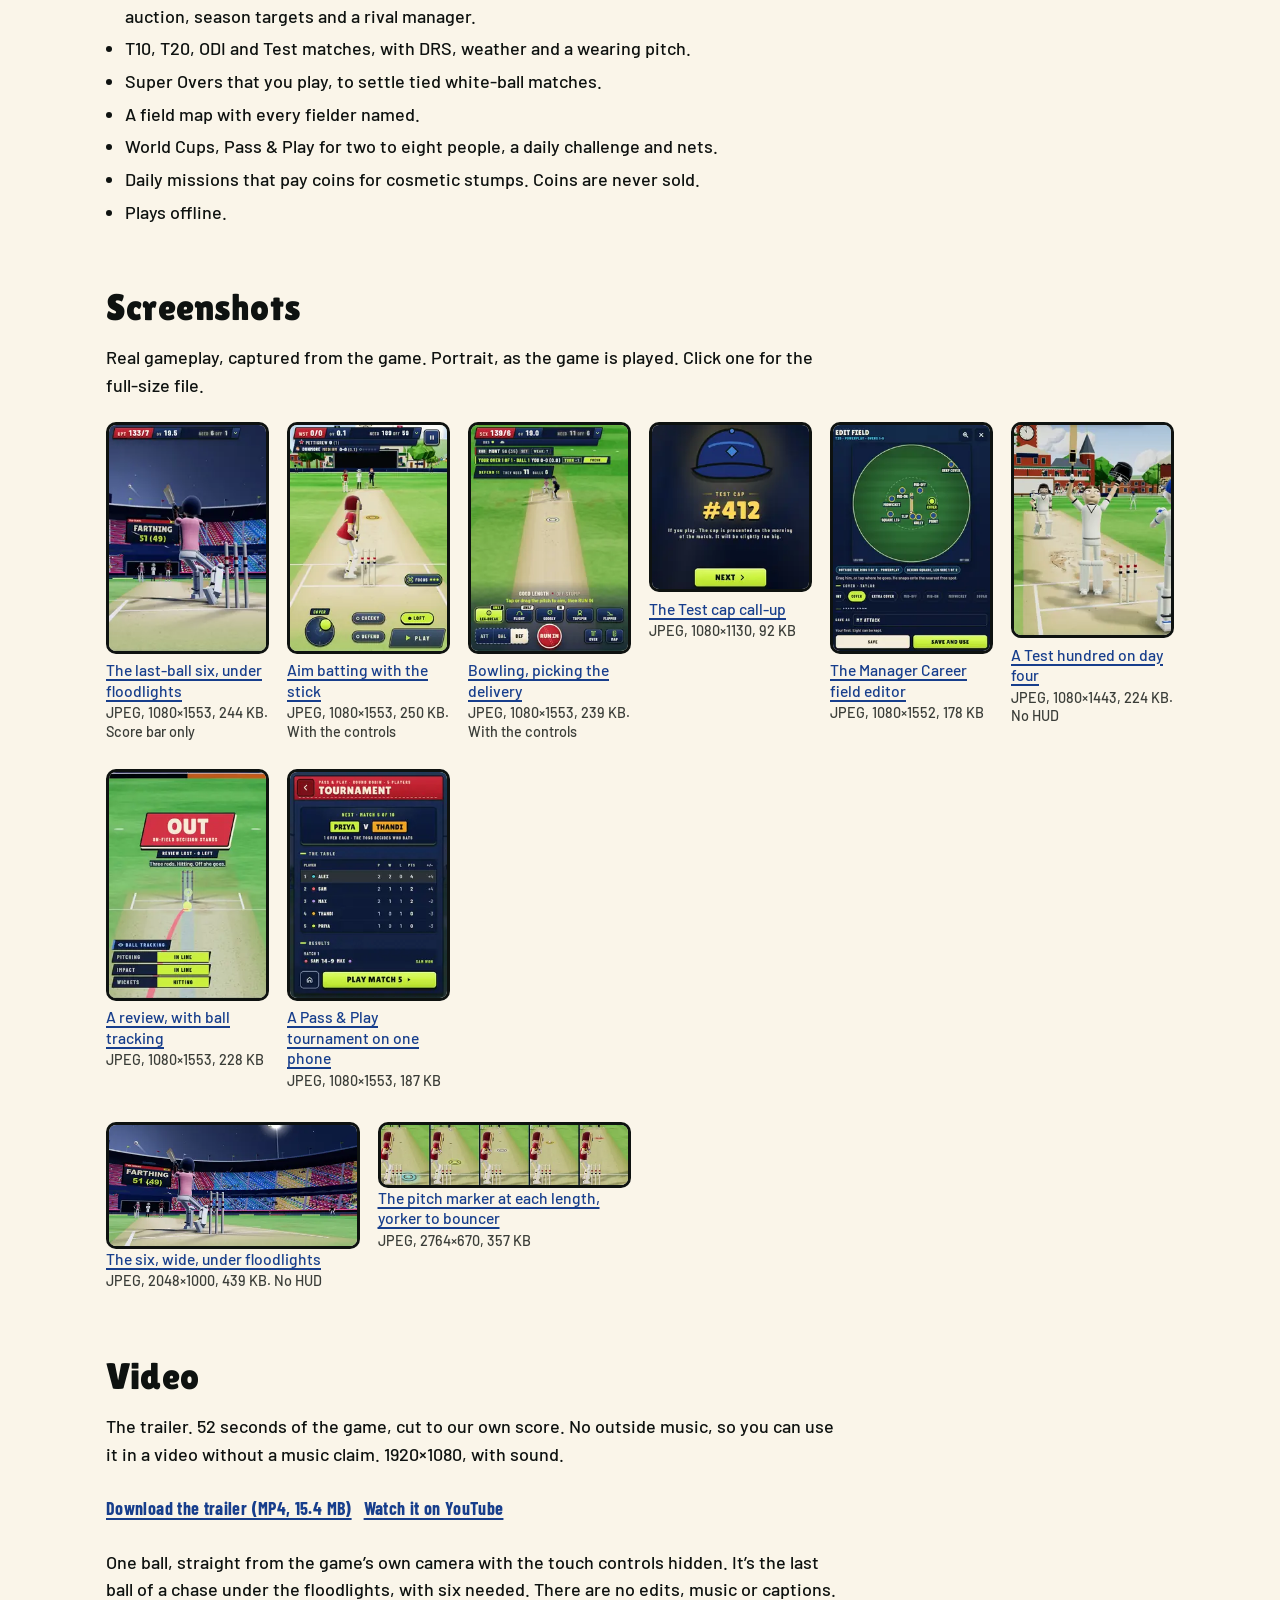
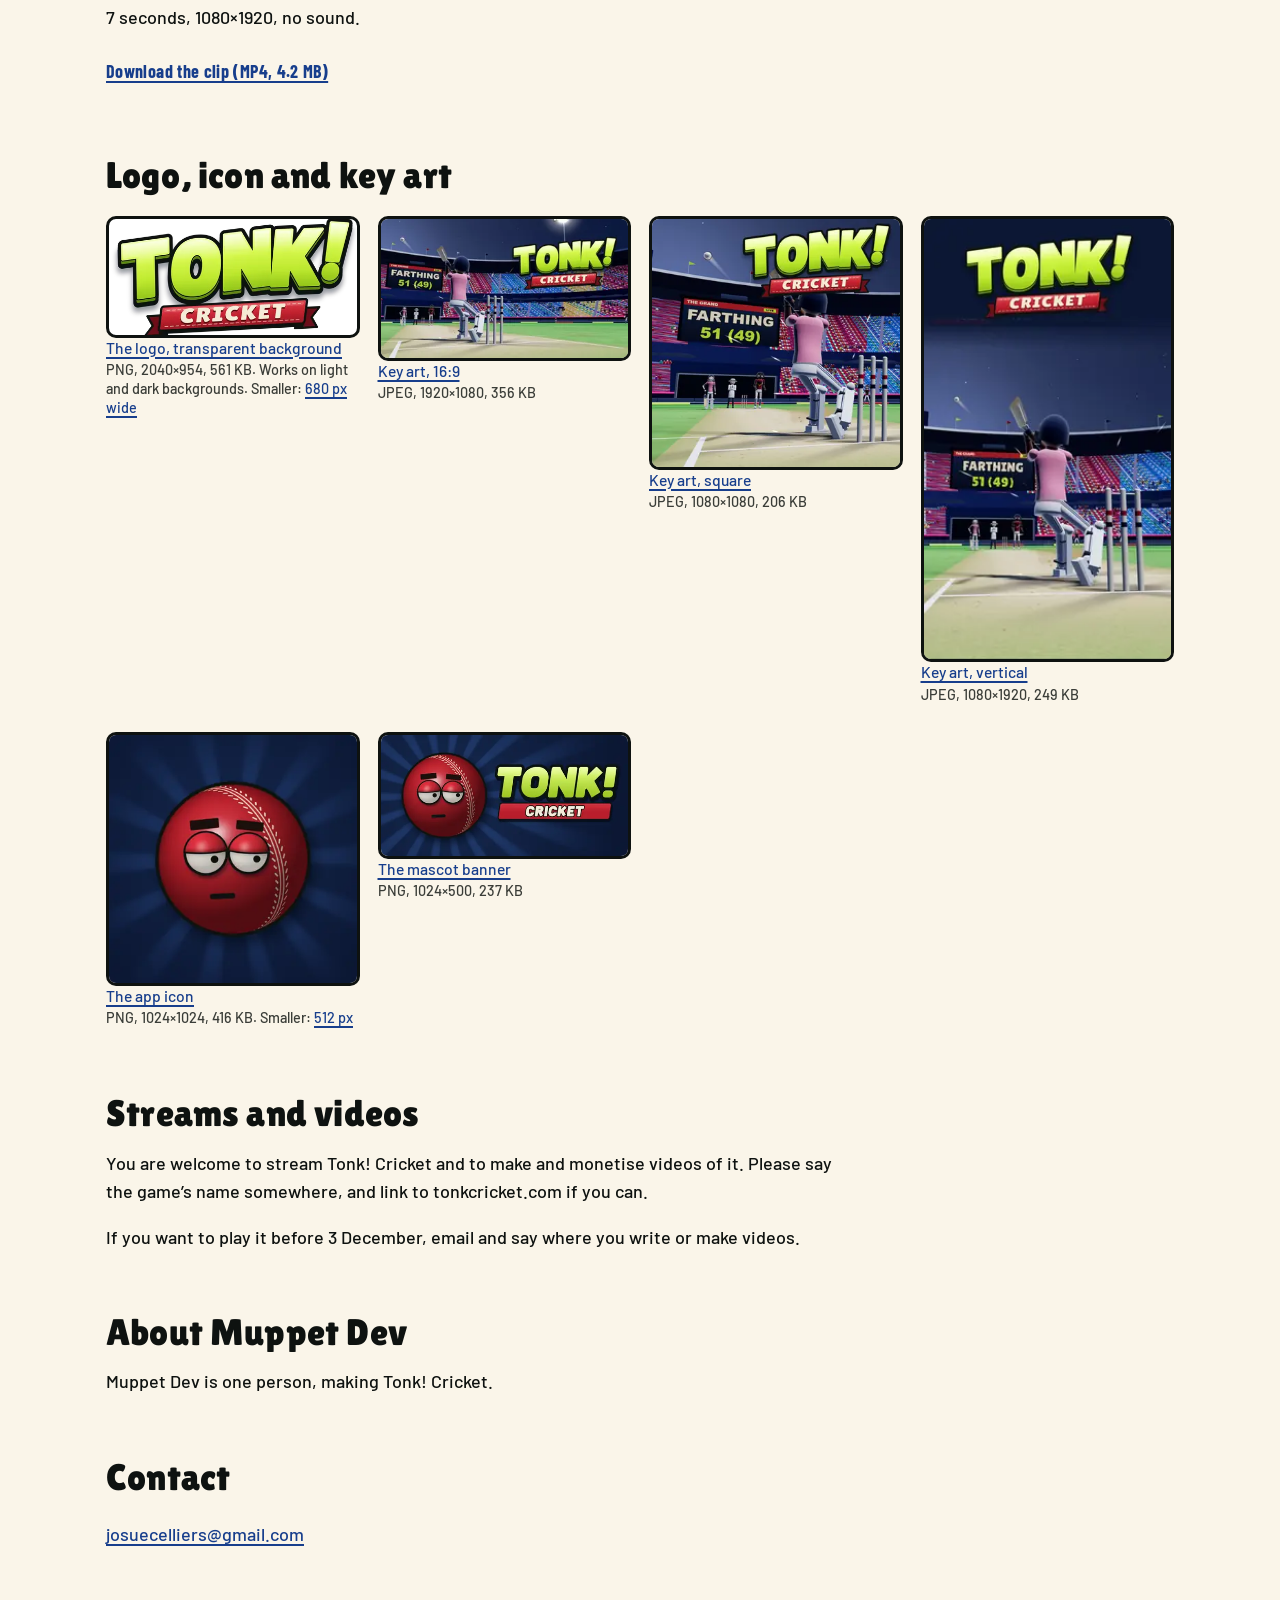
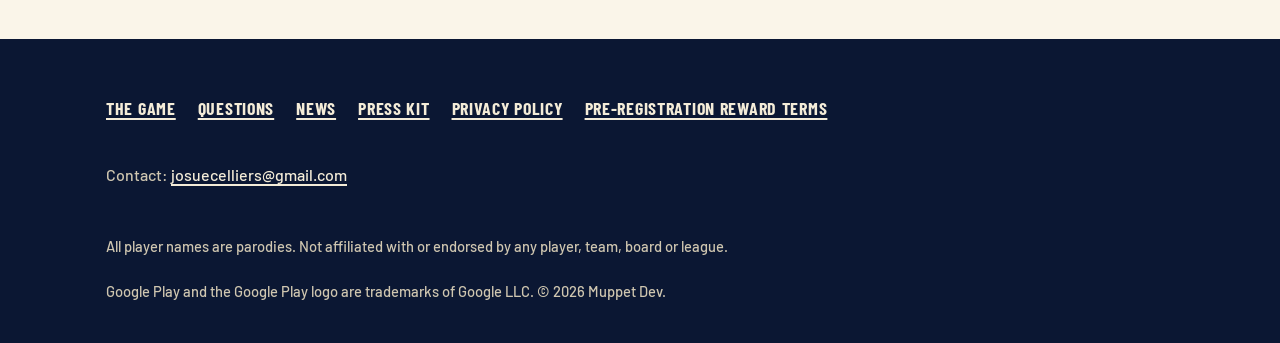
<file: press.html>
<!doctype html>
<html lang="en">
<head>
<meta charset="utf-8">
<meta name="viewport" content="width=device-width, initial-scale=1, viewport-fit=cover">
<title>Press kit: Tonk! Cricket</title>
<meta name="description" content="The Tonk! Cricket press kit. Fact sheet, descriptions, the trailer, screenshots, the logo and key art. Out on Google Play on 3 December 2026.">
<link rel="canonical" href="https://tonkcricket.com/press.html">
<meta name="theme-color" content="#0B1733">
<meta property="og:type" content="website">
<meta property="og:site_name" content="Tonk! Cricket">
<meta property="og:title" content="Tonk! Cricket: press kit">
<meta property="og:description" content="Fact sheet, descriptions, screenshots, a gameplay clip, the logo and key art. Out on Google Play on 3 December 2026.">
<meta property="og:url" content="https://tonkcricket.com/press.html">
<meta property="og:image" content="https://tonkcricket.com/img/share-2.jpg">
<meta property="og:image:width" content="1200">
<meta property="og:image:height" content="630">
<meta property="og:image:alt" content="A batter in a pink shirt hits a six into a floodlit stadium at night, with the Tonk! Cricket logo and the words Out 3 December on Google Play.">
<meta name="twitter:card" content="summary_large_image">
<meta name="twitter:title" content="Tonk! Cricket: press kit">
<meta name="twitter:description" content="Fact sheet, descriptions, screenshots, a gameplay clip, the logo and key art. Out on Google Play on 3 December 2026.">
<meta name="twitter:image" content="https://tonkcricket.com/img/share-2.jpg">
<link rel="icon" href="favicon.ico" sizes="48x48">
<link rel="icon" href="img/favicon-32.png" type="image/png" sizes="32x32">
<link rel="apple-touch-icon" href="apple-touch-icon.png">
<link rel="manifest" href="site.webmanifest">
<link rel="preload" href="fonts/lilita-one-400.woff2" as="font" type="font/woff2" crossorigin>
<link rel="preload" href="fonts/barlow-500.woff2" as="font" type="font/woff2" crossorigin>
<link rel="preload" href="fonts/barlow-condensed-700.woff2" as="font" type="font/woff2" crossorigin>
<link rel="stylesheet" href="site.css">
</head>
<body class="page">
<a class="skip" href="#main">Skip to the press kit</a>
<header class="top top--page" aria-label="Site">
  <div class="wrap top-in">
    <a class="brand" href="./"><img src="img/icon-96.webp" width="40" height="40" alt="">Tonk! Cricket</a>
    <nav class="nav" aria-label="Main"><a href="./">The game</a><a class="nav-cta" href="https://play.google.com/store/apps/details?id=com.tonkcricket.game&amp;referrer=utm_source%3Dsite%26utm_medium%3Dweb%26utm_campaign%3Dprereg%26utm_content%3Dpress-nav">Pre-register</a></nav>
  </div>
</header>

<main id="main" class="doc press-wide">
  <h1>Press kit</h1>
  <p class="lead">Everything you need to write about Tonk! Cricket or make a video of it. There are no forms or logins. Save what you need, or take the lot in one ZIP.</p>
  <p><a class="zip" href="press/tonk-cricket-press-kit.zip">Download everything (ZIP, 8.8 MB)</a></p>

  <h2 id="facts">Fact sheet</h2>
  <table class="facts-table">
    <tr><th scope="row">Game</th><td>Tonk! Cricket</td></tr>
    <tr><th scope="row">Developer</th><td>Muppet Dev, a one-person studio</td></tr>
    <tr><th scope="row">Release</th><td>3 December 2026 on Google Play (Android). The iPhone version comes later, with no date yet.</td></tr>
    <tr><th scope="row">Pre-registration</th><td>Open now on Google Play. Players who pre-register get the DAY ONE stumps, a cosmetic set (<a href="prereg-reward.html">terms</a>).</td></tr>
    <tr><th scope="row">Store page</th><td><a href="https://play.google.com/store/apps/details?id=com.tonkcricket.game&amp;referrer=utm_source%3Dsite%26utm_medium%3Dweb%26utm_campaign%3Dprereg%26utm_content%3Dpress">play.google.com/store/apps/details?id=com.tonkcricket.game</a></td></tr>
    <tr><th scope="row">Trailer</th><td><a href="https://www.youtube.com/watch?v=je57xUyOyPU" rel="noopener">Watch it on YouTube</a> (52 seconds). <a href="press/tonk-cricket-trailer-16x9.mp4">Download the trailer (MP4, 16:9, 15.4 MB)</a></td></tr>
    <tr><th scope="row">Price</th><td>Free to start. Career matches use match tickets. You hold three (two on the easiest level), one comes back every hour, and an optional advert gets one sooner. Long matches have a short drinks-break advert at the end of an over, and some matches end with a short advert after the result; never during an over. The Full Game is one purchase and removes adverts and tickets. The Manager Career has a free first season, then a one-time unlock. The Bundle has both. No subscriptions. Coins are earned in the game and are never sold.</td></tr>
    <tr><th scope="row">Formats</th><td>T10, T20, ODI and Test</td></tr>
    <tr><th scope="row">Careers</th><td>Pro Career and Manager Career, each as a man or a woman. A woman&rsquo;s career is played in the women&rsquo;s game.</td></tr>
    <tr><th scope="row">Players</th><td>One, or two to eight on one phone with Pass &amp; Play</td></tr>
    <tr><th scope="row">Online</th><td>Plays offline. No account needed. Signing in to Google Play Games (achievements, leaderboards, cloud saves) is optional.</td></tr>
    <tr><th scope="row">Download</th><td>About 10 MB</td></tr>
    <tr><th scope="row">Languages</th><td>English</td></tr>
    <tr><th scope="row">Website</th><td><a href="https://tonkcricket.com/">tonkcricket.com</a></td></tr>
    <tr><th scope="row">Press contact</th><td><a href="mailto:josuecelliers@gmail.com">josuecelliers@gmail.com</a></td></tr>
  </table>

  <h2 id="about">About the game</h2>
  <h3>In one line</h3>
  <div class="desc"><p>A cricket game for Android where you bat, bowl and play a career from school cricket to a Test cap.</p></div>
  <h3 style="margin-top:1.4em">Short description</h3>
  <div class="desc"><p>Tonk! Cricket is a 3D cricket game for Android phones, made by one person. You bat and bowl in T10, T20, ODI and Test matches, play a Pro Career from school cricket at 15 to a Test cap, or pick the team in the Manager Career. It plays offline and comes out on Google Play on 3 December 2026.</p></div>
  <h3 style="margin-top:1.4em">Long description</h3>
  <div class="desc">
    <p>Tonk! Cricket is 3D cricket for Android phones. There are three ways to bat. Tap has buttons for the leg side, the off side and the block, and your timing decides the shot. Swipe lets you swipe where you want the ball to go. Aim gives you a stick to point at the gap, with Defend, Loft and Play, and a Cheeky mode for the sweep, the reverse sweep, the scoop, the ramp and the charge down the pitch. A marker shows where each ball will pitch, coloured by length. There are 21 deliveries across pace, finger spin and wrist spin, and bowlers learn new ones as they improve. When you bowl you can set your own field, putting any fielder anywhere inside the rope.</p>
    <p>The Pro Career starts at school at 15. From there it goes through club cricket, the Under-19s and the Under-19 World Cup, domestic cricket, the A side and franchise leagues to international cricket and a Test cap. Every tournament keeps its own record book with records a good player could actually break, and tapping a record you set opens the scorecard of that match. In the Manager Career you pick the XI, set the tactics and the field, agree contracts and bid at the franchise auction. Each season starts with three targets, and one rival manager follows you through your career.</p>
    <p>Matches run from T10 to five-day Tests, with DRS, weather, a wearing pitch, floodlit night games and day/night Tests with the pink ball. A field map shows every fielder by name. A tied white-ball match in a Pro Career, a World Cup or a Quick Match goes to a Super Over that you play. There are World Cups, Pass &amp; Play for two to eight people on one phone, a daily challenge and the nets. Daily missions pay coins, which buy cosmetic stumps such as gold, neon, laser and flame. Coins can't be bought with money.</p>
    <p>The game is free to start. Career matches use match tickets that refill one an hour. The Full Game is one purchase and removes adverts and tickets. There are no subscriptions, and nothing you buy makes you hit harder or win more easily.</p>
  </div>
  <h3 style="margin-top:1.4em">Features</h3>
  <ul>
    <li>Three ways to bat: tap, swipe and aim.</li>
    <li>21 deliveries across pace, finger spin and wrist spin, with swipe bowling.</li>
    <li>Your own field when you bowl: any fielder, anywhere inside the rope.</li>
    <li>A pitch marker coloured by length, with a colour-blind setting that adds shapes.</li>
    <li>Pro Career from school at 15 to a Test cap, as a batter, bowler, all-rounder or wicketkeeper.</li>
    <li>Men&rsquo;s and women&rsquo;s careers. A woman&rsquo;s career has the women&rsquo;s sides, their leagues and their World Cups.</li>
    <li>Under-19 World Cups, domestic, franchise and international cricket.</li>
    <li>A record book for every tournament. Tap a record you set to see its scorecard.</li>
    <li>Manager Career with team selection, tactics, a field editor, contracts, the franchise auction, season targets and a rival manager.</li>
    <li>T10, T20, ODI and Test matches, with DRS, weather and a wearing pitch.</li>
    <li>Super Overs that you play, to settle tied white-ball matches.</li>
    <li>A field map with every fielder named.</li>
    <li>World Cups, Pass &amp; Play for two to eight people, a daily challenge and nets.</li>
    <li>Daily missions that pay coins for cosmetic stumps. Coins are never sold.</li>
    <li>Plays offline.</li>
  </ul>

  <h2 id="screenshots">Screenshots</h2>
  <p>Real gameplay, captured from the game. Portrait, as the game is played. Click one for the full-size file.</p>
  <ul class="shots-grid">
    <li><a href="press/tonk-cricket-01-six-night.jpg"><img src="img/press-01-six-night.webp" width="240" height="345" loading="lazy" decoding="async" alt="The last-ball six, under floodlights"><span>The last-ball six, under floodlights</span></a><small>JPEG, 1080&times;1553, 244 KB. Score bar only</small></li><li><a href="press/tonk-cricket-02-advanced-batting.jpg"><img src="img/press-02-advanced-batting.webp" width="240" height="345" loading="lazy" decoding="async" alt="Aim batting with the stick"><span>Aim batting with the stick</span></a><small>JPEG, 1080&times;1553, 250 KB. With the controls</small></li><li><a href="press/tonk-cricket-03-bowling.jpg"><img src="img/press-03-bowling.webp" width="240" height="345" loading="lazy" decoding="async" alt="Bowling, picking the delivery"><span>Bowling, picking the delivery</span></a><small>JPEG, 1080&times;1553, 239 KB. With the controls</small></li><li><a href="press/tonk-cricket-05-test-cap.jpg"><img src="img/press-05-test-cap.webp" width="240" height="251" loading="lazy" decoding="async" alt="The Test cap call-up"><span>The Test cap call-up</span></a><small>JPEG, 1080&times;1130, 92 KB</small></li><li><a href="press/tonk-cricket-06-field-editor.jpg"><img src="img/press-06-field-editor.webp" width="240" height="345" loading="lazy" decoding="async" alt="The Manager Career field editor"><span>The Manager Career field editor</span></a><small>JPEG, 1080&times;1552, 178 KB</small></li><li><a href="press/tonk-cricket-07-test-hundred.jpg"><img src="img/press-07-test-hundred.webp" width="240" height="321" loading="lazy" decoding="async" alt="A Test hundred on day four"><span>A Test hundred on day four</span></a><small>JPEG, 1080&times;1443, 224 KB. No HUD</small></li><li><a href="press/tonk-cricket-08-drs.jpg"><img src="img/press-08-drs.webp" width="240" height="345" loading="lazy" decoding="async" alt="A review, with ball tracking"><span>A review, with ball tracking</span></a><small>JPEG, 1080&times;1553, 228 KB</small></li><li><a href="press/tonk-cricket-09-pass-and-play.jpg"><img src="img/press-09-pass-and-play.webp" width="240" height="345" loading="lazy" decoding="async" alt="A Pass &amp; Play tournament on one phone"><span>A Pass &amp; Play tournament on one phone</span></a><small>JPEG, 1080&times;1553, 187 KB</small></li>
  </ul>
  <ul class="art-grid" style="margin-top:22px">
    <li><a href="press/tonk-cricket-10-six-floodlights-wide.jpg"><img src="img/press-10-six-floodlights-wide.webp" width="480" height="234" loading="lazy" decoding="async" alt="The six, wide, under floodlights"><span>The six, wide, under floodlights</span></a><small>JPEG, 2048&times;1000, 439 KB. No HUD</small></li><li><a href="press/tonk-cricket-04-length-marker.jpg"><img src="img/press-04-length-marker.webp" width="480" height="116" loading="lazy" decoding="async" alt="The pitch marker at each length, yorker to bouncer"><span>The pitch marker at each length, yorker to bouncer</span></a><small>JPEG, 2764&times;670, 357 KB</small></li>
  </ul>

  <h2 id="video">Video</h2>
  <p>The trailer. 52 seconds of the game, cut to our own score. No outside music, so you can use it in a video without a music claim. 1920&times;1080, with sound.</p>
  <p><a class="dl" href="press/tonk-cricket-trailer-16x9.mp4">Download the trailer (MP4, 15.4 MB)</a> &nbsp; <a class="dl" href="https://www.youtube.com/watch?v=je57xUyOyPU" rel="noopener">Watch it on YouTube</a></p>
  <p>One ball, straight from the game&rsquo;s own camera with the touch controls hidden. It&rsquo;s the last ball of a chase under the floodlights, with six needed. There are no edits, music or captions. 7 seconds, 1080&times;1920, no sound.</p>
  <p><a class="dl" href="press/tonk-cricket-clip-last-ball-six-1080x1920.mp4">Download the clip (MP4, 4.2 MB)</a></p>

  <h2 id="art">Logo, icon and key art</h2>
  <ul class="art-grid">
    <li class="on-light"><a href="press/tonk-cricket-logo-2040.png"><img src="img/press-logo-2040.webp" width="480" height="224" loading="lazy" decoding="async" alt="The logo, transparent background"><span>The logo, transparent background</span></a><small>PNG, 2040&times;954, 561 KB. Works on light and dark backgrounds. Smaller: <a href="press/tonk-cricket-logo-680.png">680 px wide</a></small></li><li><a href="press/tonk-cricket-key-art-1920x1080.jpg"><img src="img/press-key-art-1920x1080.webp" width="360" height="202" loading="lazy" decoding="async" alt="Key art, 16:9"><span>Key art, 16:9</span></a><small>JPEG, 1920&times;1080, 356 KB</small></li><li><a href="press/tonk-cricket-key-art-1080x1080.jpg"><img src="img/press-key-art-1080x1080.webp" width="360" height="360" loading="lazy" decoding="async" alt="Key art, square"><span>Key art, square</span></a><small>JPEG, 1080&times;1080, 206 KB</small></li><li><a href="press/tonk-cricket-key-art-1080x1920.jpg"><img src="img/press-key-art-1080x1920.webp" width="240" height="427" loading="lazy" decoding="async" alt="Key art, vertical"><span>Key art, vertical</span></a><small>JPEG, 1080&times;1920, 249 KB</small></li><li><a href="press/tonk-cricket-icon-1024.png"><img src="img/press-icon-1024.webp" width="360" height="360" loading="lazy" decoding="async" alt="The app icon"><span>The app icon</span></a><small>PNG, 1024&times;1024, 416 KB. Smaller: <a href="press/tonk-cricket-icon-512.png">512 px</a></small></li><li><a href="press/tonk-cricket-feature-graphic-1024x500.png"><img src="img/press-feature-graphic-1024x500.webp" width="480" height="234" loading="lazy" decoding="async" alt="The mascot banner"><span>The mascot banner</span></a><small>PNG, 1024&times;500, 237 KB</small></li>
  </ul>

  <h2 id="creators">Streams and videos</h2>
  <p>You are welcome to stream Tonk! Cricket and to make and monetise videos of it. Please say the game&rsquo;s name somewhere, and link to tonkcricket.com if you can.</p>
  <p>If you want to play it before 3 December, email and say where you write or make videos.</p>

  <h2 id="studio">About Muppet Dev</h2>
  <p>Muppet Dev is one person, making Tonk! Cricket.</p>

  <h2 id="contact">Contact</h2>
  <p><a href="mailto:josuecelliers@gmail.com">josuecelliers@gmail.com</a></p>
</main>

<footer class="foot">
  <div class="wrap foot-in">
    <ul class="foot-links">
      <li><a href="./">The game</a></li>
      <li><a href="faq.html">Questions</a></li>
      <li><a href="news.html">News</a></li>
      <li><a href="press.html">Press kit</a></li>
      <li><a href="privacy.html">Privacy policy</a></li>
      <li><a href="prereg-reward.html">Pre-registration reward terms</a></li>
    </ul>
    <p>Contact: <a href="mailto:josuecelliers@gmail.com">josuecelliers@gmail.com</a></p>
    <p class="legal">All player names are parodies. Not affiliated with or endorsed by any player, team, board or league.</p>
    <p class="legal">Google Play and the Google Play logo are trademarks of Google LLC. &copy; 2026 Muppet Dev.</p>
  </div>
</footer>
<!-- Cloudflare Web Analytics --><script type='module' src='https://static.cloudflareinsights.com/beacon.min.js' data-cf-beacon='{"token": "5673495f2e7742f28be498f2300f4749"}'></script><!-- End Cloudflare Web Analytics -->
</body>
</html>
</file>
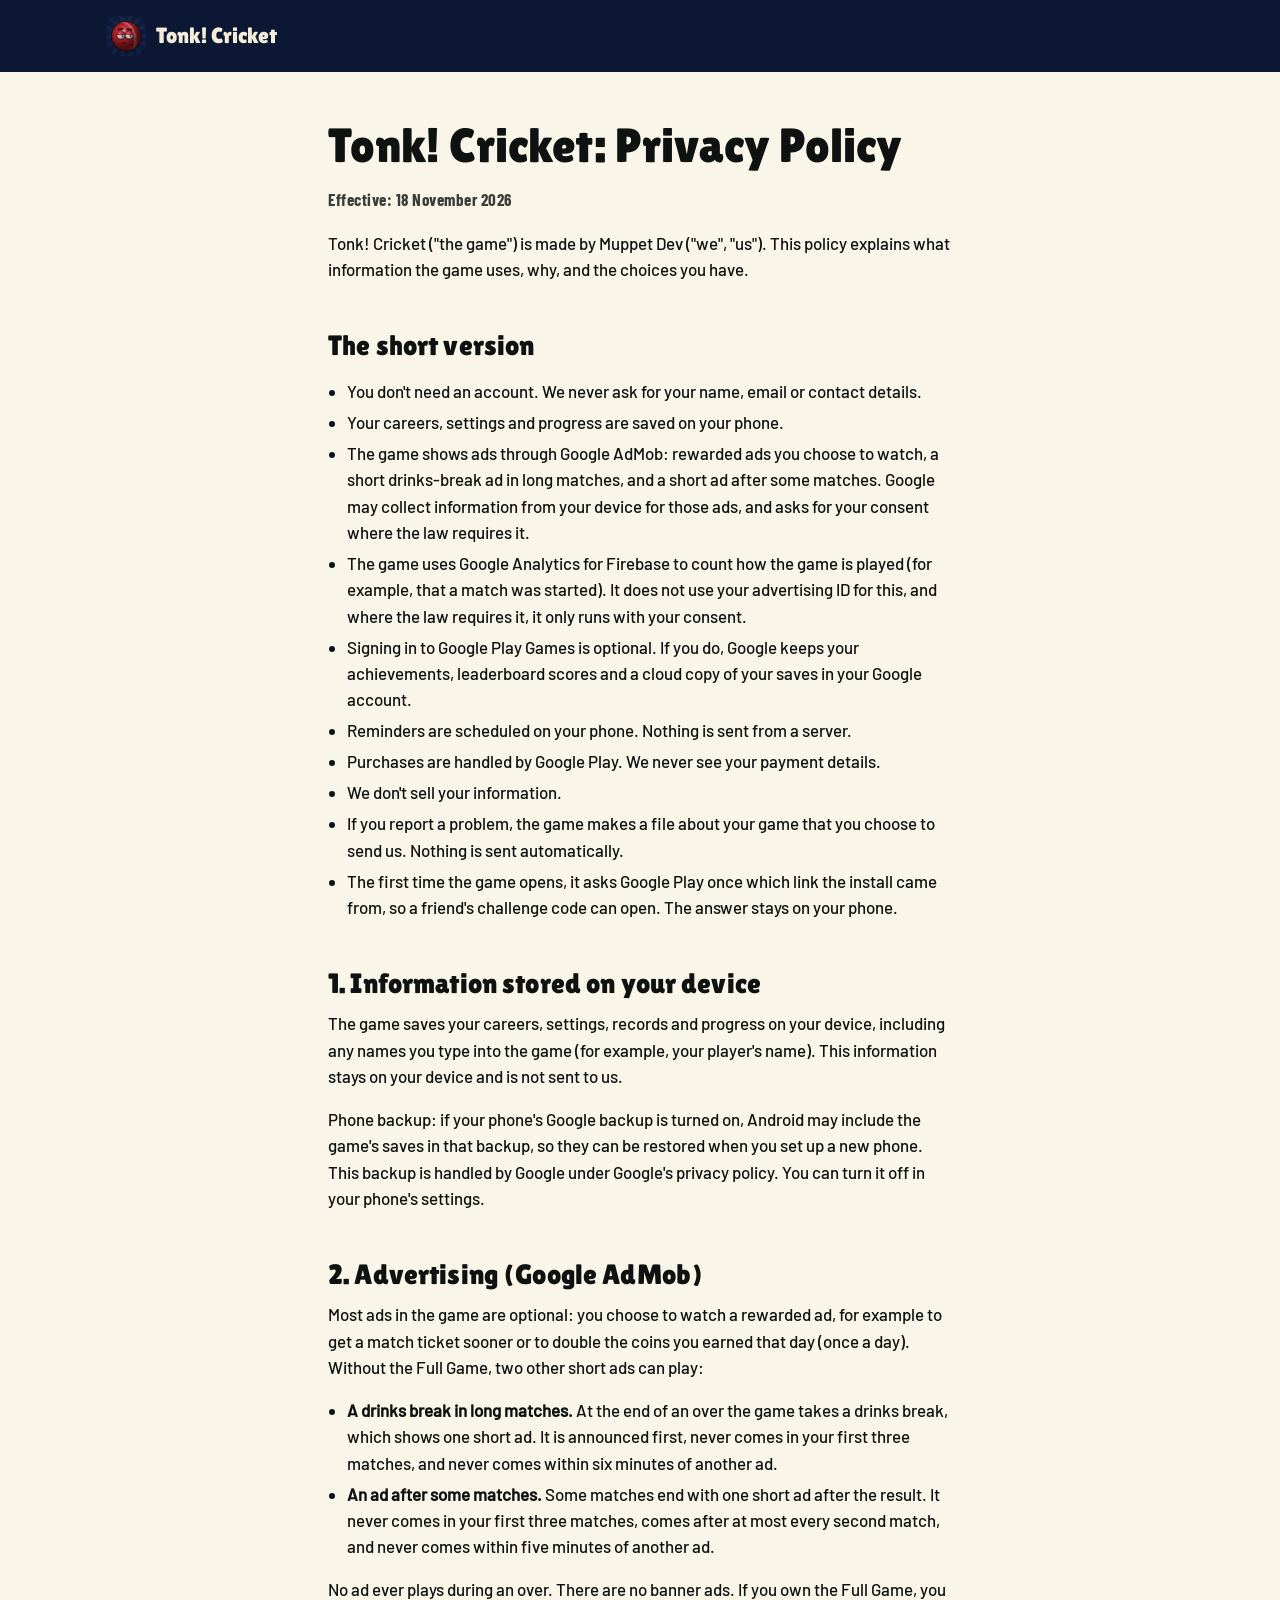
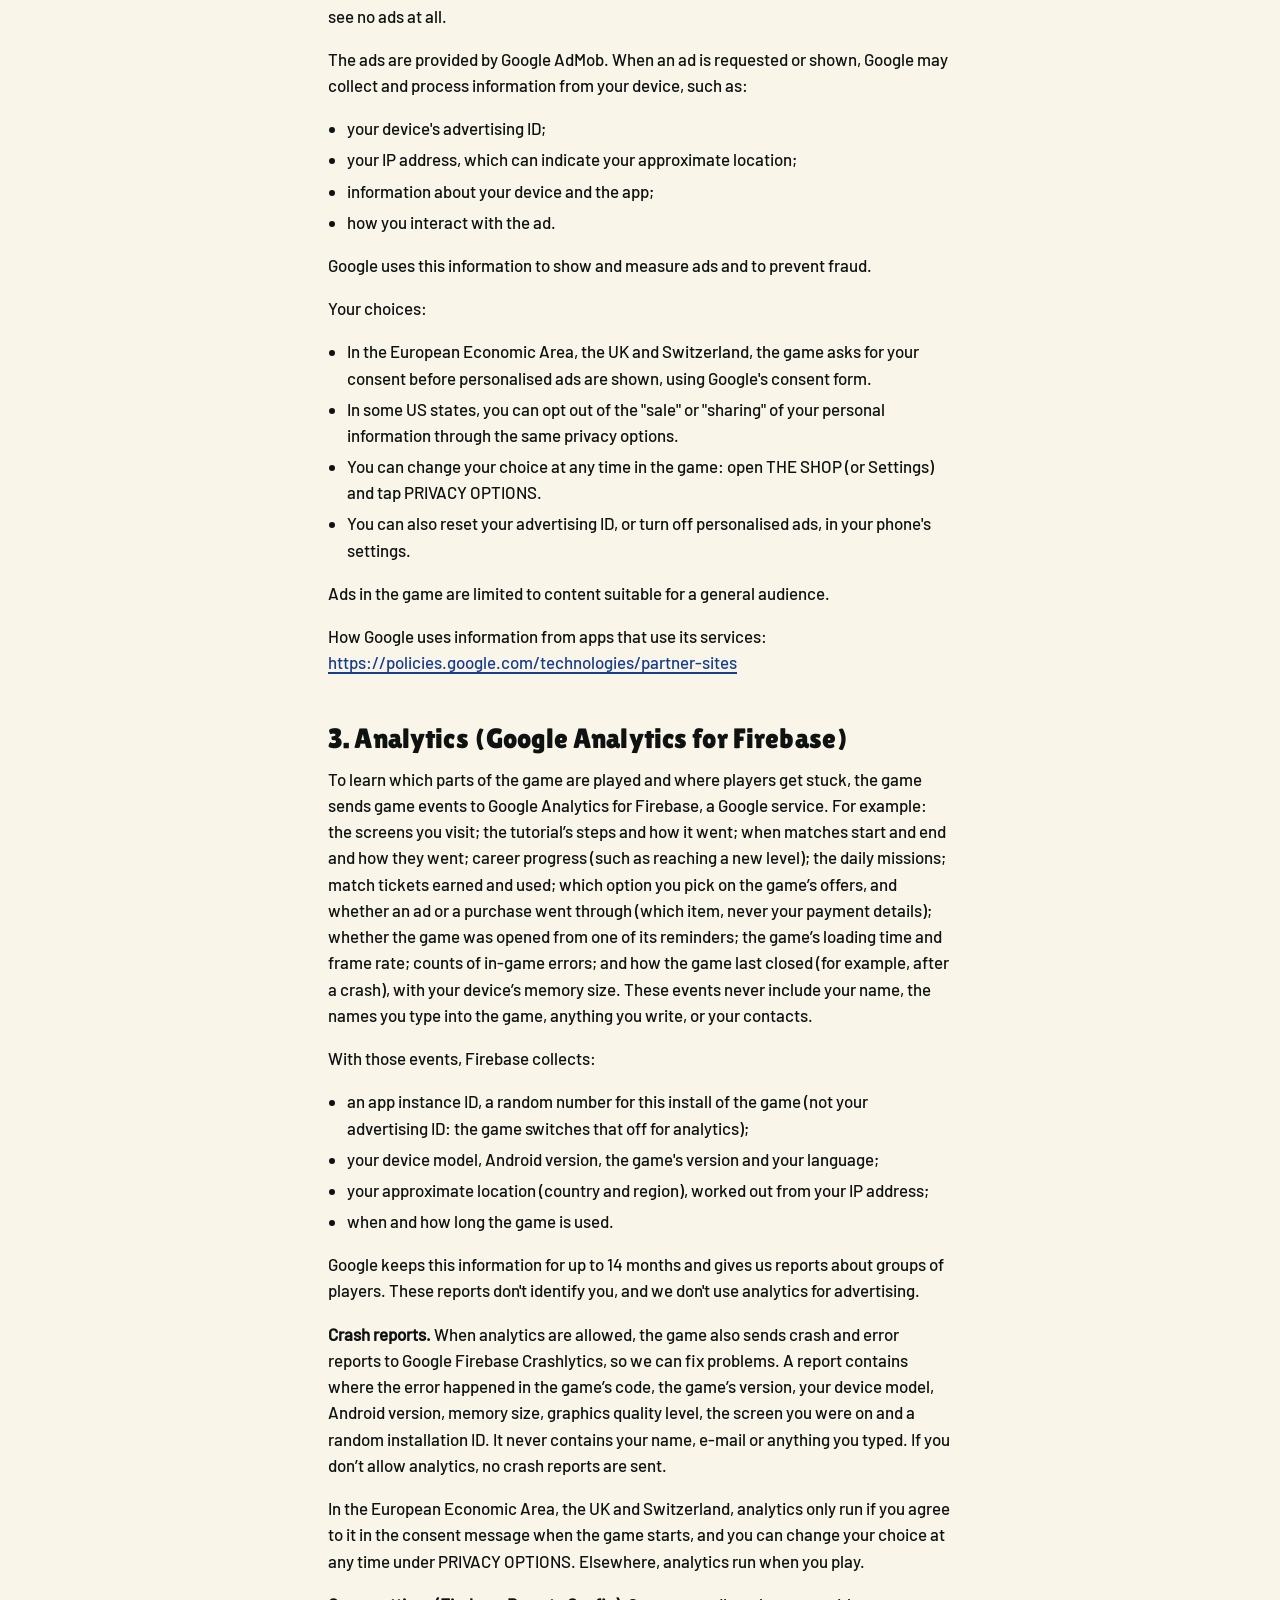
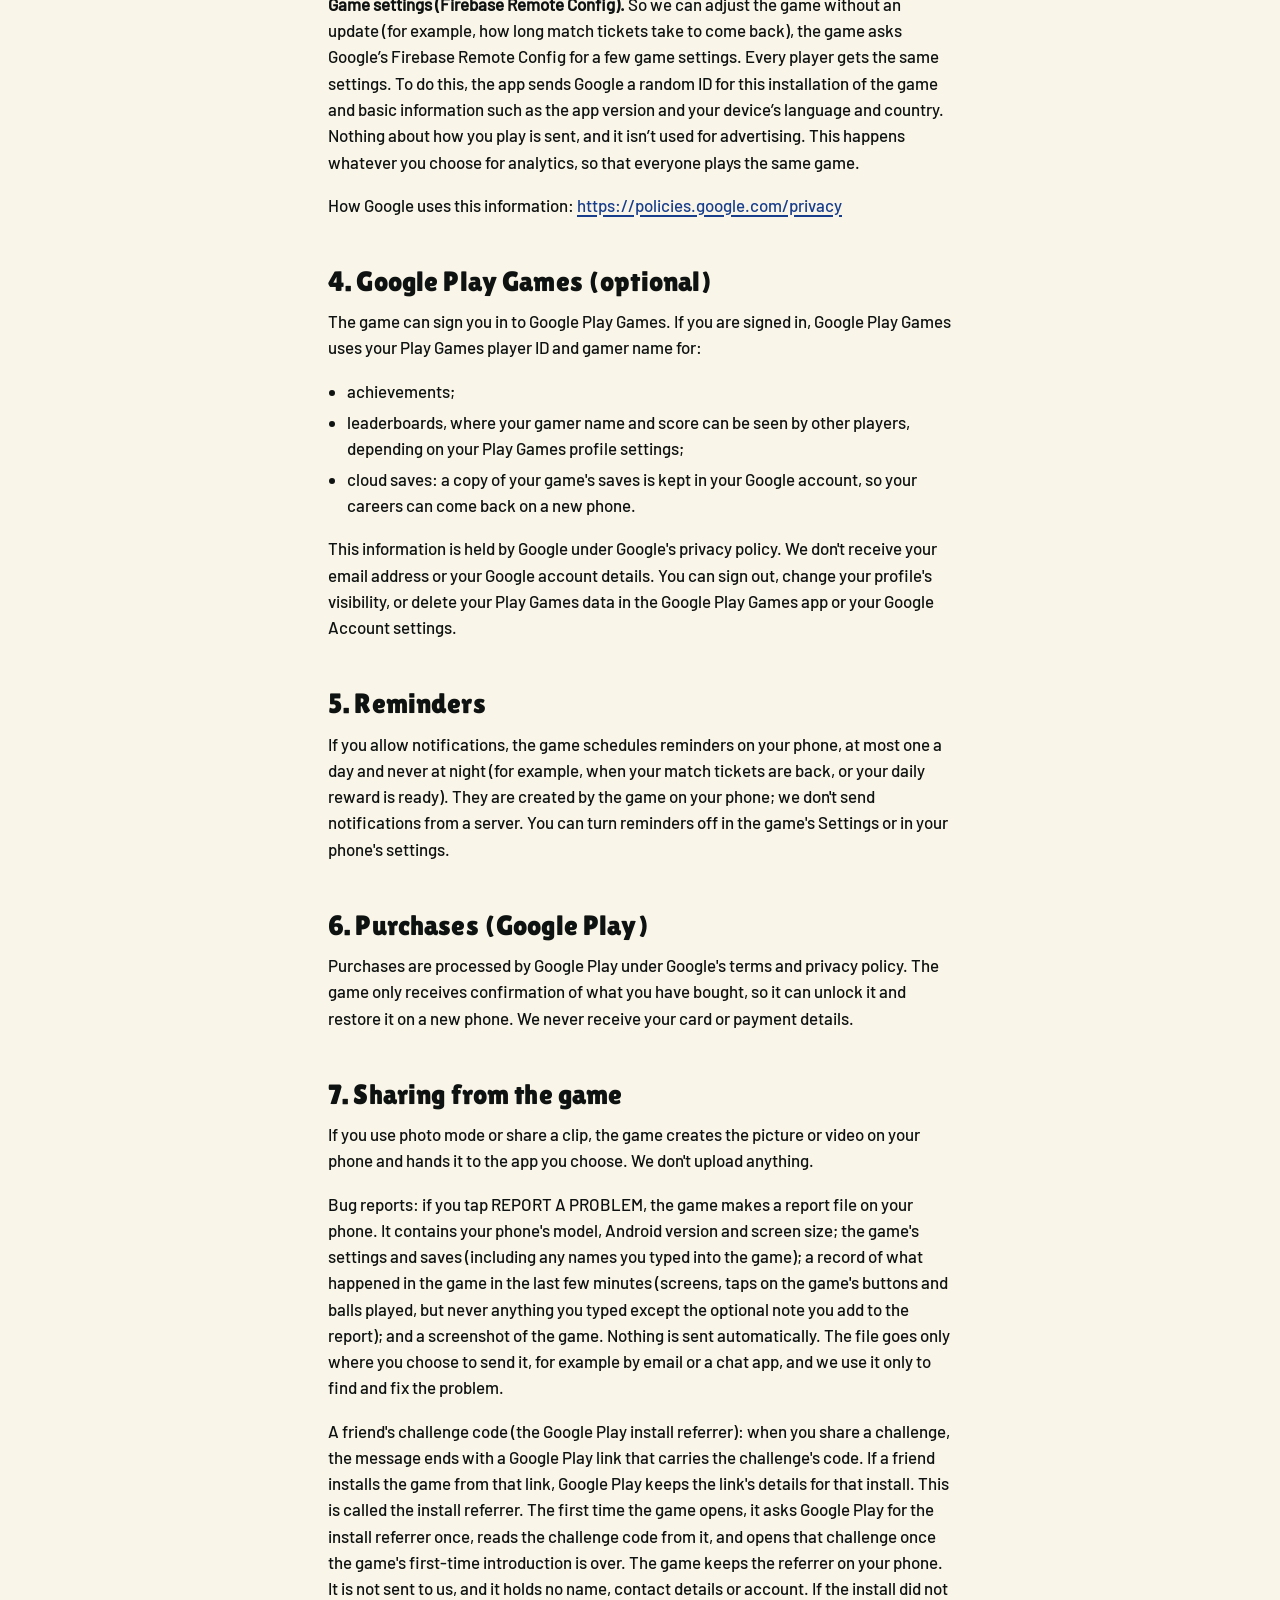
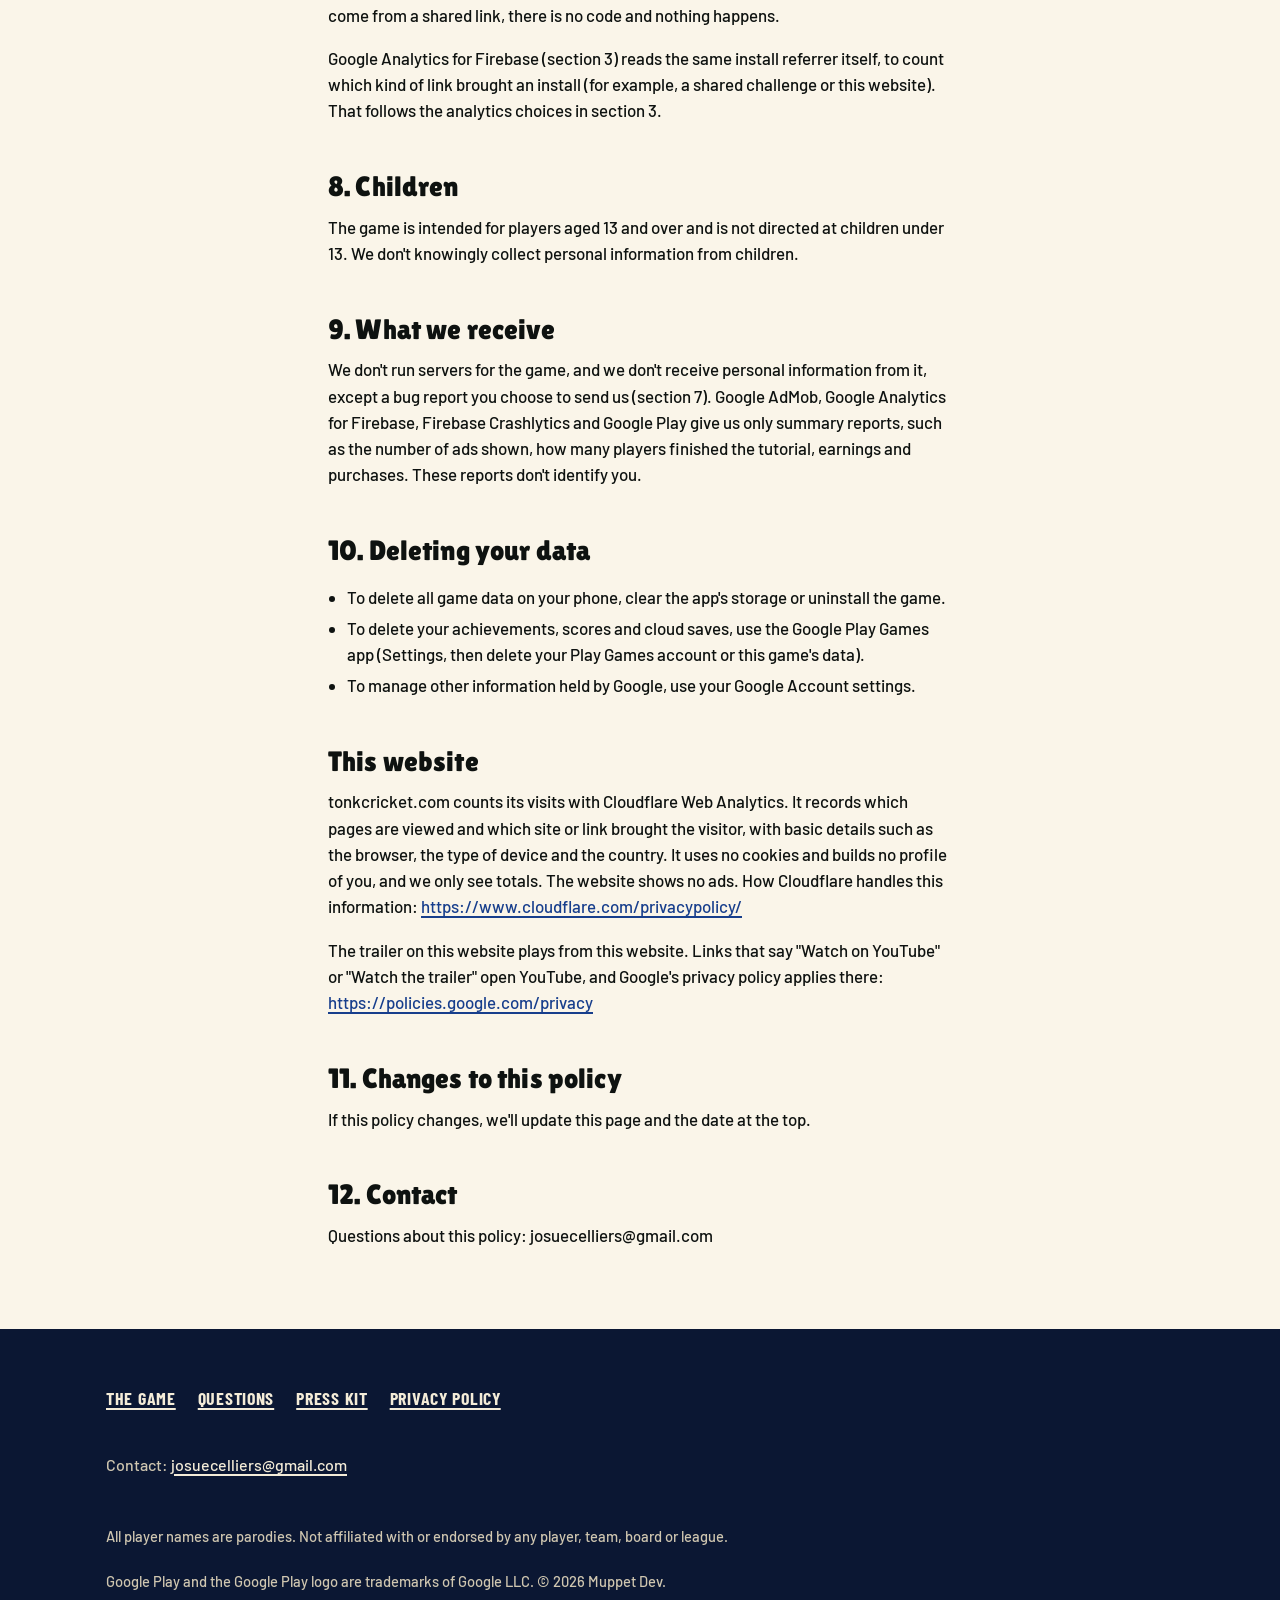
<file: privacy.html>
<!doctype html>
<html lang="en">
<head>
<meta charset="utf-8">
<meta name="viewport" content="width=device-width, initial-scale=1, viewport-fit=cover">
<title>Tonk! Cricket: Privacy Policy</title>
<meta name="description" content="The privacy policy for Tonk! Cricket, a cricket game for phones by Muppet Dev.">
<link rel="canonical" href="https://tonkcricket.com/privacy.html">
<meta name="theme-color" content="#0B1733">
<meta property="og:type" content="website">
<meta property="og:site_name" content="Tonk! Cricket">
<meta property="og:title" content="Tonk! Cricket: privacy policy">
<meta property="og:description" content="What the game uses, why, and the choices you have. No account, no name, no email.">
<meta property="og:url" content="https://tonkcricket.com/privacy.html">
<meta property="og:image" content="https://tonkcricket.com/img/share-2.jpg">
<meta property="og:image:width" content="1200">
<meta property="og:image:height" content="630">
<meta property="og:image:alt" content="A batter in a pink shirt hits a six into a floodlit stadium at night, with the Tonk! Cricket logo and the words Out 3 December on Google Play.">
<meta name="twitter:card" content="summary_large_image">
<meta name="twitter:title" content="Tonk! Cricket: privacy policy">
<meta name="twitter:description" content="What the game uses, why, and the choices you have. No account, no name, no email.">
<meta name="twitter:image" content="https://tonkcricket.com/img/share-2.jpg">
<link rel="icon" href="favicon.ico" sizes="48x48">
<link rel="icon" href="img/favicon-32.png" type="image/png" sizes="32x32">
<link rel="apple-touch-icon" href="apple-touch-icon.png">
<link rel="preload" href="fonts/lilita-one-400.woff2" as="font" type="font/woff2" crossorigin>
<link rel="preload" href="fonts/barlow-500.woff2" as="font" type="font/woff2" crossorigin>
<link rel="preload" href="fonts/barlow-condensed-700.woff2" as="font" type="font/woff2" crossorigin>
<link rel="stylesheet" href="site.css">
</head>
<body class="page">
<header class="top top--page"><div class="wrap top-in"><a class="top-link" href="./"><img src="img/icon-96.webp" width="40" height="40" alt="">Tonk! Cricket</a></div></header>
<main class="doc policy">
<h1>Tonk! Cricket: Privacy Policy</h1>
<p class="date">Effective: 18 November 2026</p>
<p>Tonk! Cricket ("the game") is made by Muppet Dev ("we", "us"). This policy explains what information the game uses, why, and the choices you have.</p>

<h2>The short version</h2>
<ul>
<li>You don't need an account. We never ask for your name, email or contact details.</li>
<li>Your careers, settings and progress are saved on your phone.</li>
<li>The game shows ads through Google AdMob: rewarded ads you choose to watch, a short drinks-break ad in long matches, and a short ad after some matches. Google may collect information from your device for those ads, and asks for your consent where the law requires it.</li>
<li>The game uses Google Analytics for Firebase to count how the game is played (for example, that a match was started). It does not use your advertising ID for this, and where the law requires it, it only runs with your consent.</li>
<li>Signing in to Google Play Games is optional. If you do, Google keeps your achievements, leaderboard scores and a cloud copy of your saves in your Google account.</li>
<li>Reminders are scheduled on your phone. Nothing is sent from a server.</li>
<li>Purchases are handled by Google Play. We never see your payment details.</li>
<li>We don't sell your information.</li>
<li>If you report a problem, the game makes a file about your game that you choose to send us. Nothing is sent automatically.</li>
<li>The first time the game opens, it asks Google Play once which link the install came from, so a friend's challenge code can open. The answer stays on your phone.</li>
</ul>

<h2>1. Information stored on your device</h2>
<p>The game saves your careers, settings, records and progress on your device, including any names you type into the game (for example, your player's name). This information stays on your device and is not sent to us.</p>
<p>Phone backup: if your phone's Google backup is turned on, Android may include the game's saves in that backup, so they can be restored when you set up a new phone. This backup is handled by Google under Google's privacy policy. You can turn it off in your phone's settings.</p>

<h2>2. Advertising (Google AdMob)</h2>
<p>Most ads in the game are optional: you choose to watch a rewarded ad, for example to get a match ticket sooner or to double the coins you earned that day (once a day). Without the Full Game, two other short ads can play:</p>
<ul>
<li><strong>A drinks break in long matches.</strong> At the end of an over the game takes a drinks break, which shows one short ad. It is announced first, never comes in your first three matches, and never comes within six minutes of another ad.</li>
<li><strong>An ad after some matches.</strong> Some matches end with one short ad after the result. It never comes in your first three matches, comes after at most every second match, and never comes within five minutes of another ad.</li>
</ul>
<p>No ad ever plays during an over. There are no banner ads. If you own the Full Game, you see no ads at all.</p>
<p>The ads are provided by Google AdMob. When an ad is requested or shown, Google may collect and process information from your device, such as:</p>
<ul>
<li>your device's advertising ID;</li>
<li>your IP address, which can indicate your approximate location;</li>
<li>information about your device and the app;</li>
<li>how you interact with the ad.</li>
</ul>
<p>Google uses this information to show and measure ads and to prevent fraud.</p>
<p>Your choices:</p>
<ul>
<li>In the European Economic Area, the UK and Switzerland, the game asks for your consent before personalised ads are shown, using Google's consent form.</li>
<li>In some US states, you can opt out of the "sale" or "sharing" of your personal information through the same privacy options.</li>
<li>You can change your choice at any time in the game: open THE SHOP (or Settings) and tap PRIVACY OPTIONS.</li>
<li>You can also reset your advertising ID, or turn off personalised ads, in your phone's settings.</li>
</ul>
<p>Ads in the game are limited to content suitable for a general audience.</p>
<p>How Google uses information from apps that use its services: <a href="https://policies.google.com/technologies/partner-sites">https://policies.google.com/technologies/partner-sites</a></p>

<h2>3. Analytics (Google Analytics for Firebase)</h2>
<p>To learn which parts of the game are played and where players get stuck, the game sends game events to Google Analytics for Firebase, a Google service. For example: the screens you visit; the tutorial&rsquo;s steps and how it went; when matches start and end and how they went; career progress (such as reaching a new level); the daily missions; match tickets earned and used; which option you pick on the game&rsquo;s offers, and whether an ad or a purchase went through (which item, never your payment details); whether the game was opened from one of its reminders; the game&rsquo;s loading time and frame rate; counts of in-game errors; and how the game last closed (for example, after a crash), with your device&rsquo;s memory size. These events never include your name, the names you type into the game, anything you write, or your contacts.</p>
<p>With those events, Firebase collects:</p>
<ul>
<li>an app instance ID, a random number for this install of the game (not your advertising ID: the game switches that off for analytics);</li>
<li>your device model, Android version, the game's version and your language;</li>
<li>your approximate location (country and region), worked out from your IP address;</li>
<li>when and how long the game is used.</li>
</ul>
<p>Google keeps this information for up to 14 months and gives us reports about groups of players. These reports don't identify you, and we don't use analytics for advertising.</p>
<p><strong>Crash reports.</strong> When analytics are allowed, the game also sends crash and error reports to Google Firebase Crashlytics, so we can fix problems. A report contains where the error happened in the game&rsquo;s code, the game&rsquo;s version, your device model, Android version, memory size, graphics quality level, the screen you were on and a random installation ID. It never contains your name, e-mail or anything you typed. If you don&rsquo;t allow analytics, no crash reports are sent.</p>
<p>In the European Economic Area, the UK and Switzerland, analytics only run if you agree to it in the consent message when the game starts, and you can change your choice at any time under PRIVACY OPTIONS. Elsewhere, analytics run when you play.</p>
<p><strong>Game settings (Firebase Remote Config).</strong> So we can adjust the game without an update (for example, how long match tickets take to come back), the game asks Google&rsquo;s Firebase Remote Config for a few game settings. Every player gets the same settings. To do this, the app sends Google a random ID for this installation of the game and basic information such as the app version and your device&rsquo;s language and country. Nothing about how you play is sent, and it isn&rsquo;t used for advertising. This happens whatever you choose for analytics, so that everyone plays the same game.</p>
<p>How Google uses this information: <a href="https://policies.google.com/privacy">https://policies.google.com/privacy</a></p>

<h2>4. Google Play Games (optional)</h2>
<p>The game can sign you in to Google Play Games. If you are signed in, Google Play Games uses your Play Games player ID and gamer name for:</p>
<ul>
<li>achievements;</li>
<li>leaderboards, where your gamer name and score can be seen by other players, depending on your Play Games profile settings;</li>
<li>cloud saves: a copy of your game's saves is kept in your Google account, so your careers can come back on a new phone.</li>
</ul>
<p>This information is held by Google under Google's privacy policy. We don't receive your email address or your Google account details. You can sign out, change your profile's visibility, or delete your Play Games data in the Google Play Games app or your Google Account settings.</p>

<h2>5. Reminders</h2>
<p>If you allow notifications, the game schedules reminders on your phone, at most one a day and never at night (for example, when your match tickets are back, or your daily reward is ready). They are created by the game on your phone; we don't send notifications from a server. You can turn reminders off in the game's Settings or in your phone's settings.</p>

<h2>6. Purchases (Google Play)</h2>
<p>Purchases are processed by Google Play under Google's terms and privacy policy. The game only receives confirmation of what you have bought, so it can unlock it and restore it on a new phone. We never receive your card or payment details.</p>

<h2>7. Sharing from the game</h2>
<p>If you use photo mode or share a clip, the game creates the picture or video on your phone and hands it to the app you choose. We don't upload anything.</p>
<p>Bug reports: if you tap REPORT A PROBLEM, the game makes a report file on your phone. It contains your phone's model, Android version and screen size; the game's settings and saves (including any names you typed into the game); a record of what happened in the game in the last few minutes (screens, taps on the game's buttons and balls played, but never anything you typed except the optional note you add to the report); and a screenshot of the game. Nothing is sent automatically. The file goes only where you choose to send it, for example by email or a chat app, and we use it only to find and fix the problem.</p>

<p>A friend's challenge code (the Google Play install referrer): when you share a challenge, the message ends with a Google Play link that carries the challenge's code. If a friend installs the game from that link, Google Play keeps the link's details for that install. This is called the install referrer. The first time the game opens, it asks Google Play for the install referrer once, reads the challenge code from it, and opens that challenge once the game's first-time introduction is over. The game keeps the referrer on your phone. It is not sent to us, and it holds no name, contact details or account. If the install did not come from a shared link, there is no code and nothing happens.</p>
<p>Google Analytics for Firebase (section 3) reads the same install referrer itself, to count which kind of link brought an install (for example, a shared challenge or this website). That follows the analytics choices in section 3.</p>

<h2>8. Children</h2>
<p>The game is intended for players aged 13 and over and is not directed at children under 13. We don't knowingly collect personal information from children.</p>

<h2>9. What we receive</h2>
<p>We don't run servers for the game, and we don't receive personal information from it, except a bug report you choose to send us (section 7). Google AdMob, Google Analytics for Firebase, Firebase Crashlytics and Google Play give us only summary reports, such as the number of ads shown, how many players finished the tutorial, earnings and purchases. These reports don't identify you.</p>

<h2>10. Deleting your data</h2>
<ul>
<li>To delete all game data on your phone, clear the app's storage or uninstall the game.</li>
<li>To delete your achievements, scores and cloud saves, use the Google Play Games app (Settings, then delete your Play Games account or this game's data).</li>
<li>To manage other information held by Google, use your Google Account settings.</li>
</ul>

<h2>This website</h2>
<p>tonkcricket.com counts its visits with Cloudflare Web Analytics. It records which pages are viewed and which site or link brought the visitor, with basic details such as the browser, the type of device and the country. It uses no cookies and builds no profile of you, and we only see totals. The website shows no ads. How Cloudflare handles this information: <a href="https://www.cloudflare.com/privacypolicy/">https://www.cloudflare.com/privacypolicy/</a></p>
<p>The trailer on this website plays from this website. Links that say "Watch on YouTube" or "Watch the trailer" open YouTube, and Google's privacy policy applies there: <a href="https://policies.google.com/privacy">https://policies.google.com/privacy</a></p>

<h2>11. Changes to this policy</h2>
<p>If this policy changes, we'll update this page and the date at the top.</p>

<h2>12. Contact</h2>
<p>Questions about this policy: josuecelliers@gmail.com</p>
</main>
<footer class="foot">
  <div class="wrap foot-in">
    <ul class="foot-links">
      <li><a href="./">The game</a></li>
      <li><a href="./faq.html">Questions</a></li>
      <li><a href="./press.html">Press kit</a></li>
      <li><a href="./privacy.html">Privacy policy</a></li>
    </ul>
    <p>Contact: <a href="mailto:josuecelliers@gmail.com">josuecelliers@gmail.com</a></p>
    <p class="legal">All player names are parodies. Not affiliated with or endorsed by any player, team, board or league.</p>
    <p class="legal">Google Play and the Google Play logo are trademarks of Google LLC. &copy; 2026 Muppet Dev.</p>
  </div>
</footer>
<!-- Cloudflare Web Analytics --><script type='module' src='https://static.cloudflareinsights.com/beacon.min.js' data-cf-beacon='{"token": "5673495f2e7742f28be498f2300f4749"}'></script><!-- End Cloudflare Web Analytics -->
</body>
</html>
</file>
<file: site.css>
/* Tonk! Cricket: tonkcricket.com. Hand-written, no framework. The game's own palette and type
   (styles.css in the game: navy, cream, lime, ball red; Lilita One, Barlow Condensed, Barlow). */

@font-face { font-family: "Lilita One"; font-weight: 400; font-display: swap; src: url(fonts/lilita-one-400.woff2) format("woff2"); }
@font-face { font-family: "Barlow Condensed"; font-weight: 700; font-display: swap; src: url(fonts/barlow-condensed-700.woff2) format("woff2"); }
@font-face { font-family: "Barlow"; font-weight: 500; font-display: swap; src: url(fonts/barlow-500.woff2) format("woff2"); }

:root {
  --navy-deep: #0B1733;
  --navy: #14264A;
  --navy-mid: #1E3563;
  --navy-hi: #2A4580;
  --cream: #F4ECD8;
  --cream-dim: #CFC6B0;
  --paper: #FAF5E9;
  --lime: #C8F03C;
  --lime-deep: #8DB81C;
  --ink: #0E1210;
  --ink-soft: #3A3D38;
  --red: #B81E2A;
  --turf: #2F7A35;
  --f-display: "Lilita One", "Arial Black", Impact, sans-serif;
  --f-cond: "Barlow Condensed", "Arial Narrow", "Roboto Condensed", sans-serif;
  --f-body: "Barlow", "Segoe UI", Roboto, Arial, sans-serif;
  --gut: clamp(16px, 5vw, 56px);
  --wide: 1180px;
  color-scheme: light;
}

*, *::before, *::after { box-sizing: border-box; }
html { -webkit-text-size-adjust: 100%; text-size-adjust: 100%; }
html, body { overflow-x: clip; } /* a guard only: nothing should reach past the edge */
body {
  margin: 0;
  background: var(--paper);
  color: var(--ink);
  font: 500 1.125rem/1.55 var(--f-body);
}
img, video { display: block; max-width: 100%; height: auto; }
a { color: inherit; text-decoration-thickness: 2px; text-underline-offset: 3px; }
a:hover { text-decoration-thickness: 4px; }
:focus-visible { outline: 3px solid var(--lime); outline-offset: 3px; box-shadow: 0 0 0 6px var(--ink); border-radius: 4px; }
p { margin: 0 0 1em; max-width: 36em; text-wrap: pretty; }
.nw { white-space: nowrap; }
h1, h2, h3 { margin: 0; font-weight: 400; overflow-wrap: break-word; text-wrap: balance; }
h2 {
  font-family: var(--f-display);
  font-size: clamp(2.2rem, 1.3rem + 4.2vw, 4rem);
  line-height: .98;
  letter-spacing: .005em;
  margin-bottom: .45em;
  text-wrap: balance;
}
h3 { font-family: var(--f-cond); font-weight: 700; font-size: 1.35rem; text-transform: uppercase; letter-spacing: .02em; }
.ui { font-family: var(--f-cond); font-weight: 700; text-transform: uppercase; letter-spacing: .03em; font-size: 1.04em; white-space: nowrap; }
.skip { position: absolute; left: -999px; top: 8px; background: var(--lime); color: var(--ink); padding: .6em 1em; z-index: 10; font-weight: 500; }
.skip:focus { left: 8px; }
.wrap { max-width: var(--wide); margin: 0 auto; padding-inline: var(--gut); }

/* the game's logo (its own SVG, from index.html in the game) */
.logo-cricket { font-family: var(--f-display); font-size: 56px; letter-spacing: 3px; fill: #F4ECD8; }
.logo-cricket--sh { fill: #5E0C14; }

/* ---------------------------------------------------------------- top bar */
.top { background: var(--navy-deep); }
.top-in { display: flex; align-items: center; justify-content: space-between; gap: 1rem; padding-block: 8px; }
@media (min-width: 720px) { .top-in { padding-block: 14px; } }
.brand { white-space: nowrap; min-height: 44px; display: inline-flex; align-items: center; gap: .6rem; text-decoration: none; font-family: var(--f-display); font-size: 1.35rem; color: var(--cream); }
.brand img { width: 34px; height: 34px; border-radius: 9px; }
@media (min-width: 720px) { .brand img { width: 40px; height: 40px; border-radius: 10px; } }
.top nav a { font-family: var(--f-cond); font-weight: 700; text-transform: uppercase; letter-spacing: .04em; color: var(--cream); font-size: 1.05rem; }
.nav { display: flex; align-items: center; gap: 14px; }
.nav a { white-space: nowrap; min-height: 44px; display: inline-flex; align-items: center; }
.nav a { text-decoration: none; }
.nav a:hover { text-decoration: underline; }
.top nav .nav-cta { background: var(--lime); color: var(--ink); padding: .45em .7em; border-radius: 5px; }
.top nav .nav-cta:hover { text-decoration: none; background: #D9F86A; }
.nav-hide { display: none; }
@media (min-width: 900px) { .nav { gap: 28px; } .nav-hide { display: inline-flex; } }
@media (max-width: 430px) { .top .nav a:not(.nav-cta) { display: none; } .brand { font-size: 1.25rem; } }
.top--page { position: static !important; background: var(--navy-deep) !important; }

/* ---------------------------------------------------------------- the hero: the last ball, under the lights */
.hero { background: var(--navy-deep); color: var(--cream); position: relative; }
.hero-media { position: relative; }
/* the trailer: our own poster and a play button; the YouTube player replaces it after a tap */
.trailer { position: relative; display: block; aspect-ratio: 16 / 9; overflow: hidden; border-radius: 14px; border: 3px solid var(--navy-hi); background: #1a2550; color: var(--cream); }
.trailer img, .trailer iframe { position: absolute; inset: 0; width: 100%; height: 100%; object-fit: cover; border: 0; }
.trailer .play { position: absolute; left: 12px; bottom: 12px; width: 64px; height: 64px; border-radius: 50%; background: var(--lime); border: 3px solid var(--ink); box-shadow: 0 4px 0 var(--ink); }
.trailer .play::after { content: ""; position: absolute; left: 23px; top: 16px; border-style: solid; border-width: 13px 0 13px 21px; border-color: transparent transparent transparent var(--ink); }
.trailer:hover .play { background: #D9F86A; }
.trailer-len { position: absolute; left: 86px; bottom: 26px; font: 700 1rem/1 var(--f-cond); text-transform: uppercase; letter-spacing: .05em; color: var(--cream); background: rgba(11, 23, 51, .86); padding: .5em .7em; border-radius: 6px; }
.post-trailer { max-width: 640px; margin: 0 0 1rem; }
/* the clip of the last ball (the batting section) */
.clip-frame { position: relative; overflow: hidden; aspect-ratio: 9 / 16; border-radius: 14px; border: 3px solid var(--navy-hi); background: #1a2550; }
.clip-frame img, .clip-frame video { position: absolute; inset: 0; width: 100%; height: 100%; object-fit: cover; object-position: 50% 0; }
.clip-frame video { opacity: 0; transition: opacity .4s ease; }
.clip-frame video.on { opacity: 1; }
.clip-btn {
  position: absolute; right: 8px; bottom: 10px; z-index: 2;
  font: 700 .88rem/1 var(--f-cond); text-transform: uppercase; letter-spacing: .05em;
  color: var(--cream); background: rgba(11, 23, 51, .82); border: 2px solid var(--cream-dim);
  padding: .55em .8em; border-radius: 6px; cursor: pointer; min-height: 44px;
}
.clip-btn:hover { border-color: var(--lime); }
.hero-copy { position: relative; z-index: 1; padding: 0 var(--gut) 30px; margin-top: -72px; }
.hero h1 { margin: 0 0 .35rem -6px; width: min(66vw, 280px); }
.hero h1 svg { display: block; width: 100%; height: auto; overflow: visible; }
.tagline { font-family: var(--f-cond); font-weight: 700; text-transform: uppercase; letter-spacing: .12em; color: var(--lime); font-size: 1rem; margin: 0 0 .5rem; }
.pitch { font-family: var(--f-display); font-size: clamp(1.3rem, .95rem + 1.5vw, 2.3rem); line-height: 1.12; margin-bottom: 1.1rem; max-width: 18em; }
.get { display: flex; flex-wrap: wrap; align-items: center; gap: 10px 16px; }
.cta { display: inline-block; background: var(--lime); color: var(--ink); text-decoration: none; font: 700 1.2rem/1 var(--f-cond); text-transform: uppercase; letter-spacing: .04em; padding: .85em 1.1em .8em; border-radius: 6px; box-shadow: 0 4px 0 var(--lime-deep); }
.cta:hover { background: #D9F86A; text-decoration: none; }
.cta:active { transform: translateY(2px); box-shadow: 0 2px 0 var(--lime-deep); }
.cta--ink { background: var(--ink); color: var(--lime); box-shadow: 0 4px 0 #000; }
.cta--ink:hover { background: var(--navy); }
.out { margin: 0; font: 700 1.2rem/1.1 var(--f-cond); text-transform: uppercase; letter-spacing: .05em; color: var(--cream); }
.badge-link { display: inline-block; margin: 8px 0 0 -11px; }
.badge { width: 160px; height: auto; } /* the official file carries its own clear space */
.get-note { margin: .6rem 0 0; font-size: 1rem; color: var(--cream-dim); line-height: 1.45; max-width: 28em; }
.get-note a { color: var(--cream); }
.cred { margin: 1rem 0 0; padding-top: .8rem; border-top: 1px solid var(--navy-hi); font: 700 .98rem/1.5 var(--f-cond); letter-spacing: .04em; text-transform: uppercase; color: var(--cream); max-width: 34em;
  display: flex; flex-wrap: wrap; gap: .1em 1.1em; }
.cred span { white-space: nowrap; display: inline-flex; align-items: center; } /* each item stays whole; the line wraps between them */
.cred span::before { content: ""; width: 6px; height: 6px; border-radius: 50%; background: var(--lime); margin-right: .5em; flex: none; }
.stripes { /* a mown outfield: the hero's edge */
  height: 22px;
  background: repeating-linear-gradient(90deg, #2F7A35 0 56px, #3B8C3F 56px 112px);
  border-top: 3px solid var(--cream);
}

@media (min-width: 720px) {
  .top { position: absolute; left: 0; right: 0; top: 0; z-index: 3; background: transparent; }
  .hero { padding-top: 70px; }
  .hero-in { display: grid; grid-template-columns: minmax(0, 1fr) auto; gap: clamp(24px, 4vw, 56px); align-items: center; max-width: var(--wide); margin: 0 auto; padding: 24px var(--gut) 64px; }
  .hero-media { order: 2; width: min(52vw, 640px); }
  .trailer { border-radius: 18px; }
  .hero-copy { order: 1; margin: 0; padding: 0; }
  .hero h1 { width: min(100%, 600px); margin-left: -16px; margin-bottom: 1.2rem; }
  .badge { width: 190px; }
  .get-note { font-size: 1.05rem; }
}

/* the hero clip shows its whole frame everywhere: on a phone a portrait card above the logo (nothing on top of
   the shot), on a short landscape screen a card that fits the height */
@media (max-width: 719px) {
  /* a phone: the trailer across the top, then the name, the pitch, the button and the date, all on the first screen of a
     360 x 740 phone (padding, not margin, on .hero-in: a margin would collapse through) */
  .hero-in { padding: 12px var(--gut) 26px; }
  .hero-media { max-width: 520px; margin: 0 auto; }
  .hero-copy { margin-top: 0; padding: 14px 0 0; }
  .hero h1 { width: min(52vw, 230px); margin: 0 0 .3rem -4px; }
  .tagline { font-size: .92rem; letter-spacing: .1em; margin-bottom: .35rem; }
  .pitch { margin-bottom: .9rem; }
  .get { gap: 8px 16px; }
  .get-note { margin-top: .5rem; }
  .cred { margin-top: .8rem; }
}
@media (min-width: 720px) and (max-height: 560px) {
  .hero-in { align-items: start; }
  .hero-media { width: min(44vw, calc((100vh - 110px) * 16 / 9)); }
  .hero h1 { width: min(100%, 360px); }
}

/* ---------------------------------------------------------------- sections */
.sec { padding-block: clamp(56px, 9vw, 120px); }
.shot { border-radius: 14px; border: 3px solid var(--ink); background: var(--navy); }
.sec--cream { background: var(--paper); color: var(--ink); }
.sec--navy { background: var(--navy); color: var(--cream); }
.sec--navy .shot { border-color: var(--navy-hi); }
.sec--navy p { color: var(--cream); }
.lead { font-size: 1.22rem; }
figure { margin: 0; }
figcaption { font-family: var(--f-cond); font-weight: 700; font-size: 1rem; letter-spacing: .02em; margin-top: .55rem; color: var(--ink-soft); }
.sec--navy figcaption { color: var(--cream-dim); }

/* batting: the screenshot hangs off the stripes, the words beside it */
.bat-shot figcaption { transform: rotate(2deg); margin-top: .9rem; }
.bat-in { display: grid; gap: 28px; }
.bat-media { display: grid; gap: 26px; align-content: start; margin-top: calc(-1 * clamp(56px, 9vw, 120px) - 8px); }
.clip-card { width: min(66vw, 300px); }
.clip-card .clip-frame { box-shadow: 8px 8px 0 var(--ink); }
.bat-shot { width: min(84%, 380px); transform: rotate(-2deg); }
.bat-shot .shot { box-shadow: 8px 8px 0 var(--ink); }
@media (min-width: 720px) {
  .bat-in { grid-template-columns: minmax(200px, 270px) minmax(0, 1fr); gap: clamp(32px, 5vw, 64px); align-items: start; }
  .bat-shot, .clip-card { width: 100%; }
  .bat-copy { padding-top: 32px; }
}

/* the length marker: one strip of real frames and a key */
.len-strip { margin-top: 14px; max-width: 640px; }
.len-strip img { width: 100%; border-radius: 10px; border: 3px solid var(--navy-hi); }
.len-key { display: flex; flex-wrap: wrap; gap: 4px 16px; margin-top: .6rem; color: var(--cream); }
.len-key span { display: inline-flex; align-items: center; gap: .4rem; }
.len-key i { width: 14px; height: 14px; border-radius: 50%; background: var(--c); border: 2px solid var(--ink); flex: none; }

/* Pro Career: the ladder as six real frames, then the record book */
.career-head { display: grid; gap: 4px 56px; }
.career-head .lead { max-width: 30em; }
@media (min-width: 900px) { .career-head { grid-template-columns: minmax(0, 1.25fr) minmax(0, .75fr); align-items: end; } .career-head .lead { margin-bottom: .6em; } }
.ladder { list-style: none; margin: 22px 0 0; padding: 0 0 8px; display: grid; grid-auto-flow: column; grid-auto-columns: 58vw; gap: 16px; overflow-x: auto; scroll-snap-type: x mandatory; counter-reset: step; }
.ladder li { scroll-snap-align: start; position: relative; padding-top: 30px; min-width: 0; }
.ladder li::before { /* the track: a line through every step */
  content: ""; position: absolute; left: 0; right: -16px; top: 9px; height: 4px; background: var(--ink); }
.ladder li:last-child::before { right: 0; }
.ladder li::after { /* the marker on the track */
  counter-increment: step; content: counter(step); position: absolute; left: 0; top: 0; width: 22px; height: 22px; border-radius: 50%;
  background: var(--lime); border: 3px solid var(--ink); font: 700 .78rem/16px var(--f-cond); text-align: center; color: var(--ink); }
.ladder li:last-child::after { background: var(--red); color: var(--cream); }
.ladder img { width: 100%; aspect-ratio: 4 / 3; object-fit: cover; border-radius: 10px; border: 3px solid var(--ink); background: var(--navy); }
.ladder p { margin: 0; font-size: 1rem; line-height: 1.35; }
.ladder .step { margin: .6rem 0 .15rem; font-family: var(--f-cond); font-weight: 700; text-transform: uppercase; letter-spacing: .03em; font-size: 1.15rem; line-height: 1.1; }
.ladder .age { font-family: var(--f-display); font-weight: 400; color: var(--red); margin-right: .3em; letter-spacing: 0; }
@media (min-width: 640px) {
  .ladder { grid-auto-flow: row; grid-template-columns: repeat(3, minmax(0, 1fr)); overflow: visible; row-gap: 28px; }
  .ladder li:nth-child(3n)::before { right: 0; }
}
@media (max-width: 639px) { /* a phone: the ladder runs down the page, the track on the left */
  .ladder { grid-auto-flow: row; grid-auto-columns: auto; overflow: visible; scroll-snap-type: none; gap: 0; padding: 0; margin-top: 26px; }
  .ladder li { display: grid; grid-template-columns: minmax(0, 42%) minmax(0, 1fr); grid-template-rows: auto 1fr; column-gap: 14px; padding: 0 0 22px 38px; }
  .ladder li:last-child { padding-bottom: 0; }
  .ladder li::before { left: 9px; right: auto; top: 0; bottom: 0; width: 4px; height: auto; }
  .ladder li:first-child::before { top: 11px; }
  .ladder li:last-child::before { right: auto; bottom: auto; height: 11px; }
  .ladder img { grid-row: 1 / span 2; }
  .ladder .step { margin-top: 0; }
}
@media (min-width: 1000px) {
  .ladder { grid-template-columns: repeat(6, minmax(0, 1fr)); }
  .ladder li:nth-child(3n)::before { right: -16px; }
  .ladder li:last-child::before { right: 0; }
}
.records { margin-top: clamp(40px, 6vw, 72px); background: var(--navy); color: var(--cream); border-top: 8px solid var(--red); padding: 28px clamp(18px, 4vw, 48px); display: grid; gap: 24px; }
.records h3 { font-family: var(--f-display); font-weight: 400; text-transform: none; letter-spacing: 0; font-size: clamp(1.7rem, 1.2rem + 2vw, 2.4rem); line-height: 1; margin-bottom: .5em; color: var(--cream); }
.records p { color: var(--cream); }
.records p:last-child { margin-bottom: 0; }
.records img { width: min(64vw, 260px); border-color: var(--navy-hi); transform: rotate(-2deg); box-shadow: 6px 6px 0 var(--navy-deep); order: 2; }
@media (min-width: 720px) {
  .records { grid-template-columns: 280px minmax(0, 1fr); gap: clamp(32px, 5vw, 64px); align-items: center; }
  .records img { width: 100%; order: 0; margin-block: -56px 0; }
}

/* Manager: a darker room, the field editor large */
.mgr { background: var(--navy-deep); color: var(--cream); }
.mgr-in { display: grid; gap: 32px; }
.mgr-shot { max-width: 400px; }
.mgr-copy .note { border-left: 4px solid var(--lime); padding-left: 14px; color: var(--cream-dim); }
.mgr p { color: var(--cream); }
.mgr figcaption { color: var(--cream-dim); }
.plain { margin: 1rem 0 1.4rem; padding: 0; list-style: none; max-width: 34em; }
.plain li { position: relative; padding: .45em 0 .45em 1.4em; border-bottom: 1px solid var(--navy-hi); line-height: 1.35; }
.plain li::before { content: ""; position: absolute; left: 0; top: .95em; width: 9px; height: 9px; border-radius: 50%; background: var(--red); box-shadow: 0 0 0 2px var(--cream); }
@media (min-width: 720px) {
  .mgr-in { grid-template-columns: minmax(240px, 400px) minmax(0, 1fr); gap: clamp(32px, 6vw, 72px); align-items: start; }
}

/* formats: the floodlit six across the whole width, then the words and two portraits */
.formats { background: var(--paper); color: var(--ink); padding-bottom: clamp(56px, 9vw, 120px); }
.formats-wide img { width: 100%; height: auto; aspect-ratio: 16 / 10; object-fit: cover; object-position: 30% 50%; }
.formats-in { display: grid; gap: 32px; padding-top: clamp(32px, 5vw, 64px); }
.formats .sub { margin-top: 1.4em; }
.board { border-collapse: collapse; width: 100%; max-width: 34rem; margin: .4rem 0 1.4rem; background: #10131A; color: var(--cream); border: 6px solid #2B2F38; border-radius: 4px; }
.board caption { text-align: left; font-family: var(--f-cond); font-weight: 700; text-transform: uppercase; letter-spacing: .05em; color: var(--lime); padding-bottom: .4rem; font-size: 1.05rem; }
.board th, .board td { padding: .7em .9em; border-bottom: 2px solid #2B2F38; text-align: left; vertical-align: top; }
.board tr:last-child th, .board tr:last-child td { border-bottom: 0; }
.board th { font-family: var(--f-display); font-weight: 400; font-size: 1.35rem; line-height: 1.1; white-space: nowrap; width: 6.2rem; color: #FFFFFF; }
.board td { font-size: 1.05rem; line-height: 1.35; color: var(--cream); }
.pair { display: grid; grid-template-columns: 1fr 1fr; gap: 14px; }
.pair figcaption { color: var(--ink-soft); }
@media (min-width: 900px) {
  .formats-wide img { aspect-ratio: auto; height: min(64vh, 620px); object-position: 30% 45%; }
  .formats-in { grid-template-columns: minmax(0, 1fr) minmax(0, 460px); gap: 72px; align-items: start; }
  .formats-copy { padding-top: 8px; }
}

/* other ways to play: a compact list inside the formats block */
.modes { margin: 0; max-width: 36rem; }
.modes > div { padding: .5em 0; border-bottom: 2px solid #E3DAC4; display: grid; grid-template-columns: 8.5em minmax(0, 1fr); gap: 2px 16px; align-items: baseline; }
.modes dt { font-family: var(--f-cond); font-weight: 700; text-transform: uppercase; letter-spacing: .03em; font-size: 1.08rem; }
.modes dd { margin: 0; line-height: 1.4; }
@media (max-width: 420px) { .modes > div { grid-template-columns: 1fr; } }

/* coins and stumps */
.stumps-in { display: grid; gap: 28px; }
.stump-row { list-style: none; margin: 0; padding: 0; display: grid; grid-template-columns: repeat(2, minmax(0, 1fr)); gap: 14px 12px; max-width: 480px; }
@media (min-width: 860px) { .stump-row { max-width: none; } }
.stump-row img { width: 100%; border-radius: 10px; border: 3px solid var(--navy-hi); }
.stump-row span { display: block; margin-top: .45rem; font-family: var(--f-cond); font-weight: 700; text-transform: uppercase; letter-spacing: .05em; font-size: 1.1rem; }
.missions { max-width: 480px; }
@media (min-width: 860px) {
  .stumps-in { grid-template-columns: minmax(0, 1fr) minmax(0, 1fr); grid-template-areas: "copy row" "mis row"; column-gap: 64px; row-gap: 32px; align-items: start; }
  .stumps-copy { grid-area: copy; }
  .stump-row { grid-area: row; }
  .missions { grid-area: mis; }
}

/* what it costs: a ledger */
.cost { background: var(--paper); border-top: 10px solid var(--lime); }
.ledger { margin: .6rem 0 1.2rem; max-width: 52rem; border-top: 3px solid var(--ink); }
.ledger > div { display: grid; grid-template-columns: 1fr; gap: 2px 28px; padding: .9em 0; border-bottom: 1px solid #D8CDB3; }
.ledger dt { font-family: var(--f-cond); font-weight: 700; text-transform: uppercase; letter-spacing: .04em; font-size: 1.15rem; color: var(--red); }
.ledger dd { margin: 0; line-height: 1.45; max-width: 36em; }
@media (min-width: 640px) { .ledger > div { grid-template-columns: 11rem minmax(0, 1fr); } }
.small { font-size: 1rem; color: var(--ink-soft); }

/* pre-registration */
.prereg { background: var(--lime); color: var(--ink); padding-block: clamp(48px, 7vw, 88px); }
.prereg-in { display: grid; gap: 28px; align-items: center; }
.prereg h2 { font-size: clamp(1.9rem, 1.2rem + 3vw, 3.2rem); max-width: 14em; }
.dayone { width: min(56vw, 230px); border-radius: 14px; border: 3px solid var(--ink); box-shadow: 8px 8px 0 var(--ink); transform: rotate(2deg); }
.prereg-go { display: flex; flex-wrap: wrap; align-items: center; gap: 12px 22px; margin-top: 1.4rem; }
.terms { font-family: var(--f-cond); font-weight: 700; text-transform: uppercase; letter-spacing: .04em; }
@media (min-width: 720px) { .prereg-in { grid-template-columns: 250px minmax(0, 1fr); gap: 64px; } .dayone { width: 100%; } }

/* footer */
.foot { background: var(--navy-deep); color: var(--cream-dim); padding-block: 48px 40px; font-size: 1rem; }
.foot a { color: var(--cream); }
.foot-in { display: grid; gap: 22px; }
.foot-grid { display: grid; gap: 28px; }
.foot-grid p { margin: 0 0 .5rem; }
.foot-brand .maker { font-family: var(--f-display); font-size: 1.4rem; margin-bottom: .6rem; }
.foot-h { font-family: var(--f-cond); font-weight: 700; text-transform: uppercase; letter-spacing: .08em; color: var(--lime); font-size: .95rem; }
.foot-col .foot-links { flex-direction: column; gap: 0; }
.foot-legal { display: grid; gap: 8px; margin-top: 36px; padding-top: 22px; border-top: 1px solid var(--navy-hi); }
@media (min-width: 720px) { .foot-grid { grid-template-columns: minmax(0, 1.4fr) minmax(0, 1fr) minmax(0, 1fr); gap: 48px; } }
.maker { display: flex; gap: 14px; align-items: center; color: var(--cream); margin: 0; }
.maker img { width: 48px; height: 48px; border-radius: 12px; flex: none; }
.foot-links a, .foot a[href^="mailto"] { display: inline-flex; align-items: center; min-height: 44px; }
.foot-links { display: flex; flex-wrap: wrap; gap: 0 22px; margin: 0; padding: 0; list-style: none; font-family: var(--f-cond); font-weight: 700; font-size: 1.12rem; text-transform: uppercase; letter-spacing: .04em; }
.foot .legal { font-size: .92rem; margin: 0; max-width: 52em; }
.share { margin-top: 14px; display: flex; flex-wrap: wrap; gap: 10px 16px; align-items: center; }
.share p { margin: 0; color: var(--cream); }
.share button { font: 700 1.05rem/1 var(--f-cond); text-transform: uppercase; letter-spacing: .05em; background: var(--lime); color: var(--ink); border: 0; border-radius: 6px; padding: .7em 1em; cursor: pointer; min-height: 44px; }
.share output { color: var(--lime); font-weight: 500; }

/* ---------------------------------------------------------------- inner pages: the press kit, the privacy policy, 404 */
.page { background: var(--paper); }
.doc { max-width: 46rem; margin: 0 auto; padding: 40px var(--gut) 64px; }
.doc h1 { font-family: var(--f-display); font-size: clamp(2.3rem, 1.5rem + 4vw, 3.6rem); line-height: 1; margin: .2em 0 .35em; }
.doc h2 { font-size: clamp(1.6rem, 1.2rem + 1.8vw, 2.3rem); margin: 1.7em 0 .5em; }
.doc ul { padding-left: 1.2rem; }
.doc .shots-grid, .doc .art-grid { padding-left: 0; }
.doc li { margin: .3rem 0; }
.doc a { color: #173E8C; overflow-wrap: anywhere; }

/* the privacy policy keeps its own markup; this only restyles it */
.policy { font-size: 1.06rem; }
.top-link { min-height: 44px; display: inline-flex; align-items: center; gap: .6rem; text-decoration: none; color: var(--cream); font-family: var(--f-display); font-size: 1.35rem; }
.top-link img { width: 34px; height: 34px; border-radius: 9px; }
@media (min-width: 720px) { .top-link img { width: 40px; height: 40px; border-radius: 10px; } }
.policy h1 { font-size: clamp(2rem, 1.4rem + 3vw, 3rem); }
.policy h2 { font-family: var(--f-display); font-weight: 400; font-size: clamp(1.35rem, 1.1rem + 1vw, 1.75rem); margin: 1.7em 0 .4em; line-height: 1.12; }
.policy .date { color: var(--ink-soft); font-family: var(--f-cond); font-weight: 700; letter-spacing: .03em; }
.policy p { max-width: none; }

/* the questions page */
.faq-list { list-style: none; padding: 0 !important; margin: 1.2rem 0 0; border-top: 3px solid var(--ink); }
.faq-list li { margin: 0; border-bottom: 1px solid #D8CDB3; }
.faq-list a { display: flex; align-items: center; min-height: 44px; padding: .3em 0; text-decoration: none; font-family: var(--f-cond); font-weight: 700; font-size: 1.15rem; letter-spacing: .01em; line-height: 1.2; }
.faq-list a:hover { text-decoration: underline; }
.faq h2 { scroll-margin-top: 12px; }
.faq-get { display: flex; flex-wrap: wrap; align-items: center; gap: 12px 18px; margin-top: 2.6rem; padding-top: 1.6rem; border-top: 3px solid var(--ink); max-width: none; }
.faq-get .cta { color: var(--ink); }
.faq-out { font: 700 1.15rem/1.1 var(--f-cond); text-transform: uppercase; letter-spacing: .05em; }

/* press kit */
.press-wide { max-width: var(--wide); }
.facts-table { border-collapse: collapse; width: 100%; max-width: 46rem; font-size: 1.05rem; }
.facts-table th, .facts-table td { text-align: left; vertical-align: top; padding: .6em .8em .6em 0; border-bottom: 2px solid #E3DAC4; }
.facts-table th { font-family: var(--f-cond); font-weight: 700; text-transform: uppercase; letter-spacing: .03em; width: 7.5rem; }
@media (min-width: 720px) { .facts-table th { width: 11rem; } }
@media (max-width: 519px) { /* a phone: each fact under its label */
  .facts-table, .facts-table tbody, .facts-table tr, .facts-table th, .facts-table td { display: block; width: auto; }
  .facts-table th { padding: .7em 0 0; border-bottom: 0; font-size: .95rem; color: var(--red); }
  .facts-table td { padding: .1em 0 .7em; }
}
.dl { font-family: var(--f-cond); font-weight: 700; letter-spacing: .02em; }
.dl, #contact + p a { display: inline-flex; align-items: center; min-height: 44px; } /* links on a line of their own: a full tap target */
.zip { display: inline-flex; align-items: center; min-height: 44px; background: var(--ink); color: var(--lime) !important; text-decoration: none; padding: .7em 1em; border-radius: 6px; font-family: var(--f-cond); font-weight: 700; text-transform: uppercase; letter-spacing: .05em; font-size: 1.1rem; }
.zip:hover { background: var(--navy); }
.shots-grid { list-style: none; padding: 0; margin: 0; display: grid; grid-template-columns: repeat(auto-fill, minmax(140px, 1fr)); gap: 18px; }
.shots-grid img { border-radius: 10px; border: 3px solid var(--ink); background: var(--navy); }
.shots-grid li, .art-grid li { font-size: .98rem; line-height: 1.3; min-width: 0; }
.shots-grid img, .art-grid img { width: 100%; }
.shots-grid small, .art-grid small { display: block; margin-top: .2rem; color: var(--ink-soft); font-size: .9rem; }
.shots-grid a { display: block; text-decoration: none; }
.shots-grid a span { display: block; margin-top: .4rem; text-decoration: underline; text-decoration-thickness: 2px; }
.art-grid { list-style: none; padding: 0; margin: 0; display: grid; grid-template-columns: repeat(auto-fill, minmax(min(220px, 100%), 1fr)); gap: 18px; }
.art-grid img { border-radius: 10px; border: 3px solid var(--ink); background: var(--navy); }
.art-grid .on-light img { background: #fff; }
.desc { background: #fff; border: 2px solid #E3DAC4; border-radius: 10px; padding: 18px 20px; max-width: 46rem; }
.desc p { max-width: none; }
.press-wide > p, .press-wide > ul:not(.shots-grid):not(.art-grid) { max-width: 46rem; }
.desc p:last-child { margin-bottom: 0; }

/* 404 */
.lost { min-height: 70vh; min-height: 70svh; display: grid; place-content: center; background: var(--navy-deep); color: var(--cream); padding: 40px var(--gut) 64px; }
.lost img { width: 120px; height: 120px; border-radius: 26px; margin-bottom: 1.2rem; }
.lost p { color: var(--cream); font-size: 1.2rem; }
.lost h1 { font-family: var(--f-display); font-size: clamp(3rem, 2rem + 6vw, 6rem); line-height: .95; margin-bottom: .3em; }
.lost a { display: inline-flex; align-items: center; min-height: 44px; color: var(--lime); font-family: var(--f-cond); font-weight: 700; text-transform: uppercase; letter-spacing: .04em; font-size: 1.2rem; }

@media (prefers-reduced-motion: reduce) {
  *, *::before, *::after { transition: none !important; animation: none !important; scroll-behavior: auto !important; }
}
@media print {
  .clip-frame video, .clip-btn, .share, .trailer .play { display: none !important; }
}

/* the pre-register link repeated at the end of a section */
.again { display: flex; flex-wrap: wrap; align-items: baseline; gap: 4px 14px; margin: 1.6rem 0 0; font-family: var(--f-cond); font-weight: 700; text-transform: uppercase; letter-spacing: .04em; font-size: 1.1rem; }
.again a, .terms { display: inline-flex; align-items: center; min-height: 44px; }
.again a { text-decoration-thickness: 3px; text-underline-offset: 5px; text-decoration-color: var(--lime-deep); }
.again span { font-size: .95rem; color: var(--ink-soft); }
.sec--navy .again a, .stumps .again a { color: var(--lime); text-decoration-color: var(--lime); }
.sec--navy .again span { color: var(--cream-dim); }
.career .again, .stumps-again { grid-column: 1 / -1; }
@media (min-width: 1000px) { /* the clip and the controls side by side */
  .bat-in { grid-template-columns: minmax(0, 540px) minmax(0, 1fr); }
  .bat-media { grid-template-columns: 1fr 1fr; gap: 26px; align-items: start; }
  .bat-media .bat-shot { margin-top: 40px; }
}

/* your career, written down: the scorer and the Hall of Fame, a real screen each */
.written { margin-top: clamp(40px, 6vw, 72px); border-top: 3px solid var(--ink); padding-top: 1.2rem; }
.written h3 { font-family: var(--f-display); font-weight: 400; text-transform: none; letter-spacing: 0; font-size: clamp(1.7rem, 1.2rem + 2vw, 2.4rem); line-height: 1; margin-bottom: .8em; }
.written-grid { display: grid; gap: 32px; }
.written-item { display: grid; gap: 14px; align-items: start; max-width: 34rem; }
.written-item img { width: min(66vw, 300px); }
@media (min-width: 560px) { .written-item { grid-template-columns: 215px minmax(0, 1fr); gap: 20px; } .written-item img { width: 100%; } }
.written-item figcaption { margin: 0; font: 500 1.05rem/1.45 var(--f-body); letter-spacing: 0; color: var(--ink); }
.written-item strong { display: block; font-family: var(--f-cond); font-weight: 700; text-transform: uppercase; letter-spacing: .03em; font-size: 1.2rem; line-height: 1.1; margin-bottom: .35em; color: var(--red); }
@media (min-width: 900px) { .written-grid { grid-template-columns: 1fr 1fr; gap: 56px; } }

/* the phone's pre-register bar: after the hero, never over the content (the footer makes room for it) */
.stick { position: fixed; left: 0; right: 0; bottom: 0; z-index: 20; display: flex; align-items: center; justify-content: space-between; gap: 12px;
  padding: 10px var(--gut) calc(10px + env(safe-area-inset-bottom, 0px)); background: var(--navy-deep); border-top: 3px solid var(--lime);
  transform: translateY(110%); visibility: hidden; }
.stick.on { transform: none; visibility: visible; }
.stick .cta { font-size: 1.02rem; padding: .7em .9em .65em; box-shadow: 0 3px 0 var(--lime-deep); min-height: 44px; display: inline-flex; align-items: center; }
.stick span { font: 700 1rem/1.1 var(--f-cond); text-transform: uppercase; letter-spacing: .05em; color: var(--cream); white-space: nowrap; }
@media (prefers-reduced-motion: no-preference) { .stick { transition: transform .25s ease, visibility .25s; } }
@media (min-width: 720px) { .stick { display: none !important; } }
@media (max-width: 719px) { .foot--bar { padding-bottom: calc(40px + 84px + env(safe-area-inset-bottom, 0px)); } }

/* What's new */
.news .lead { color: var(--ink-soft); }
.news-post { border-top: 3px solid var(--ink); padding-top: 1.2rem; margin-top: 2rem; }
.news-post h2 { margin-top: .1em; }
.post-date { font-family: var(--f-cond); font-weight: 700; text-transform: uppercase; letter-spacing: .05em; color: var(--red); margin: 0; }
.post-img { width: min(48vw, 200px); border-radius: 12px; border: 3px solid var(--ink); margin: 0 0 1rem; }
@media (min-width: 640px) { .post-img { float: right; margin: 0 0 1rem 1.5rem; } .news-post::after { content: ""; display: block; clear: both; } }
.formats .board caption { color: var(--red); }

/* phones: smaller screenshots, so the page is a shorter scroll */
@media (max-width: 719px) {
  .bat-shot { width: min(66vw, 300px); }
  .mgr-shot { max-width: min(66vw, 300px); }
  .records img { width: min(56vw, 230px); }
}

/* 18 Nov: the game's own HOW DO YOU WANT TO BAT? card, the career's extras, two screens side by side in a news post */
.schemes { width: min(76vw, 340px); margin: 1.2rem 0 1.5rem; }
.schemes .shot { box-shadow: 6px 6px 0 var(--ink); }
@media (min-width: 720px) { .bowl .mgr-in { grid-template-columns: minmax(220px, 320px) minmax(0, 1fr); } }
.along .modes { max-width: 44rem; }
.along .modes > div { grid-template-columns: 9.5em minmax(0, 1fr); }
@media (max-width: 420px) { .along .modes > div { grid-template-columns: 1fr; } }
.post-shots { display: grid; grid-template-columns: repeat(2, minmax(0, 220px)); gap: 14px; margin: 1.2rem 0 1.4rem; }
.post-shots img { width: 100%; border-radius: 12px; border: 3px solid var(--ink); background: var(--navy); }
.post-shots figcaption { color: var(--ink-soft); }
@media (prefers-color-scheme: dark) {
  .post-shots img { border-color: var(--navy-hi); }
  .post-shots figcaption { color: var(--cream-dim); }
}

/* ---------------------------------------------------------------- a dark scheme: the paper sections go navy; the
   screenshots, the lime band and the buttons stay as they are */
@media (prefers-color-scheme: dark) {
  :root { color-scheme: light dark; --night: #0F1D3D; --sky: #9CC2FF; }
  body, .page, .sec--cream, .formats, .cost { background: var(--night); color: var(--cream); }
  .sec--cream figcaption, .formats figcaption, .pair figcaption, .page small, .cost .small, .page .small,
  .sec--cream .again span, .formats .again span, .news .lead, .policy .date { color: var(--cream-dim); }
  .written-item figcaption { color: var(--cream); }
  .ladder .age, .ledger dt, .post-date, .written-item strong, .formats .board caption, .facts-table th { color: var(--lime); }
  .ladder li::before { background: var(--navy-hi); }
  .ladder img, .sec--cream .shot, .formats .shot, .page .shot, .shots-grid img, .art-grid img, .post-img { border-color: var(--navy-hi); }
  .ledger, .written, .news-post, .faq-list, .faq-get { border-top-color: var(--cream-dim); }
  .ledger > div, .modes > div, .faq-list li, .facts-table th, .facts-table td { border-bottom-color: var(--navy-hi); }
  .doc a { color: var(--sky); }
  .doc .zip { color: var(--lime); }
  .doc .faq-get .cta { color: var(--ink); }
  .desc { background: var(--navy); color: var(--cream); border-color: var(--navy-hi); }
}
</file>
